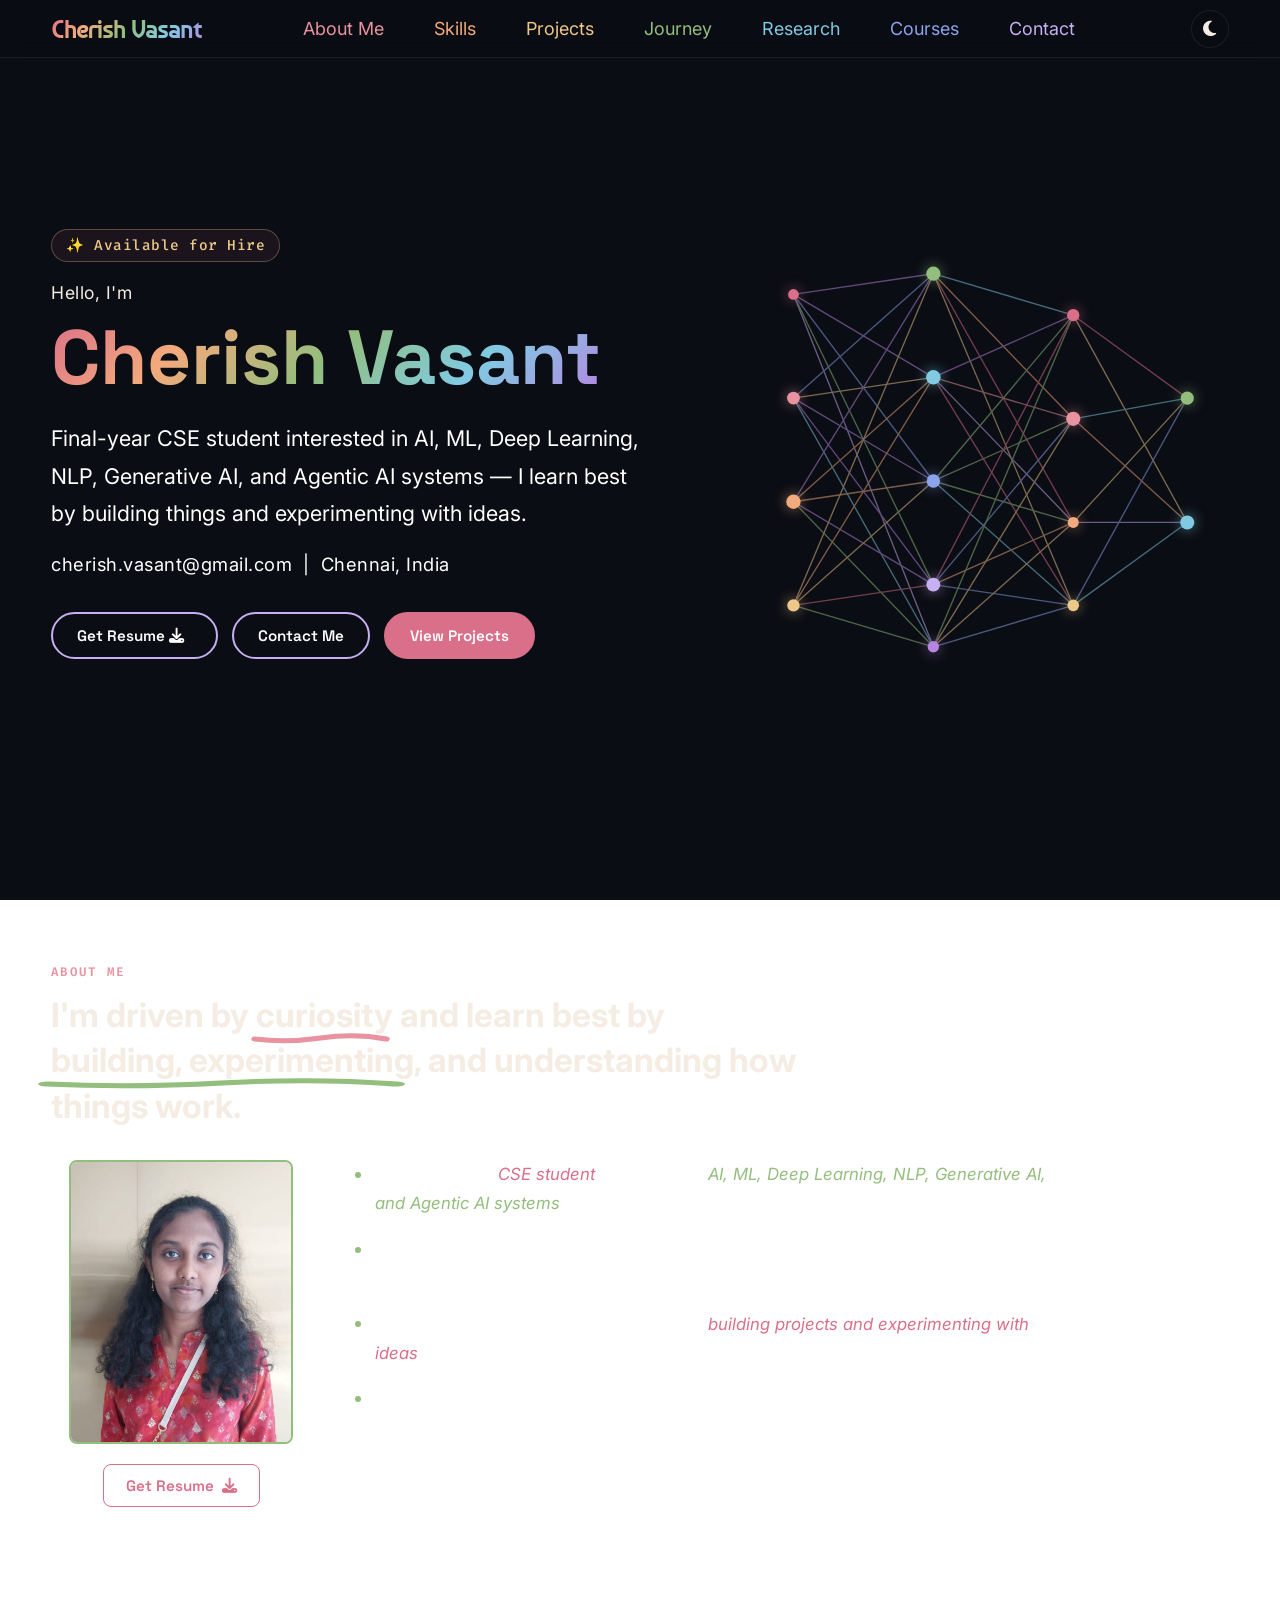
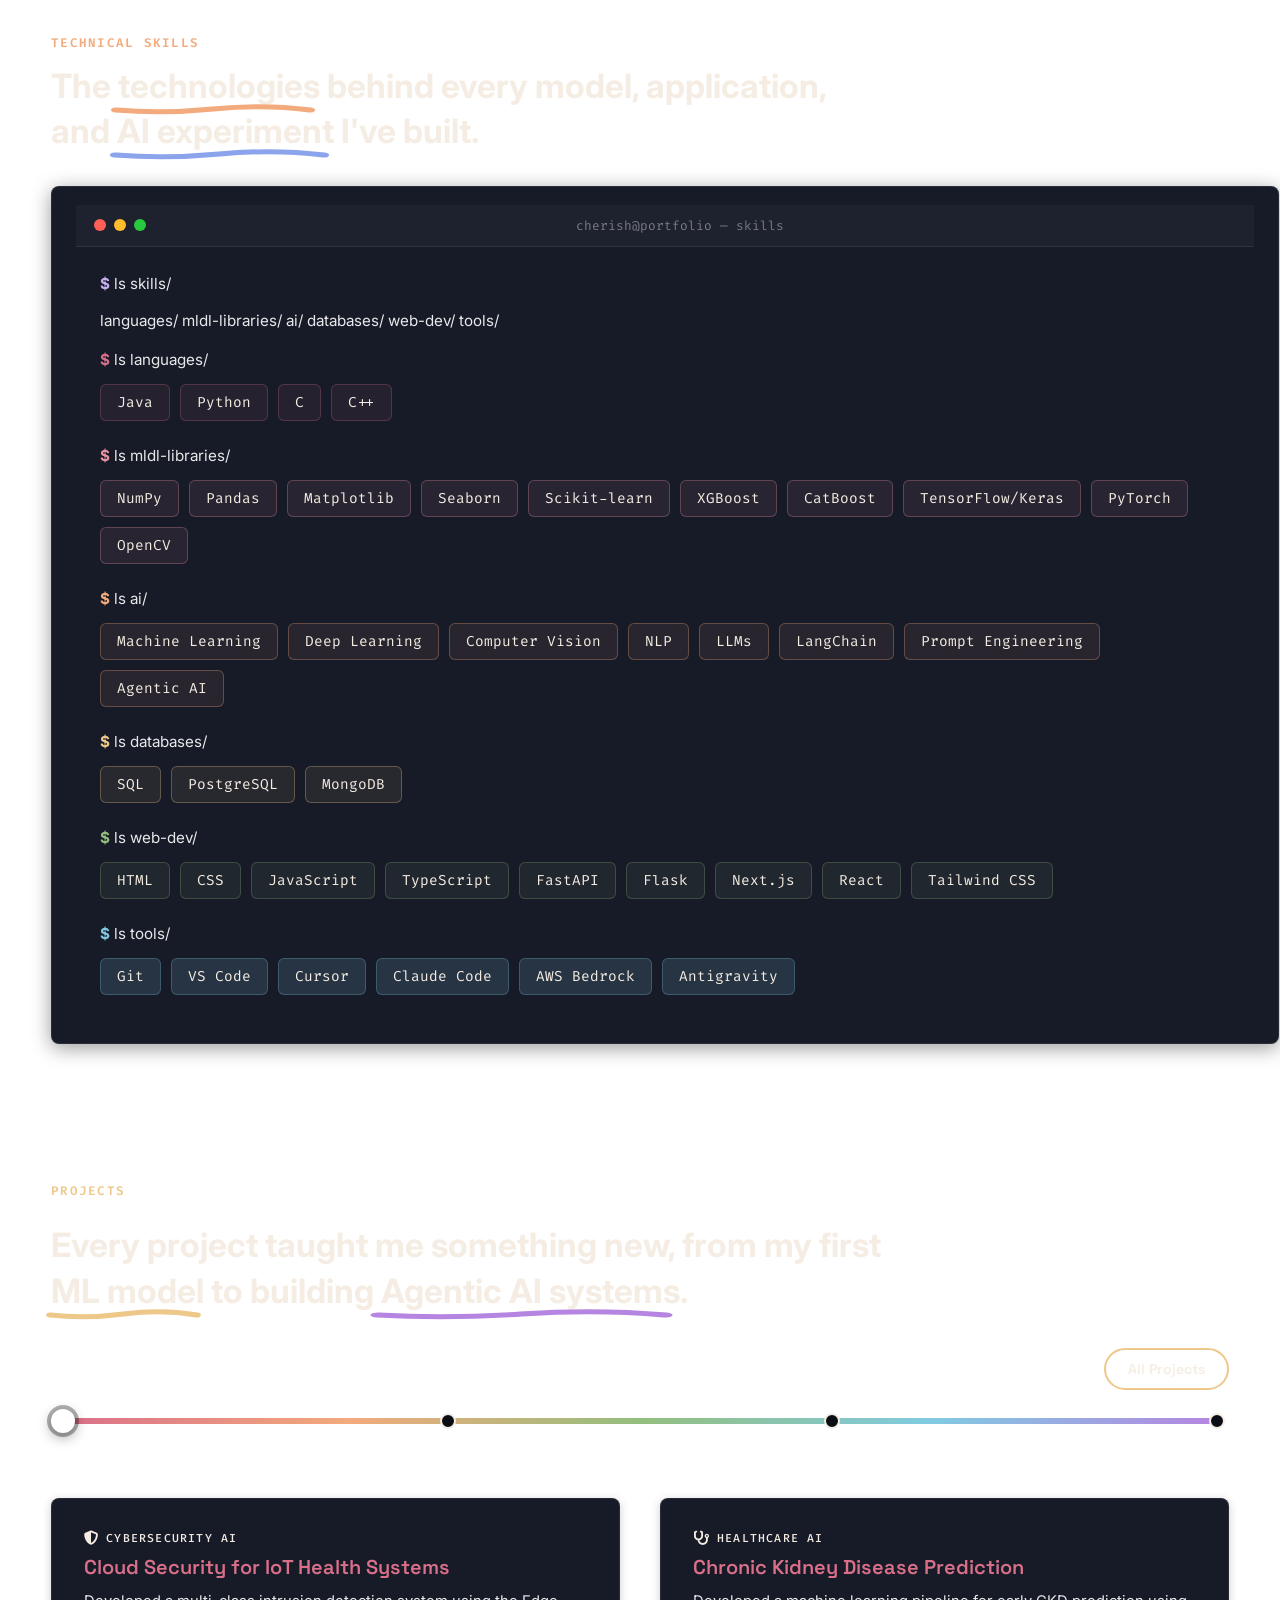
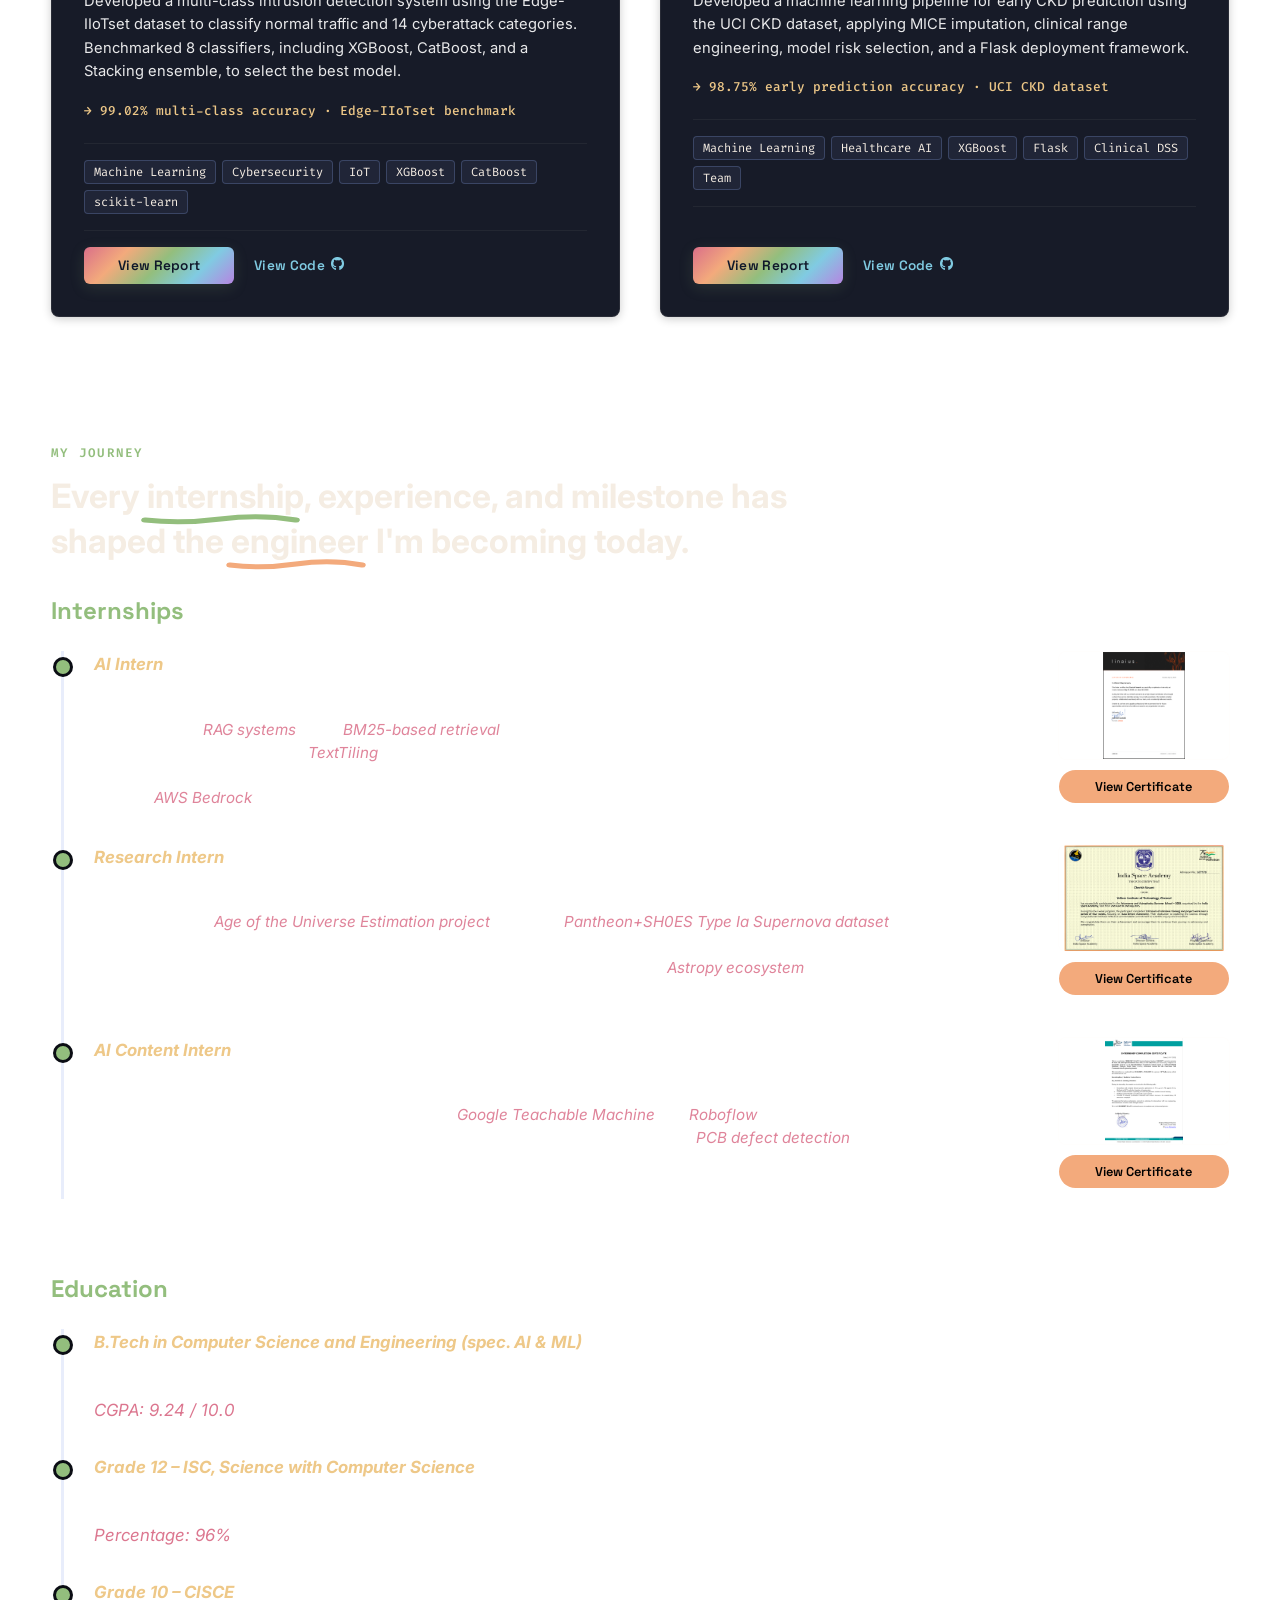
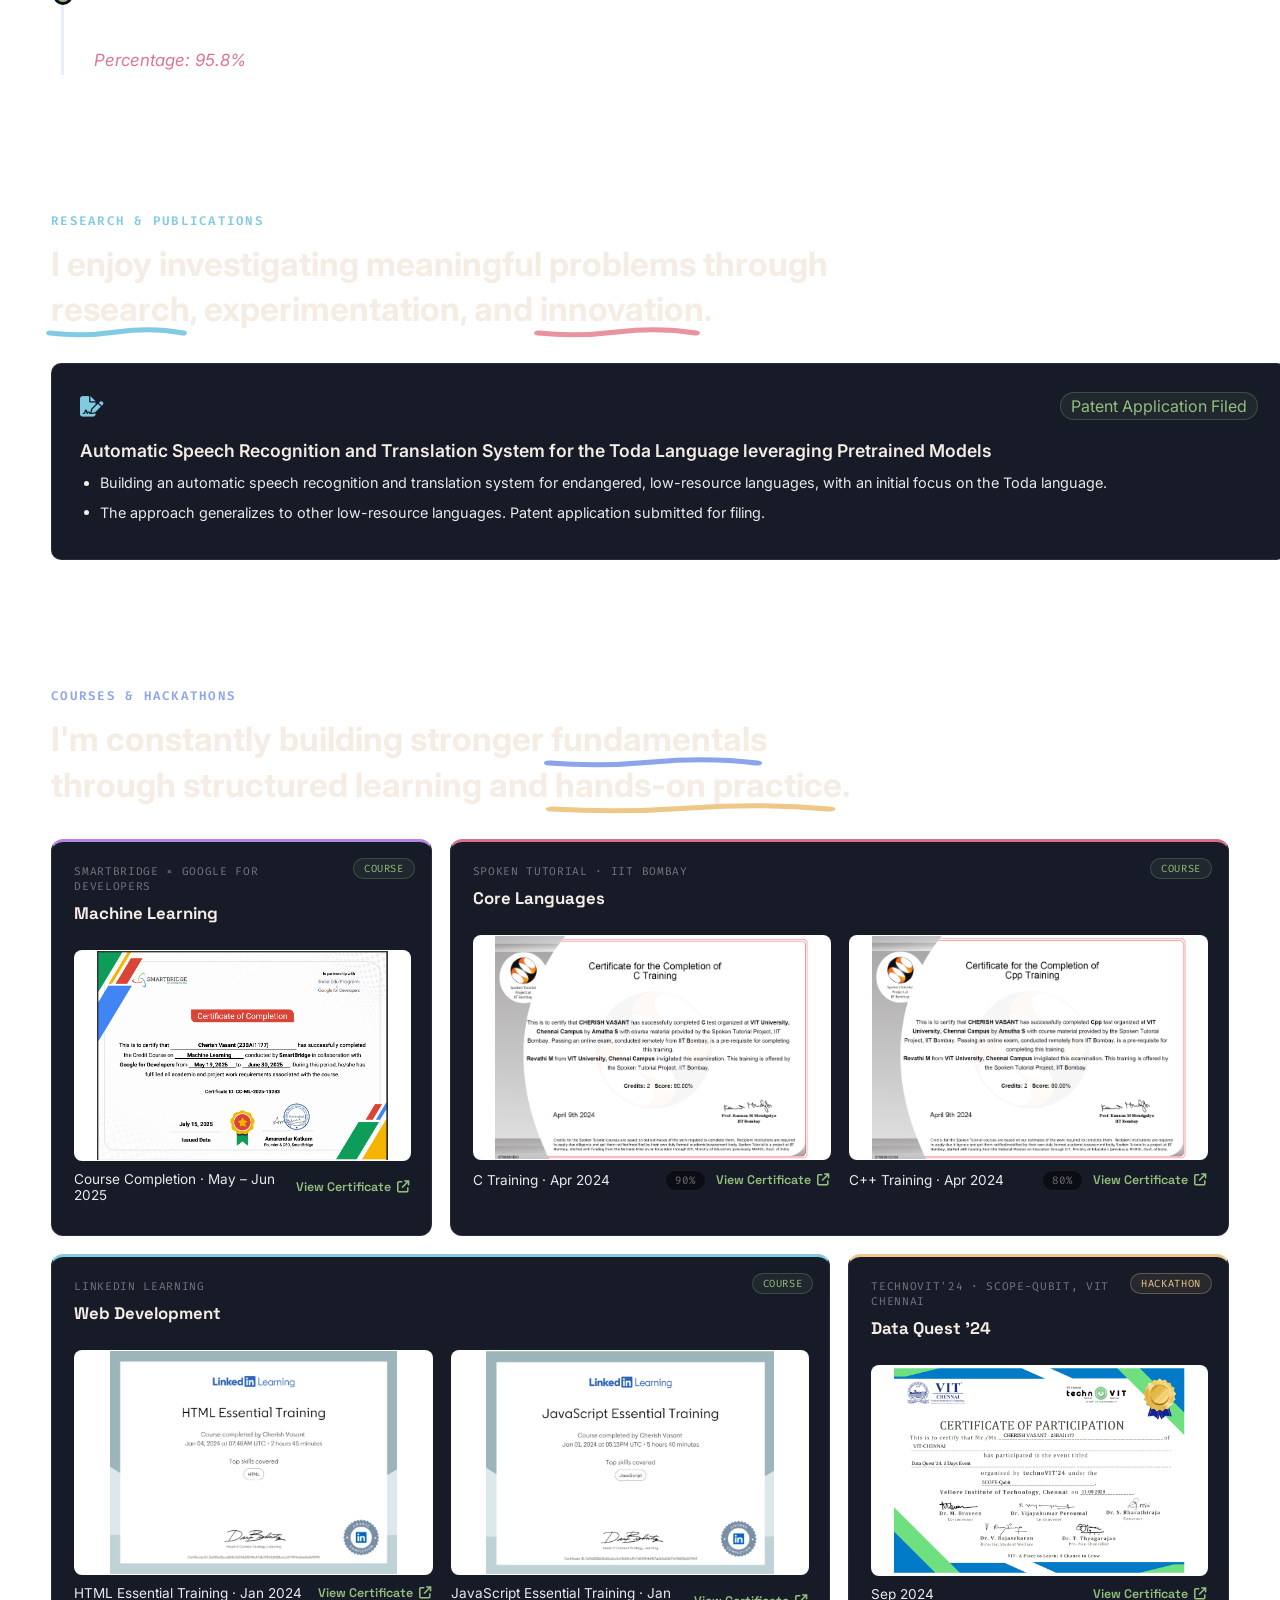
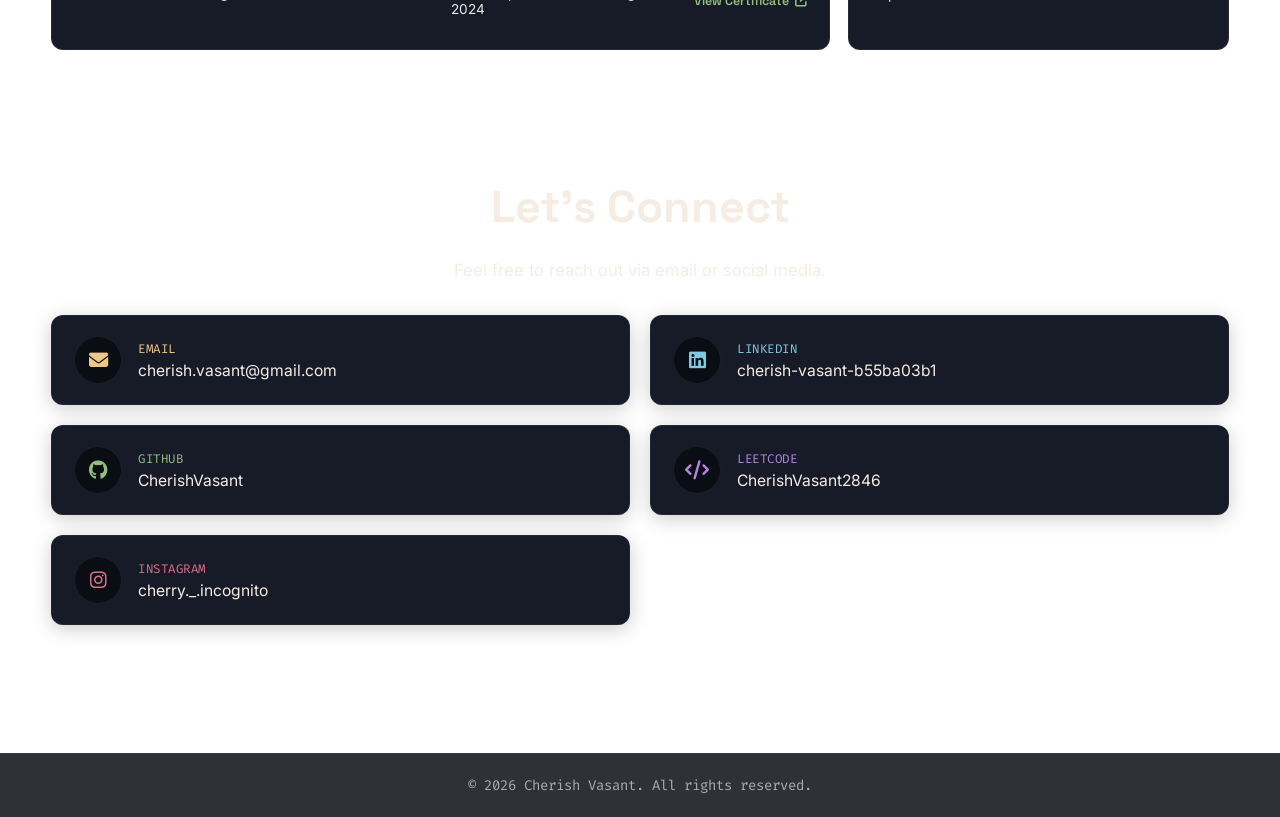
<file: index.html>
<!DOCTYPE html>
<html lang="en">

<head>
  <meta charset="UTF-8" />
  <meta name="viewport" content="width=device-width, initial-scale=1.0" />
  <link rel="icon" type="image/x-icon" href="images/PinkSky.png" />
  <title>Cherish Vasant | Portfolio</title>

  <!-- Open Graph / SEO Meta Tags -->
  <meta name="description"
    content="Portfolio of Cherish Vasant, a final-year CSE student interested in AI, ML, Deep Learning, NLP, Generative AI, and Agentic AI systems." />
  <meta property="og:title" content="Cherish Vasant | Portfolio" />
  <meta property="og:description"
    content="Explore my portfolio featuring flagship projects in Deep Learning, Time Series, Music AI, and healthcare data-driven systems." />

  <!--
    CACHE-BUSTING: bump the ?v= number every time you push changes to
    styles.css or script.js. GitHub Pages / browsers aggressively cache
    static assets, so without this you can push a fix and still see the
    old broken version for a while.
  -->
  <link rel="stylesheet" href="styles.css?v=33" />

  <link rel="preconnect" href="https://fonts.googleapis.com">
  <link rel="preconnect" href="https://fonts.gstatic.com" crossorigin>
  <link
    href="https://fonts.googleapis.com/css2?family=Baumans&family=Fira+Code:wght@400;500;700&family=Inter:wght@300;400;500;600;700&family=Space+Grotesk:wght@400;500;600;700&display=swap"
    rel="stylesheet">

  <link rel="stylesheet"
    href="https://fonts.googleapis.com/css2?family=Material+Symbols+Outlined:opsz,wght,FILL,GRAD@24,400,0,0&icon_names=icecream" />

  <!--
    Font Awesome: loaded ONCE via cdnjs. The previous kit.fontawesome.com
    script tag used a placeholder "YOUR_KIT_CODE" that was never replaced
    with a real kit ID. That endpoint returns 403 Forbidden for any
    invalid/placeholder kit code — that was your console 403. It has been
    removed; this single stylesheet is sufficient for every fa-* icon used
    on this page.
  -->
  <link rel="stylesheet" href="https://cdnjs.cloudflare.com/ajax/libs/font-awesome/6.4.2/css/all.min.css" />

  <script src="script.js?v=6" defer></script>
  <script src="sprinkles.js?v=2" defer></script>
</head>

<body>
  <canvas id="sprinkles" aria-hidden="true"></canvas>

  <header>
    <nav class="navbar">
      <h1 class="nav-head"><a href="#" style="text-decoration:none;color:inherit;"><span class="gradient-text">Cherish
            Vasant</span></a></h1>
      <ul class="menu">
        <li><a href="#about-me">About Me</a></li>
        <li><a href="#skills">Skills</a></li>
        <li><a href="#projects">Projects</a></li>
        <li><a href="#resume">Journey</a></li>
        <li><a href="#research">Research</a></li>
        <li><a href="#courses">Courses</a></li>
        <li><a href="#contact">Contact</a></li>
      </ul>
      <div style="display: flex; align-items: center; gap: 10px;">
        <button type="button" class="theme-toggle-btn" id="themeToggle" aria-label="Toggle Light and Dark Mode" title="Toggle Theme">
          <i class="fa-solid fa-moon" id="themeIcon"></i>
        </button>
        <button type="button" class="nav-toggle" id="navToggle" aria-label="Toggle navigation">
          <span></span>
          <span></span>
          <span></span>
        </button>
      </div>
    </nav>
  </header>

  <!-- ═══════════════ HERO ═══════════════ -->
  <div class="hero">
    <div class="cosmic-dust"></div>

    <div class="hero-grid">
      <div class="hero-content">
        <div class="hire-badge">✨ Available for Hire</div>
        <p class="hero-hi">Hello, I'm</p>
        <h1 class="name-line"><span class="accent">Cherish Vasant</span></h1>
        <p class="tagline">Final-year CSE student interested in AI, ML, Deep Learning, NLP, Generative AI, and Agentic AI systems — I learn best by building things and experimenting with ideas.</p>

        <p class="contact-info-header">
          cherish.vasant@gmail.com
          &nbsp;|&nbsp; Chennai, India
        </p>

        <div class="cta-group">
          <a class="cta cta-outline-lavender" href="documents/Resume.pdf" target="_blank">Get Resume <i class="fa-solid fa-download"></i></a>
          <a class="cta cta-outline-lavender" href="#contact">Contact Me</a>
          <a class="cta cta-filled-pink" href="#projects">View Projects</a>
        </div>
      </div>

      <div class="hero-visual" aria-hidden="true">
        <svg viewBox="0 0 460 400">
          <g id="heroEdges" stroke-width="1.3" fill="none" opacity=".5"></g>
          <g id="heroNodes"></g>
        </svg>
      </div>
    </div>
  </div>

  <div class="back-to-top" id="backToTop">
    <span class="material-symbols-outlined">icecream</span>
  </div>

  <div class="content">

    <!-- ═══════════════ ABOUT ME ═══════════════ -->
    <div class="component comp2 fade-in" id="about-me">
      <h1 class="section-head eyebrow">About Me</h1>
      <p class="section-headline">I'm driven by <span class="u" style="--u:var(--color-salmon)">curiosity<svg viewBox="0 0 100 12" preserveAspectRatio="none"><path d="M2,8 Q25,12 50,7 T98,8" stroke="var(--u)" stroke-width="5" fill="none" stroke-linecap="round"/></svg></span> and learn best by <span class="u" style="--u:var(--color-sage)">building, experimenting<svg viewBox="0 0 100 12" preserveAspectRatio="none"><path d="M2,8 Q25,12 50,7 T98,8" stroke="var(--u)" stroke-width="5" fill="none" stroke-linecap="round"/></svg></span>, and understanding how things work.</p>

      <div class="about-grid">
        <div class="about-media">
          <div class="image-container glow">
            <img src="images/profile_pic.jpg" alt="My Profile Picture" />
          </div>
          <a class="resume-download-btn" href="documents/Resume.pdf" target="_blank">
            Get Resume <i class="fa-solid fa-download"></i>
          </a>
        </div>

        <div class="about-me-content">
          <ul class="about-list">
            <li>I'm a final-year <span class="highlight-accent highlight-italic">CSE student</span>, interested in
              <span class="highlight-primary highlight-italic">AI, ML, Deep Learning, NLP, Generative AI, and Agentic AI systems</span>.</li>
            <li>I enjoy understanding how these models work and how they can be used to solve real-world problems.</li>
            <li>I love problem solving, and I learn best by <span class="highlight-accent highlight-italic">building projects and experimenting with ideas</span>.</li>
            <li>I'm always trying to go deeper, improve my skills, and turn what I learn into something practical.</li>
          </ul>
        </div>
      </div>
    </div>

    <!-- ═══════════════ TECHNICAL SKILLS ═══════════════ -->
    <div class="component comp fade-in" id="skills">
      <h1 class="section-head eyebrow">Technical Skills</h1>
      <p class="section-headline">The <span class="u" style="--u:var(--color-coral)">technologies<svg viewBox="0 0 100 12" preserveAspectRatio="none"><path d="M2,8 Q25,12 50,7 T98,8" stroke="var(--u)" stroke-width="5" fill="none" stroke-linecap="round"/></svg></span> behind every model, application, and <span class="u" style="--u:var(--color-periwinkle)">AI experiment<svg viewBox="0 0 100 12" preserveAspectRatio="none"><path d="M2,8 Q25,12 50,7 T98,8" stroke="var(--u)" stroke-width="5" fill="none" stroke-linecap="round"/></svg></span> I've built.</p>

      <div class="terminal-bio-container skills-terminal">
        <div class="terminal-header">
          <span class="terminal-dot red"></span>
          <span class="terminal-dot yellow"></span>
          <span class="terminal-dot green"></span>
          <span class="terminal-title">cherish@portfolio — skills</span>
        </div>

        <div class="terminal-body">
          <p class="prompt-line"><span class="prompt">$</span> ls skills/</p>
          <p class="terminal-text">languages/  mldl-libraries/  ai/  databases/  web-dev/  tools/</p>

          <div class="skills-category">
            <p class="prompt-line" style="margin-top: 14px;"><span class="prompt">$</span> ls languages/</p>
            <div class="skills-list">
              <span class="skill-tag">Java</span>
              <span class="skill-tag">Python</span>
              <span class="skill-tag">C</span>
              <span class="skill-tag">C++</span>
            </div>
          </div>

          <div class="skills-category">
            <p class="prompt-line"><span class="prompt">$</span> ls mldl-libraries/</p>
            <div class="skills-list">
              <span class="skill-tag">NumPy</span>
              <span class="skill-tag">Pandas</span>
              <span class="skill-tag">Matplotlib</span>
              <span class="skill-tag">Seaborn</span>
              <span class="skill-tag">Scikit-learn</span>
              <span class="skill-tag">XGBoost</span>
              <span class="skill-tag">CatBoost</span>
              <span class="skill-tag">TensorFlow/Keras</span>
              <span class="skill-tag">PyTorch</span>
              <span class="skill-tag">OpenCV</span>
            </div>
          </div>

          <div class="skills-category">
            <p class="prompt-line"><span class="prompt">$</span> ls ai/</p>
            <div class="skills-list">
              <span class="skill-tag">Machine Learning</span>
              <span class="skill-tag">Deep Learning</span>
              <span class="skill-tag">Computer Vision</span>
              <span class="skill-tag">NLP</span>
              <span class="skill-tag">LLMs</span>
              <span class="skill-tag">LangChain</span>
              <span class="skill-tag">Prompt Engineering</span>
              <span class="skill-tag">Agentic AI</span>
            </div>
          </div>

          <div class="skills-category">
            <p class="prompt-line"><span class="prompt">$</span> ls databases/</p>
            <div class="skills-list">
              <span class="skill-tag">SQL</span>
              <span class="skill-tag">PostgreSQL</span>
              <span class="skill-tag">MongoDB</span>
            </div>
          </div>

          <div class="skills-category">
            <p class="prompt-line"><span class="prompt">$</span> ls web-dev/</p>
            <div class="skills-list">
              <span class="skill-tag">HTML</span>
              <span class="skill-tag">CSS</span>
              <span class="skill-tag">JavaScript</span>
              <span class="skill-tag">TypeScript</span>
              <span class="skill-tag">FastAPI</span>
              <span class="skill-tag">Flask</span>
              <span class="skill-tag">Next.js</span>
              <span class="skill-tag">React</span>
              <span class="skill-tag">Tailwind CSS</span>
            </div>
          </div>

          <div class="skills-category">
            <p class="prompt-line"><span class="prompt">$</span> ls tools/</p>
            <div class="skills-list">
              <span class="skill-tag">Git</span>
              <span class="skill-tag">VS Code</span>
              <span class="skill-tag">Cursor</span>
              <span class="skill-tag">Claude Code</span>
              <span class="skill-tag">AWS Bedrock</span>
              <span class="skill-tag">Antigravity</span>
            </div>
          </div>
        </div>
      </div>
    </div>

    <!-- ═══════════════ PROJECTS ═══════════════ -->
    <div class="component comp fade-in" id="projects">
      <div class="projects-header-flex">
        <h1 class="section-head eyebrow">Projects</h1>
        <div class="secret-square-wrapper">
          <a href="secret-projects/secret-projects.html" class="secret-square-btn" aria-label="Secret Projects Easter Egg" title="Secret Projects">
            <div class="secret-square-inner">
              <div class="secret-square-front"></div>
              <div class="secret-square-back">
                <i class="fa-solid fa-user-secret"></i>
              </div>
            </div>
          </a>
        </div>
      </div>
      <p class="section-headline">Every project taught me something new, from my first <span class="u" style="--u:var(--color-gold)">ML model<svg viewBox="0 0 100 12" preserveAspectRatio="none"><path d="M2,8 Q25,12 50,7 T98,8" stroke="var(--u)" stroke-width="5" fill="none" stroke-linecap="round"/></svg></span> to building <span class="u" style="--u:var(--color-amethyst)">Agentic AI systems<svg viewBox="0 0 100 12" preserveAspectRatio="none"><path d="M2,8 Q25,12 50,7 T98,8" stroke="var(--u)" stroke-width="5" fill="none" stroke-linecap="round"/></svg></span>.</p>

      <div class="projects-toolbar">
        <p class="section-lead">Drag the marker, or click a stop, to move across the spectrum.</p>
        <button type="button" class="all-projects-btn" id="allProjectsBtn">All Projects</button>
      </div>

      <div class="spectrum-wrap" id="spectrumWrap">
        <div class="spectrum-track" id="specTrack">
          <button type="button" class="spectrum-tick active" data-cat="ml" style="left:0%;" aria-label="Machine Learning"></button>
          <button type="button" class="spectrum-tick" data-cat="dl" style="left:33.333%;" aria-label="Deep Learning"></button>
          <button type="button" class="spectrum-tick" data-cat="nlp" style="left:66.666%;" aria-label="NLP"></button>
          <button type="button" class="spectrum-tick" data-cat="genai" style="left:100%;" aria-label="Gen AI"></button>
          <div class="spectrum-marker" id="specMarker" style="left:0%;" tabindex="0" role="slider" aria-valuemin="0" aria-valuemax="3" aria-valuenow="0" aria-label="Discipline spectrum"></div>
        </div>
        <div class="spectrum-labels">
          <span>Machine Learning</span>
          <span>Deep Learning</span>
          <span>NLP</span>
          <span>Gen AI</span>
        </div>
      </div>

      <div class="projects-grid">
        <!-- Project 1: TrebleAI -->
        <div class="project-card" data-cat="genai">
          <div class="project-card-content">
            <div class="project-eyebrow">
              <i class="fa-solid fa-music"></i>
              <span>MUSIC AI</span>
            </div>
            <h2>TrebleAI | AI-Powered Music Platform</h2>
            <p>Designed and developed TrebleAI, an AI-powered self-learning music platform that enables users to independently learn and practice sheet music through intelligent automation, reducing reliance on instructors and tutorial videos.</p>
            <div class="project-stat">→ 89.6% diatonicity ratio · Audiveris OMR pipeline</div>
            <hr class="card-divider">
            <div class="tech-tags">
              <span class="tech-tag">LangChain</span>
              <span class="tech-tag">FastAPI</span>
              <span class="tech-tag">Next.js</span>
              <span class="tech-tag">TypeScript</span>
              <span class="tech-tag">music21</span>
              <span class="tech-tag">PostgreSQL</span>
            </div>
            <hr class="card-divider">
            <div class="project-ctas">
              <a class="project-cta" href="reports/TrebleAI_report.html">View Report</a>
              <a class="project-cta secondary" href="https://github.com/CherishVasant/Treble-AI" target="_blank">View Code <i class="fa-brands fa-github"></i></a>
            </div>
          </div>
        </div>

        <!-- Project 2: Cloud Security IoT -->
        <div class="project-card" data-cat="ml">
          <div class="project-card-content">
            <div class="project-eyebrow">
              <i class="fa-solid fa-shield-halved"></i>
              <span>CYBERSECURITY AI</span>
            </div>
            <h2>Cloud Security for IoT Health Systems</h2>
            <p>Developed a multi-class intrusion detection system using the Edge-IIoTset dataset to classify normal traffic and 14 cyberattack categories. Benchmarked 8 classifiers, including XGBoost, CatBoost, and a Stacking ensemble, to select the best model.</p>
            <div class="project-stat">→ 99.02% multi-class accuracy · Edge-IIoTset benchmark</div>
            <hr class="card-divider">
            <div class="tech-tags">
              <span class="tech-tag">Machine Learning</span>
              <span class="tech-tag">Cybersecurity</span>
              <span class="tech-tag">IoT</span>
              <span class="tech-tag">XGBoost</span>
              <span class="tech-tag">CatBoost</span>
              <span class="tech-tag">scikit-learn</span>
            </div>
            <hr class="card-divider">
            <div class="project-ctas">
              <a class="project-cta" href="reports/Cloud-Security-In-IoT_report.html">View Report</a>
              <a class="project-cta secondary" href="https://github.com/CherishVasant/Cloud-Security-In-IoT" target="_blank">View Code <i class="fa-brands fa-github"></i></a>
            </div>
          </div>
        </div>

        <!-- Project 3: ECG AF Detection -->
        <div class="project-card" data-cat="dl">
          <div class="project-card-content">
            <div class="project-eyebrow">
              <i class="fa-solid fa-heart-pulse"></i>
              <span>BIOMEDICAL AI</span>
            </div>
            <h2>Atrial Fibrillation ECG Detection</h2>
            <p>Developed a hierarchical deep learning pipeline using the PhysioNet/CinC 2017 Challenge dataset to classify signals into Normal, Atrial Fibrillation, Other Arrhythmias, and Noisy classes despite class imbalance.</p>
            <div class="project-stat">→ 85.98% accuracy · PhysioNet dataset</div>
            <hr class="card-divider">
            <div class="tech-tags">
              <span class="tech-tag">Deep Learning</span>
              <span class="tech-tag">PyTorch</span>
              <span class="tech-tag">EfficientNet</span>
              <span class="tech-tag">TCN</span>
              <span class="tech-tag">Time Series</span>
              <span class="tech-tag">Biomedical AI</span>
            </div>
            <hr class="card-divider">
            <div class="project-ctas">
              <a class="project-cta" href="reports/Atrial-Fibrillation-Detection_report.html">View Report</a>
              <a class="project-cta secondary" href="https://github.com/CherishVasant/Atrial-Fibrillation-Detection" target="_blank">View Code <i class="fa-brands fa-github"></i></a>
            </div>
          </div>
        </div>

        <!-- Project 4: CKD Prediction -->
        <div class="project-card" data-cat="ml">
          <div class="project-card-content">
            <div class="project-eyebrow">
              <i class="fa-solid fa-stethoscope"></i>
              <span>HEALTHCARE AI</span>
            </div>
            <h2>Chronic Kidney Disease Prediction</h2>
            <p>Developed a machine learning pipeline for early CKD prediction using the UCI CKD dataset, applying MICE imputation, clinical range engineering, model risk selection, and a Flask deployment framework.</p>
            <div class="project-stat">→ 98.75% early prediction accuracy · UCI CKD dataset</div>
            <hr class="card-divider">
            <div class="tech-tags">
              <span class="tech-tag">Machine Learning</span>
              <span class="tech-tag">Healthcare AI</span>
              <span class="tech-tag">XGBoost</span>
              <span class="tech-tag">Flask</span>
              <span class="tech-tag">Clinical DSS</span>
              <span class="tech-tag">Team</span>
            </div>
            <hr class="card-divider">
            <div class="project-ctas">
              <a class="project-cta" href="reports/CKD_Prediction_report.html">View Report</a>
              <a class="project-cta secondary" href="https://github.com/CherishVasant/Chronic-Kidney-Disease-Prediction" target="_blank">View Code <i class="fa-brands fa-github"></i></a>
            </div>
          </div>
        </div>

        <!-- Project 5: Age of the Universe Estimation -->
        <div class="project-card">
          <div class="project-card-content">
            <div class="project-eyebrow">
              <i class="fa-solid fa-meteor"></i>
              <span>ASTROPHYSICS</span>
            </div>
            <h2>Age of the Universe Estimation</h2>
            <p>Measured the Hubble constant and matter density parameter by fitting a flat &Lambda;CDM cosmological model to Type Ia supernova distance moduli from the Pantheon+SH0ES sample, then derived the age of the universe via numerical integration.</p>
            <div class="project-stat">→ H&#8320; = 72.97 km/s/Mpc · Age &asymp; 12.36 Gyr</div>
            <hr class="card-divider">
            <div class="tech-tags">
              <span class="tech-tag">Astropy</span>
              <span class="tech-tag">SciPy</span>
              <span class="tech-tag">NumPy</span>
              <span class="tech-tag">Cosmology</span>
              <span class="tech-tag">Python</span>
              <span class="tech-tag">Pantheon+SH0ES</span>
            </div>
            <hr class="card-divider">
            <div class="project-ctas">
              <a class="project-cta" href="reports/Age-Of-Universe-Estimation_report.html">View Report</a>
              <a class="project-cta secondary" href="https://github.com/CherishVasant/Age-Of-Universe-Estimation" target="_blank">View Code <i class="fa-brands fa-github"></i></a>
            </div>
          </div>
        </div>

        <!-- Project: Northbound AI -->
        <div class="project-card">
          <div class="project-card-content">
            <div class="project-eyebrow">
              <i class="fa-solid fa-compass"></i>
              <span>CAREER AI</span>
              <span class="status-pill">Under Development</span>
            </div>
            <h2>Northbound AI | Placement Preparation Tracker</h2>
            <p>A unified, high-performance web dashboard that centralizes coding preparation (DSA tracker), theoretical computer science notes, job application pipelines, and mock HR interview answers, supported by an interactive AI Copilot.</p>
            <div class="project-stat">→ 100% local-first offline state persistence</div>
            <hr class="card-divider">
            <div class="tech-tags">
              <span class="tech-tag">Next.js</span>
              <span class="tech-tag">Tailwind CSS v4</span>
              <span class="tech-tag">TypeScript</span>
              <span class="tech-tag">AI Copilot</span>
              <span class="tech-tag">shadcn/ui</span>
              <span class="tech-tag">FastAPI Sync</span>
            </div>
            <hr class="card-divider">
            <div class="project-ctas">
              <a class="project-cta" href="https://northbound-ai-seven.vercel.app/" target="_blank">Try It <i class="fa-solid fa-arrow-up-right-from-square"></i></a>
              <a class="project-cta secondary" href="https://github.com/CherishVasant/Northbound-AI" target="_blank">View Code <i class="fa-brands fa-github"></i></a>
            </div>
          </div>
        </div>

        <!-- Project 7: Toda Language ASR & Translation -->
        <div class="project-card" data-cat="nlp">
          <div class="project-card-content">
            <div class="project-eyebrow">
              <i class="fa-solid fa-language"></i>
              <span>NLP</span>
            </div>
            <h2>Toda Language ASR &amp; Translation</h2>
            <p>Automatic speech recognition and translation system for the endangered, low-resource Toda language, built on pretrained models — the approach generalizes to other low-resource languages. Patent application filed.</p>
            <div class="project-stat">→ Patent application filed</div>
            <hr class="card-divider">
            <div class="tech-tags">
              <span class="tech-tag">NLP</span>
              <span class="tech-tag">Speech Recognition</span>
              <span class="tech-tag">Low-Resource Languages</span>
            </div>
            <hr class="card-divider">
            <div class="project-ctas">
              <a class="project-cta secondary" href="#research">View Research <i class="fa-solid fa-arrow-right"></i></a>
            </div>
          </div>
        </div>
      </div>
    </div>

    <!-- ═══════════════ MY JOURNEY (Resume) ═══════════════ -->
    <div class="component comp2 fade-in" id="resume">
      <h1 class="section-head eyebrow">My Journey</h1>
      <p class="section-headline">Every <span class="u" style="--u:var(--color-sage)">internship<svg viewBox="0 0 100 12" preserveAspectRatio="none"><path d="M2,8 Q25,12 50,7 T98,8" stroke="var(--u)" stroke-width="5" fill="none" stroke-linecap="round"/></svg></span>, experience, and milestone has shaped the <span class="u" style="--u:var(--color-coral)">engineer<svg viewBox="0 0 100 12" preserveAspectRatio="none"><path d="M2,8 Q25,12 50,7 T98,8" stroke="var(--u)" stroke-width="5" fill="none" stroke-linecap="round"/></svg></span> I'm becoming today.</p>

      <div class="journey-stack">
        <!-- Internships -->
        <div class="work-experience-block">
          <h2>Internships</h2>
          <div class="timeline">
            <div class="timeline-item">
              <div class="timeline-dot"></div>
              <div class="timeline-content timeline-content-with-cert">
                <div class="timeline-body">
                  <div class="timeline-header">
                    <div class="timeline-title-group">
                      <p class="role">AI Intern</p>
                      <p class="institute">Linaius</p>
                    </div>
                    <div class="timeline-date-group">
                      <p class="year">May 2026 – June 2026</p>
                      <p class="location-tag">Remote</p>
                    </div>
                  </div>
                  <p class="cont" style="font-size: 0.95rem; opacity: 0.85; line-height: 1.5; margin-top: 8px;">
                    • Learned how <span class="highlight-accent highlight-italic">RAG systems</span> work, <span class="highlight-accent highlight-italic">BM25-based retrieval</span> and benchmark-driven evaluation practices, alongside NLP text-segmentation techniques like <span class="highlight-accent highlight-italic">TextTiling</span> for large-scale language pipelines.<br>
                    • Designed prompting strategies (task decomposition, two-stage extraction, neutral framing) and made programmatic LLM calls through <span class="highlight-accent highlight-italic">AWS Bedrock</span>, with cost tracking and performance optimizations like caching, streaming, and concurrency.
                  </p>
                </div>
                <div class="timeline-cert">
                  <img class="timeline-cert-thumb" src="images/CertificatePics/LinaiusLetter.png" alt="Linaius internship certificate" loading="lazy">
                  <a class="timeline-cert-btn" href="documents/Linaius_Letter_of_Experience.pdf" target="_blank">View Certificate</a>
                </div>
              </div>
            </div>
            <div class="timeline-item">
              <div class="timeline-dot"></div>
              <div class="timeline-content timeline-content-with-cert">
                <div class="timeline-body">
                  <div class="timeline-header">
                    <div class="timeline-title-group">
                      <p class="role">Research Intern</p>
                      <p class="institute">Indian Space Academy (ISA)</p>
                    </div>
                    <div class="timeline-date-group">
                      <p class="year">June 2025 – July 2025</p>
                      <p class="location-tag">Remote</p>
                    </div>
                  </div>
                  <p class="cont" style="font-size: 0.95rem; opacity: 0.85; line-height: 1.5; margin-top: 8px;">
                    • Developed the <span class="highlight-accent highlight-italic">Age of the Universe Estimation project</span> using the <span class="highlight-accent highlight-italic">Pantheon+SH0ES Type Ia Supernova dataset</span> to estimate the Hubble parameter and compute the age of the universe through cosmological data analysis and numerical methods.<br>
                    • Worked extensively with astronomical datasets, FITS files, data cubes, and the <span class="highlight-accent highlight-italic">Astropy ecosystem</span> for scientific data processing, visualization, and analysis in Python.
                  </p>
                </div>
                <div class="timeline-cert">
                  <img class="timeline-cert-thumb" src="images/CertificatePics/ISACertificate.png" alt="Indian Space Academy internship certificate" loading="lazy">
                  <a class="timeline-cert-btn" href="documents/ISAInternship.pdf" target="_blank">View Certificate</a>
                </div>
              </div>
            </div>
            <div class="timeline-item">
              <div class="timeline-dot"></div>
              <div class="timeline-content timeline-content-with-cert">
                <div class="timeline-body">
                  <div class="timeline-header">
                    <div class="timeline-title-group">
                      <p class="role">AI Content Intern</p>
                      <p class="institute">FlyBrand Digital Solutions</p>
                    </div>
                    <div class="timeline-date-group">
                      <p class="year">May 2025 – June 2025</p>
                      <p class="location-tag">Remote</p>
                    </div>
                  </div>
                  <p class="cont" style="font-size: 0.95rem; opacity: 0.85; line-height: 1.5; margin-top: 8px;">
                    • Explored AI model development workflows using <span class="highlight-accent highlight-italic">Google Teachable Machine</span> and <span class="highlight-accent highlight-italic">Roboflow</span> by creating image, audio, and computer vision models for posture recognition, voice-command classification, and <span class="highlight-accent highlight-italic">PCB defect detection</span>.<br>
                    • Produced technical training demonstrations documenting model creation, dataset preparation, training, evaluation, and deployment workflows for educational AI content.
                  </p>
                </div>
                <div class="timeline-cert">
                  <img class="timeline-cert-thumb" src="images/CertificatePics/FlybrandCompletionCertificate.png" alt="FlyBrand Digital Solutions internship certificate" loading="lazy">
                  <a class="timeline-cert-btn" href="documents/flybrandInternshipCertificate.pdf" target="_blank">View Certificate</a>
                </div>
              </div>
            </div>
          </div>
        </div>

        <!-- Education -->
        <div class="education-block">
          <h2>Education</h2>
          <div class="timeline">
            <div class="timeline-item">
              <div class="timeline-dot"></div>
              <div class="timeline-content">
                <div class="timeline-header">
                  <div class="timeline-title-group">
                    <p class="role">B.Tech in Computer Science and Engineering (spec. AI &amp; ML)</p>
                    <p class="institute">Vellore Institute of Technology</p>
                  </div>
                  <p class="year">Aug 2023 – May 2027</p>
                </div>
                <p class="cont" style="margin-top: 8px;"><span class="highlight-accent highlight-italic">CGPA: 9.24 / 10.0</span></p>
              </div>
            </div>
            <div class="timeline-item">
              <div class="timeline-dot"></div>
              <div class="timeline-content">
                <div class="timeline-header">
                  <div class="timeline-title-group">
                    <p class="role">Grade 12 – ISC, Science with Computer Science</p>
                    <p class="institute">Sishya OMR</p>
                  </div>
                  <p class="year">2021 – 2023</p>
                </div>
                <p class="cont" style="margin-top: 8px;"><span class="highlight-accent highlight-italic">Percentage: 96%</span></p>
              </div>
            </div>
            <div class="timeline-item">
              <div class="timeline-dot"></div>
              <div class="timeline-content">
                <div class="timeline-header">
                  <div class="timeline-title-group">
                    <p class="role">Grade 10 – CISCE</p>
                    <p class="institute">St. Patrick's High School</p>
                  </div>
                  <p class="year">2019 – 2021</p>
                </div>
                <p class="cont" style="margin-top: 8px;"><span class="highlight-accent highlight-italic">Percentage: 95.8%</span></p>
              </div>
            </div>
          </div>
        </div>
      </div>
    </div>

    <!-- ═══════════════ RESEARCH & PUBLICATIONS ═══════════════ -->
    <div class="component comp fade-in" id="research">
      <h1 class="section-head eyebrow">Research &amp; Publications</h1>
      <p class="section-headline">I enjoy investigating meaningful problems through <span class="u" style="--u:var(--color-sky)">research<svg viewBox="0 0 100 12" preserveAspectRatio="none"><path d="M2,8 Q25,12 50,7 T98,8" stroke="var(--u)" stroke-width="5" fill="none" stroke-linecap="round"/></svg></span>, experimentation, and <span class="u" style="--u:var(--color-salmon)">innovation<svg viewBox="0 0 100 12" preserveAspectRatio="none"><path d="M2,8 Q25,12 50,7 T98,8" stroke="var(--u)" stroke-width="5" fill="none" stroke-linecap="round"/></svg></span>.</p>

      <div class="research-card">
        <div class="research-card-header">
          <i class="fa-solid fa-file-signature research-card-icon"></i>
          <span class="status-pill">Patent Application Filed</span>
        </div>
        <p class="research-card-title">Automatic Speech Recognition and Translation System for the Toda Language leveraging Pretrained Models</p>
        <ul class="research-card-meta">
          <li>Building an automatic speech recognition and translation system for endangered, low-resource languages, with an initial focus on the Toda language.</li>
          <li>The approach generalizes to other low-resource languages. Patent application submitted for filing.</li>
        </ul>
      </div>
    </div>

    <!-- ═══════════════ COURSES & CERTIFICATIONS ═══════════════ -->
    <div class="component comp2 fade-in" id="courses">
      <h1 class="section-head eyebrow">Courses &amp; Hackathons</h1>
      <p class="section-headline">I'm constantly building stronger <span class="u" style="--u:var(--color-periwinkle)">fundamentals<svg viewBox="0 0 100 12" preserveAspectRatio="none"><path d="M2,8 Q25,12 50,7 T98,8" stroke="var(--u)" stroke-width="5" fill="none" stroke-linecap="round"/></svg></span> through structured learning and <span class="u" style="--u:var(--color-gold)">hands-on practice<svg viewBox="0 0 100 12" preserveAspectRatio="none"><path d="M2,8 Q25,12 50,7 T98,8" stroke="var(--u)" stroke-width="5" fill="none" stroke-linecap="round"/></svg></span>.</p>

      <div class="bento">
        <div class="bcard bcard-ml" style="--bc:var(--color-amethyst);">
          <span class="bcard-type">Course</span>
          <div class="blabel">SmartBridge × Google for Developers</div>
          <div class="bhead">Machine Learning</div>
          <div class="bitems">
            <a class="bitem" href="documents/Smartbridge/CompletionCertificateSmartBridge.pdf" target="_blank">
              <span class="bitem-thumb"><img src="images/CertificatePics/SmartbridgeCourseCompletion.png" alt="SmartBridge course completion certificate" loading="lazy"></span>
              <span class="bitem-row">
                <span class="bitem-text">Course Completion · May – Jun 2025</span>
                <span class="bitem-view">View Certificate <i class="fa-solid fa-arrow-up-right-from-square"></i></span>
              </span>
            </a>
          </div>
        </div>

        <div class="bcard bcard-languages" style="--bc:var(--color-rose);">
          <span class="bcard-type">Course</span>
          <div class="blabel">Spoken Tutorial · IIT Bombay</div>
          <div class="bhead">Core Languages</div>
          <div class="bitems bitems-row">
            <a class="bitem" href="documents/CHERISH-VASANT-C.pdf" target="_blank">
              <span class="bitem-thumb"><img src="images/CertificatePics/CSpoken.png" alt="C Training certificate" loading="lazy"></span>
              <span class="bitem-row">
                <span class="bitem-text">C Training · Apr 2024</span>
                <span class="badge2">90%</span>
                <span class="bitem-view">View Certificate <i class="fa-solid fa-arrow-up-right-from-square"></i></span>
              </span>
            </a>
            <a class="bitem" href="documents/CHERISH-VASANT-Cpp.pdf" target="_blank">
              <span class="bitem-thumb"><img src="images/CertificatePics/CppSpoken.png" alt="C++ Training certificate" loading="lazy"></span>
              <span class="bitem-row">
                <span class="bitem-text">C++ Training · Apr 2024</span>
                <span class="badge2">80%</span>
                <span class="bitem-view">View Certificate <i class="fa-solid fa-arrow-up-right-from-square"></i></span>
              </span>
            </a>
          </div>
        </div>

        <div class="bcard bcard-webdev" style="--bc:var(--color-sky);">
          <span class="bcard-type">Course</span>
          <div class="blabel">LinkedIn Learning</div>
          <div class="bhead">Web Development</div>
          <div class="bitems bitems-row">
            <a class="bitem" href="images/CertificatePics/HTMLLinkedIn.png" target="_blank">
              <span class="bitem-thumb"><img src="images/CertificatePics/HTMLLinkedIn.png" alt="HTML Essential Training certificate" loading="lazy"></span>
              <span class="bitem-row">
                <span class="bitem-text">HTML Essential Training · Jan 2024</span>
                <span class="bitem-view">View Certificate <i class="fa-solid fa-arrow-up-right-from-square"></i></span>
              </span>
            </a>
            <a class="bitem" href="images/CertificatePics/JSLinkedIn.png" target="_blank">
              <span class="bitem-thumb"><img src="images/CertificatePics/JSLinkedIn.png" alt="JavaScript Essential Training certificate" loading="lazy"></span>
              <span class="bitem-row">
                <span class="bitem-text">JavaScript Essential Training · Jan 2024</span>
                <span class="bitem-view">View Certificate <i class="fa-solid fa-arrow-up-right-from-square"></i></span>
              </span>
            </a>
          </div>
        </div>

        <div class="bcard bcard-hackathon" style="--bc:var(--color-gold);">
          <span class="bcard-type hackathon">Hackathon</span>
          <div class="blabel">technoVIT'24 · SCOPE-Qubit, VIT Chennai</div>
          <div class="bhead">Data Quest '24</div>
          <div class="bitems">
            <a class="bitem" href="documents/Certificate - Data Quest '24. 2 Days Event.pdf" target="_blank">
              <span class="bitem-thumb"><img src="images/CertificatePics/DataQuest24.png" alt="Data Quest '24 hackathon certificate" loading="lazy"></span>
              <span class="bitem-row">
                <span class="bitem-text">Sep 2024</span>
                <span class="bitem-view">View Certificate <i class="fa-solid fa-arrow-up-right-from-square"></i></span>
              </span>
            </a>
          </div>
        </div>
      </div>
    </div>

    <!-- ═══════════════ CONTACT ═══════════════ -->
    <div class="component comp fade-in" id="contact">
      <h1 class="section-head">Let's Connect</h1>
      <p class="connect-intro">Feel free to reach out via email or social media.</p>

      <div class="connect-links">
        <a class="connect-card" href="mailto:cherish.vasant@gmail.com" target="_blank" aria-label="Email">
          <span class="connect-icon"><i class="fa-solid fa-envelope"></i></span>
          <span class="connect-text">
            <span class="connect-label">Email</span>
            <span class="connect-value">cherish.vasant@gmail.com</span>
          </span>
        </a>

        <a class="connect-card" href="https://www.linkedin.com/in/cherish-vasant-b55ba03b1/" target="_blank"
          aria-label="LinkedIn">
          <span class="connect-icon"><i class="fa-brands fa-linkedin"></i></span>
          <span class="connect-text">
            <span class="connect-label">LinkedIn</span>
            <span class="connect-value">cherish-vasant-b55ba03b1</span>
          </span>
        </a>

        <a class="connect-card" href="https://github.com/CherishVasant" target="_blank" aria-label="GitHub">
          <span class="connect-icon"><i class="fa-brands fa-github"></i></span>
          <span class="connect-text">
            <span class="connect-label">GitHub</span>
            <span class="connect-value">CherishVasant</span>
          </span>
        </a>

        <a class="connect-card" href="https://leetcode.com/u/CherishVasant2846/" target="_blank" aria-label="LeetCode">
          <span class="connect-icon"><i class="fa-solid fa-code"></i></span>
          <span class="connect-text">
            <span class="connect-label">LeetCode</span>
            <span class="connect-value">CherishVasant2846</span>
          </span>
        </a>

        <a class="connect-card" href="https://www.instagram.com/cherry._.incognito/" target="_blank"
          aria-label="Instagram">
          <span class="connect-icon"><i class="fa-brands fa-instagram"></i></span>
          <span class="connect-text">
            <span class="connect-label">Instagram</span>
            <span class="connect-value">cherry._.incognito</span>
          </span>
        </a>
      </div>
    </div>

  </div>

  <footer class="">
    <p>&copy; 2026 Cherish Vasant. All rights reserved.</p>
  </footer>
</body>

</html>
</file>
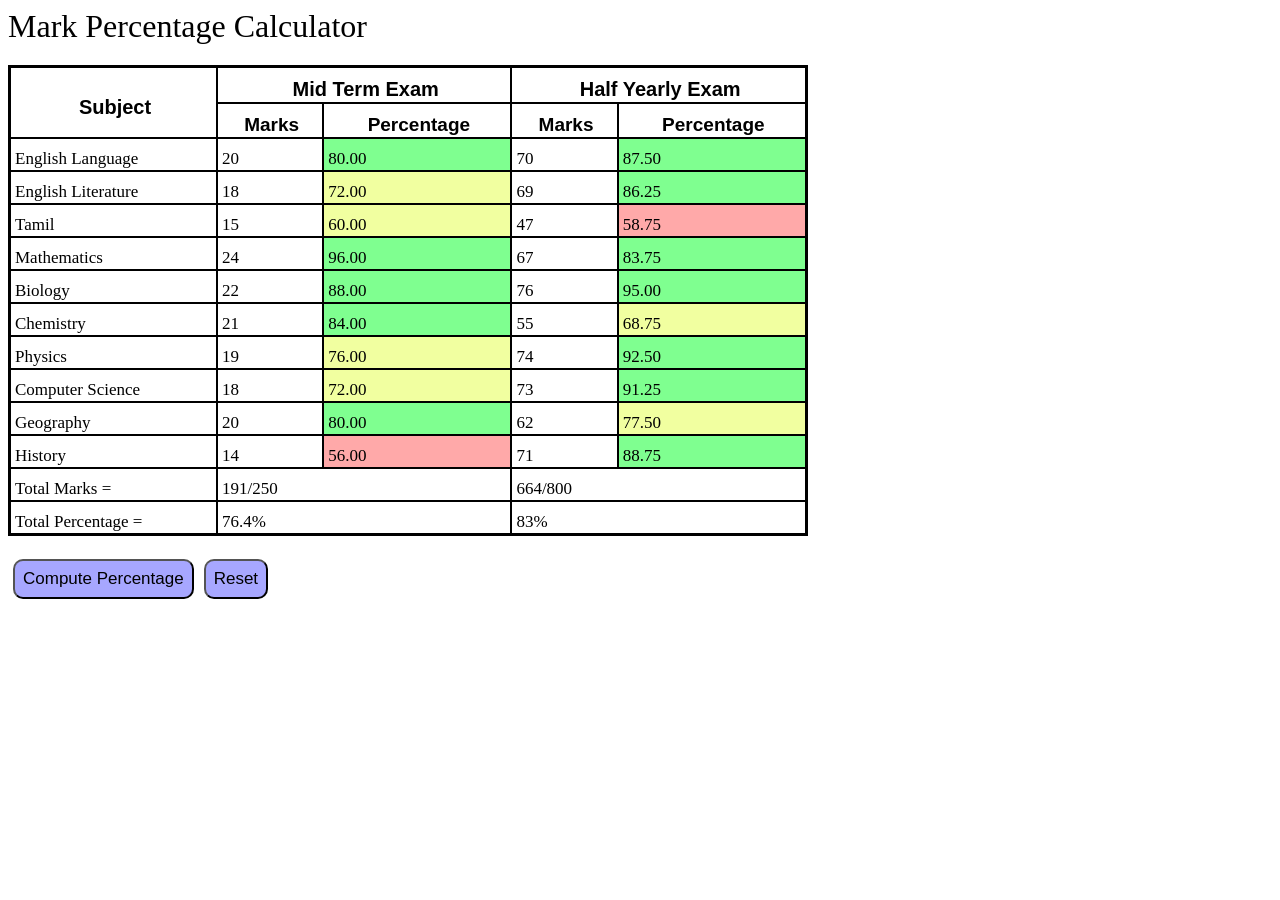
<file: secret-projects/MarkPercentCalculator/index.html>
<!DOCTYPE html>
<html lang="en">
  <head>
    <meta charset="UTF-8" />
    <meta name="viewport" content="width=device-width, initial-scale=1.0" />
    <title>Percentage Calculator</title>
    <link rel="stylesheet" href="style.css" />
    <script type="module" src="Marks.js"></script>
    <script type="module" src="script.js"></script>
  </head>
  <body>
    <header class="page-header">Mark Percentage Calculator</header>
    <main></main>
  </body>
</html>
</file>
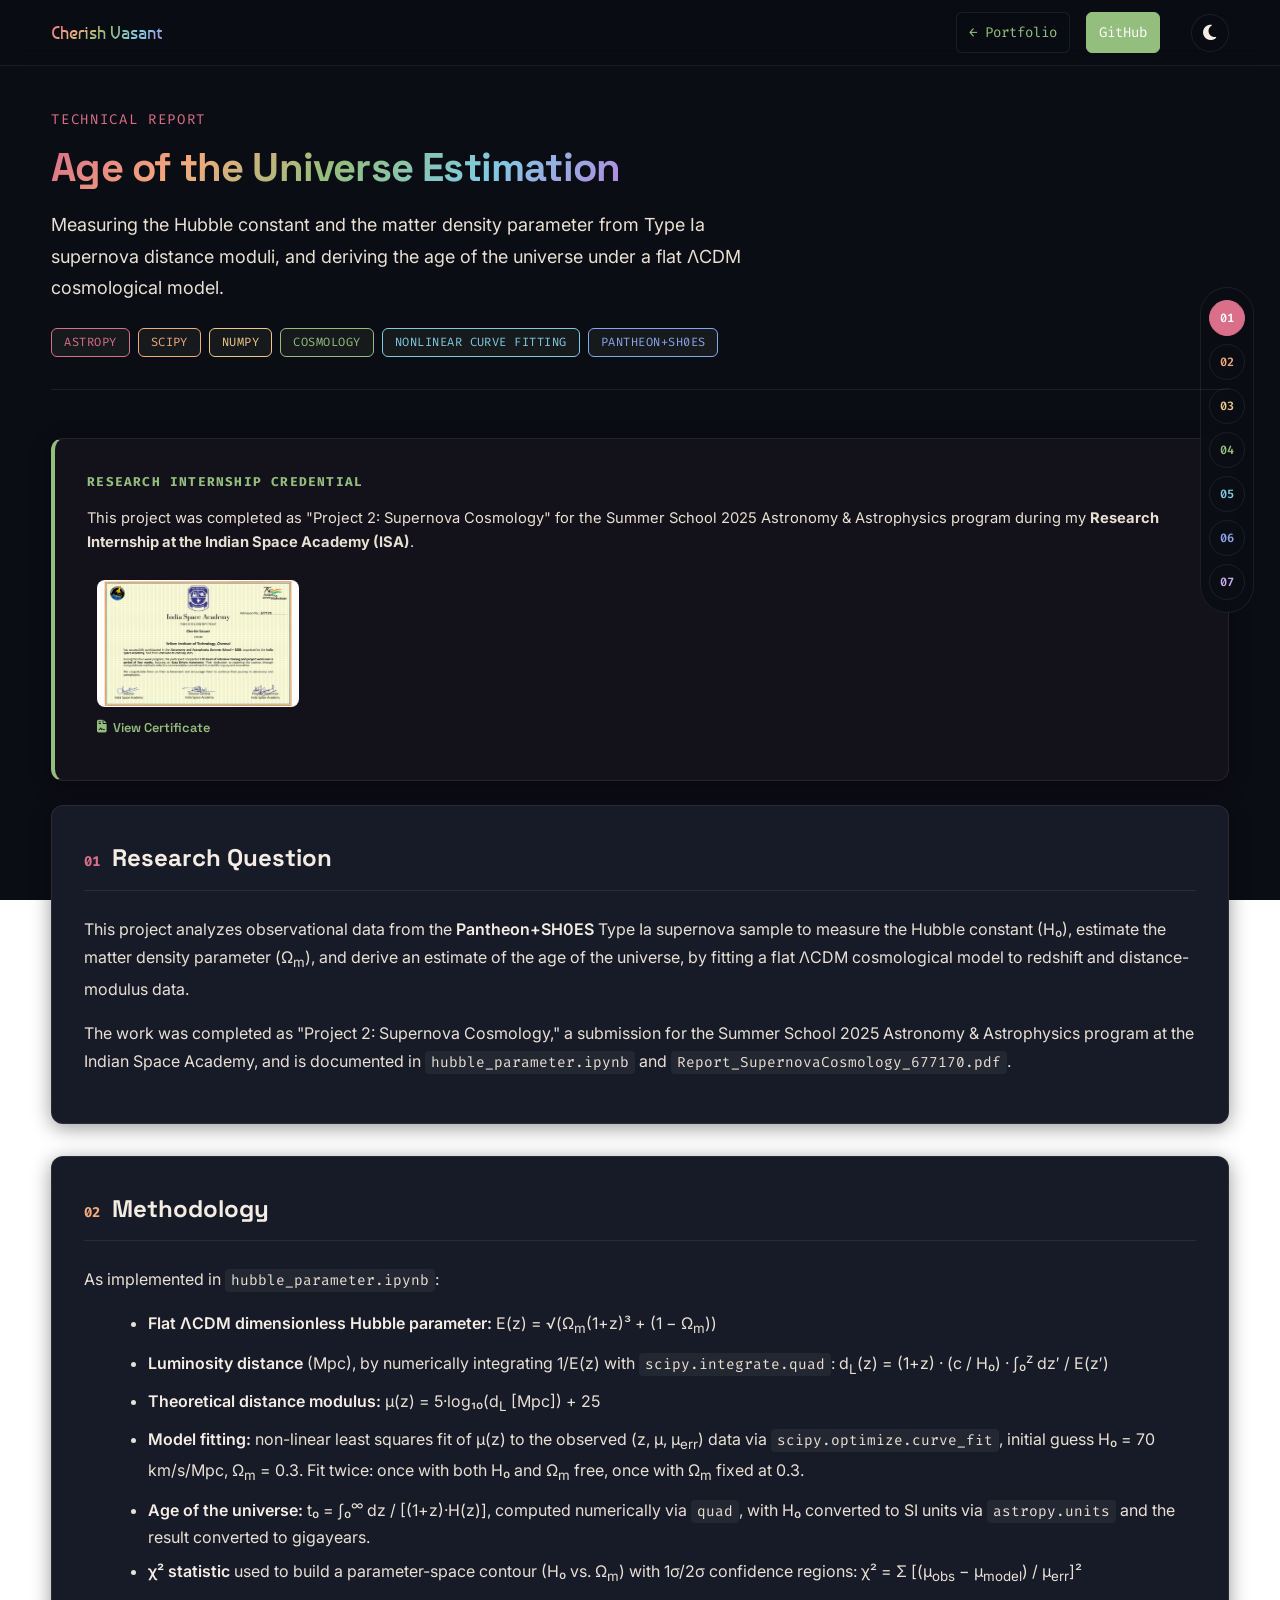
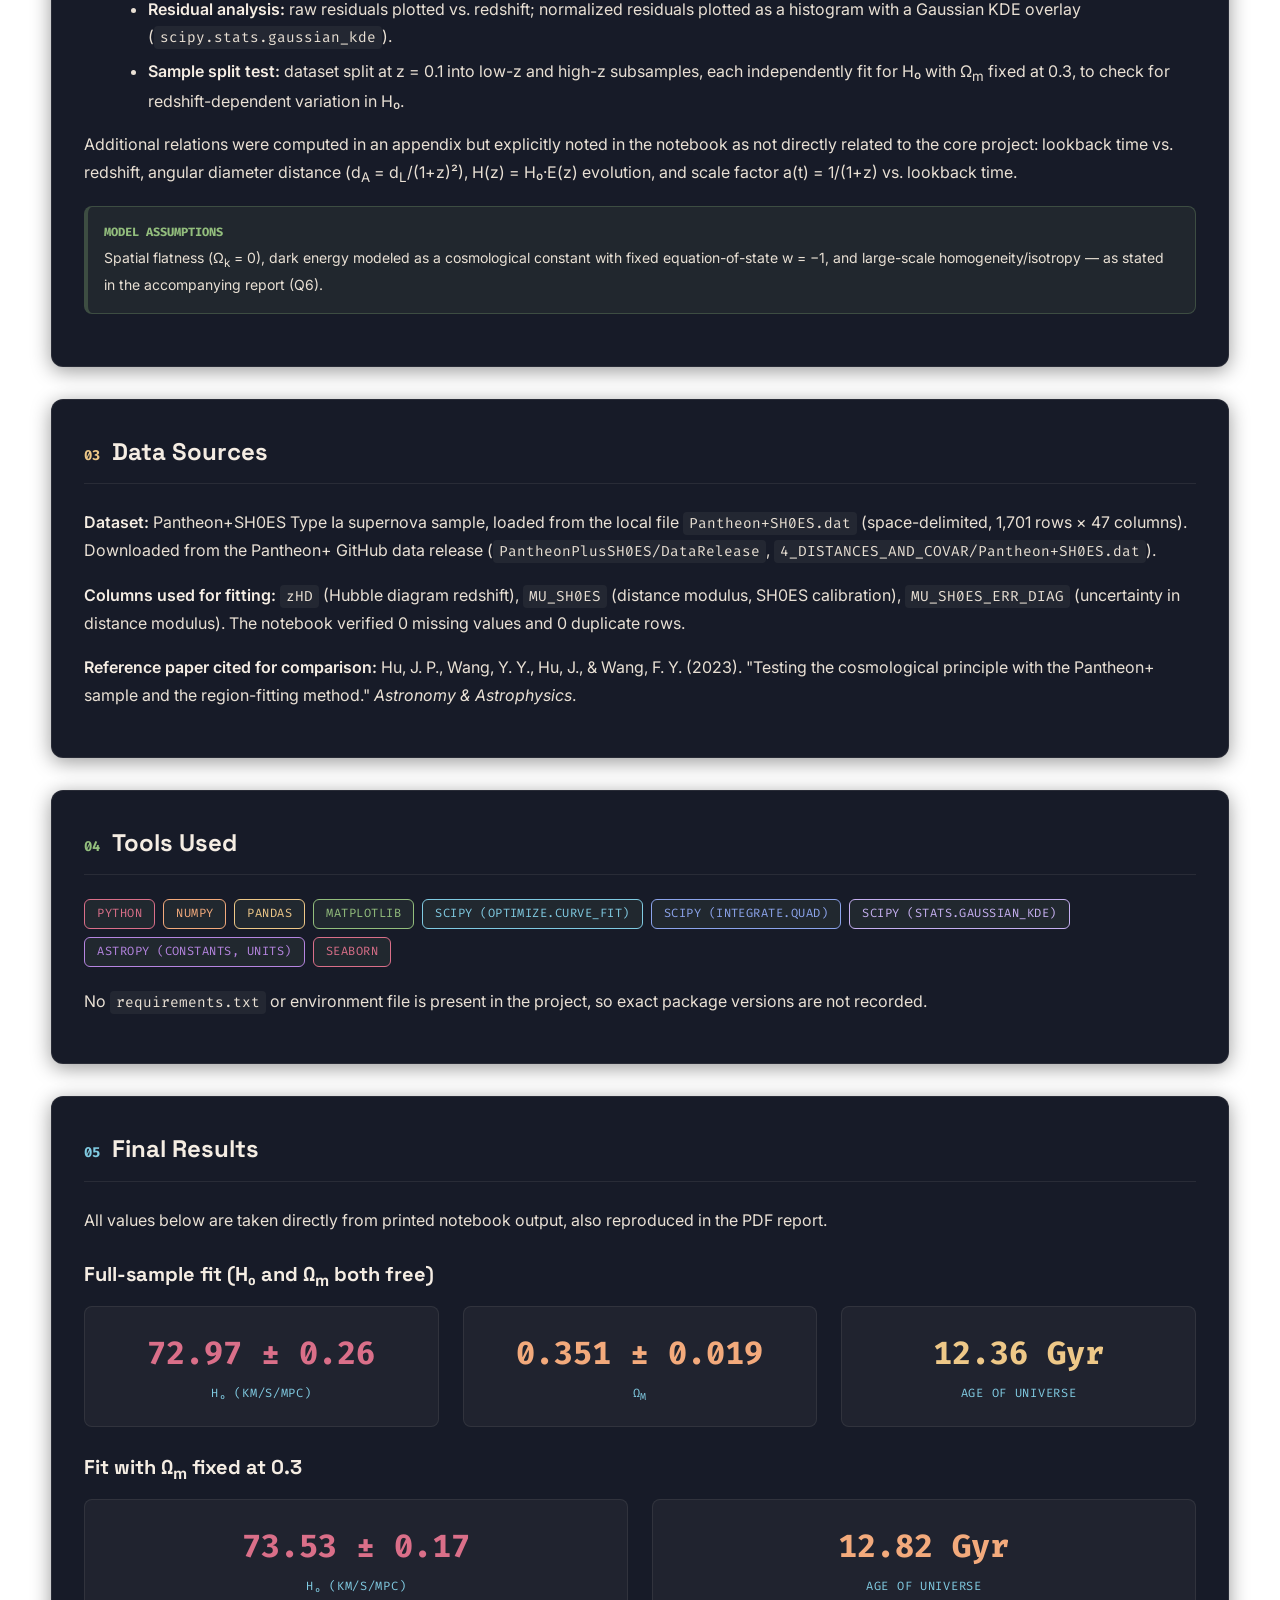
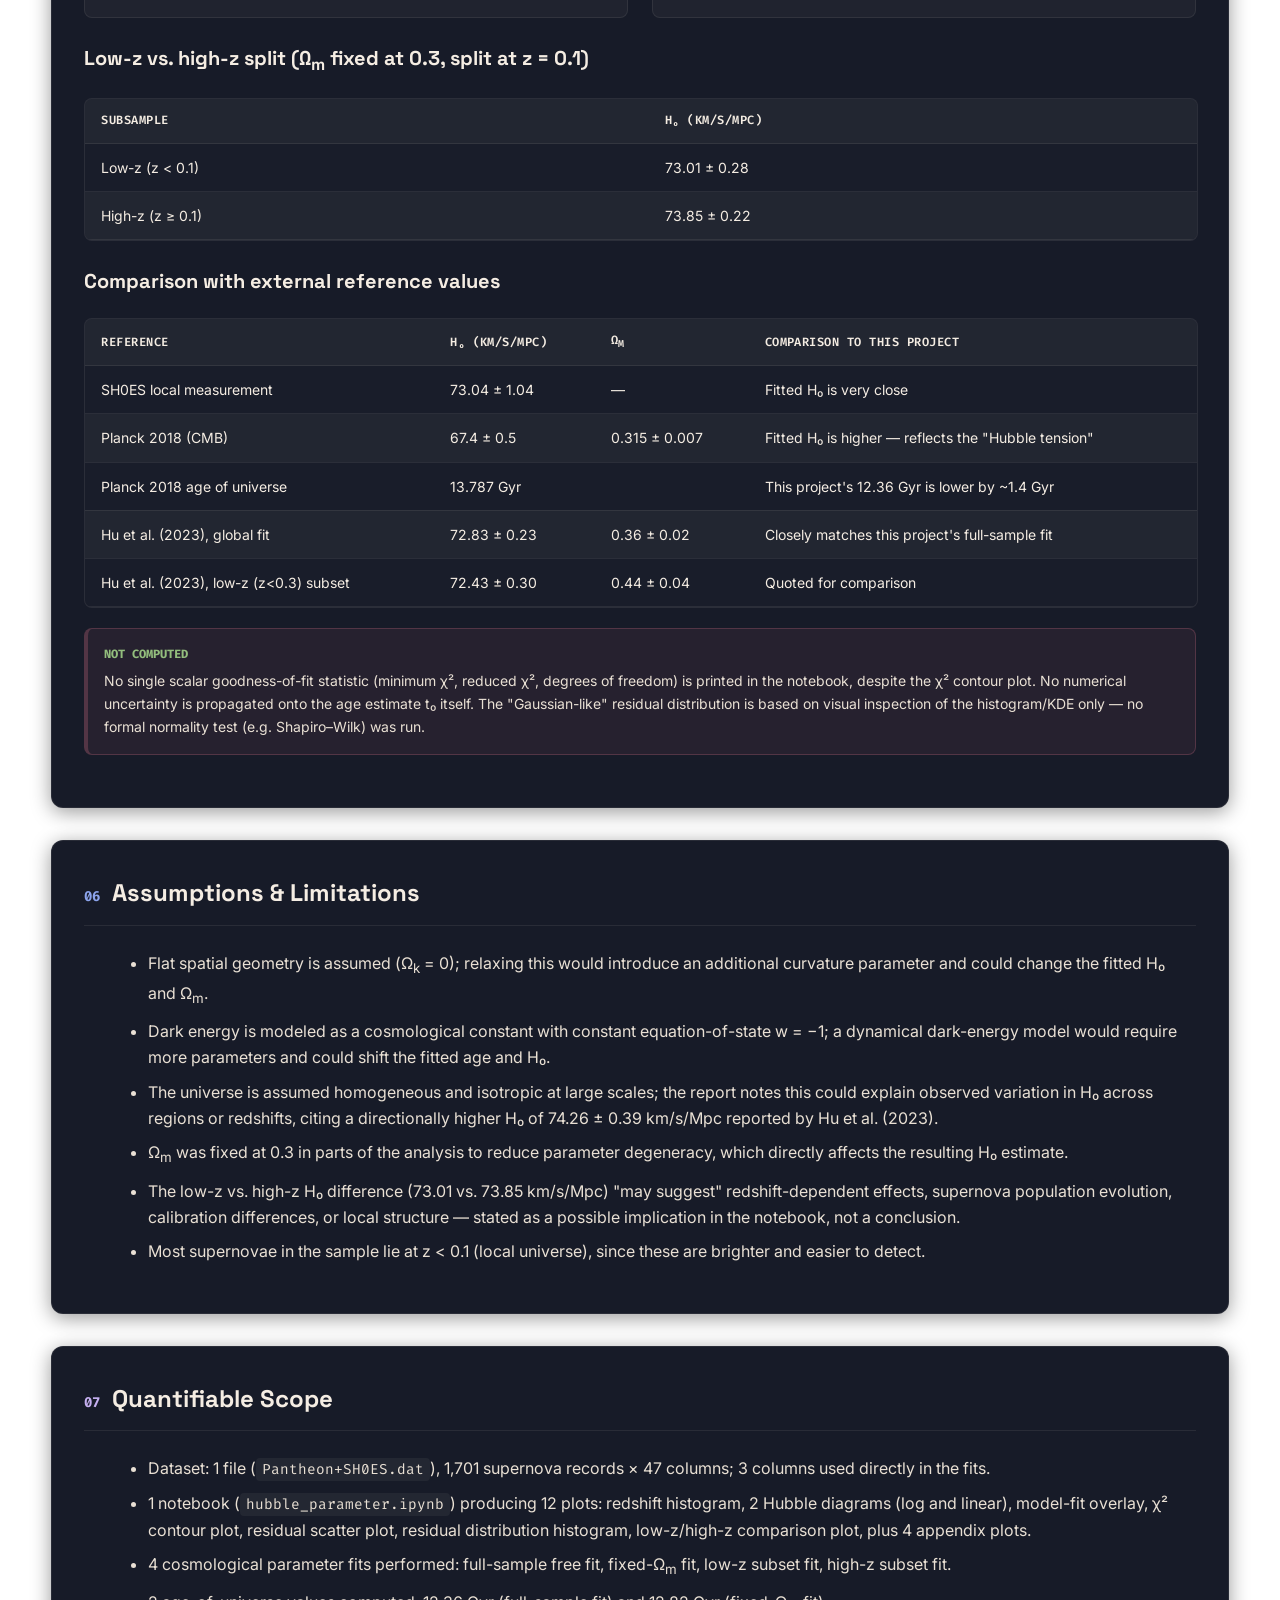
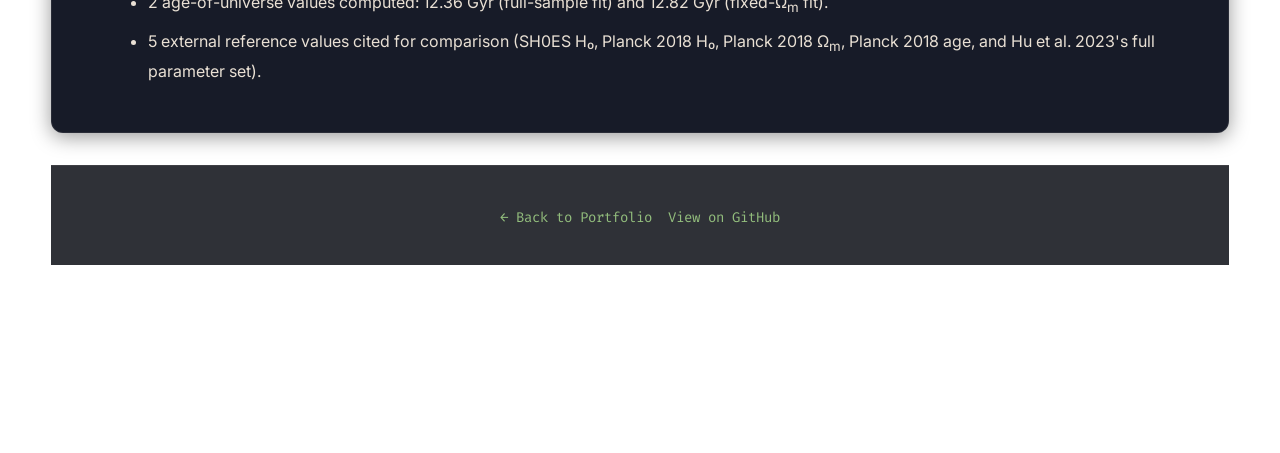
<file: reports/Age-Of-Universe-Estimation_report.html>
<!DOCTYPE html>
<html lang="en">
<head>
    <meta charset="UTF-8">
    <meta name="viewport" content="width=device-width, initial-scale=1.0">
    <title>Age of the Universe Estimation — Technical Report</title>
    <meta name="description" content="Technical report on measuring the Hubble constant and estimating the age of the universe from Type Ia supernova data using a flat ΛCDM cosmological model.">

    <link rel="stylesheet" href="../styles.css?v=31">
    <link rel="preconnect" href="https://fonts.googleapis.com">
    <link rel="preconnect" href="https://fonts.gstatic.com" crossorigin>
    <link href="https://fonts.googleapis.com/css2?family=Baumans&family=Fira+Code:wght@400;500;700&family=Inter:wght@300;400;500;600;700&family=Space+Grotesk:wght@400;500;600;700&display=swap" rel="stylesheet">
    <link rel="stylesheet" href="reports.css?v=11">
    <script src="report.js?v=9"></script>
    <script src="../sprinkles.js?v=2" defer></script>
    <link rel="stylesheet" href="https://fonts.googleapis.com/css2?family=Material+Symbols+Outlined:opsz,wght,FILL,GRAD@24,400,0,0&icon_names=arrow_upward" />
    <link rel="stylesheet" href="https://cdnjs.cloudflare.com/ajax/libs/font-awesome/6.4.2/css/all.min.css" />
</head>
<body class="report-page">
    <canvas id="sprinkles" aria-hidden="true"></canvas>
    <header>
        <nav class="navbar report-navbar">
            <a href="../index.html" class="nav-head"><span class="gradient-text">Cherish Vasant</span></a>
            <div class="report-nav-actions">
                <a href="../index.html" class="report-nav-link back-link">← Portfolio</a>
                <a href="https://github.com/CherishVasant/Age-Of-Universe-Estimation" class="report-nav-link github-link" target="_blank" rel="noopener">GitHub</a>
                <button type="button" class="theme-toggle-btn" id="themeToggle" aria-label="Toggle Light and Dark Mode" title="Toggle Theme">
                    <i class="fa-solid fa-moon" id="themeIcon"></i>
                </button>
            </div>
        </nav>
    </header>
    <div class="report-layout">
        <nav class="section-nav-desktop" id="sectionNavDesktop" aria-label="Section navigation"></nav>
        <main class="report-main">

            <header class="report-hero">
                <span class="report-eyebrow">Technical Report</span>
                <h1 class="report-title">Age of the Universe Estimation</h1>
                <p class="report-intro">Measuring the Hubble constant and the matter density parameter from Type Ia supernova distance moduli, and deriving the age of the universe under a flat &Lambda;CDM cosmological model.</p>
                <div class="report-tags">
                    <span class="tag">Astropy</span>
                    <span class="tag">SciPy</span>
                    <span class="tag">NumPy</span>
                    <span class="tag">Cosmology</span>
                    <span class="tag">Nonlinear Curve Fitting</span>
                    <span class="tag">Pantheon+SH0ES</span>
                </div>
            </header>

            <section class="report-section card"
                style="border-left: 4px solid var(--color-primary); background: rgba(217, 151, 164, 0.04); margin-bottom: 24px;">
                <h3 class="mono"
                    style="font-size: 0.8rem; letter-spacing: 1.2px; color: var(--color-primary); text-transform: uppercase; margin-top: 0; margin-bottom: 8px;">
                    Research Internship Credential</h3>
                <p style="font-size: 0.92rem; line-height: 1.6; margin-bottom: 16px;">
                    This project was completed as "Project 2: Supernova Cosmology" for the Summer School 2025 Astronomy &amp; Astrophysics program during my <strong>Research Internship at the Indian Space Academy (ISA)</strong>.
                </p>
                <div class="credential-row">
                    <a class="credential-item" href="../documents/ISAInternship.pdf" target="_blank">
                        <img class="credential-thumb" src="../images/CertificatePics/ISACertificate.png" alt="Indian Space Academy internship certificate" loading="lazy">
                        <span class="credential-label"><i class="fa-solid fa-file-contract"></i> View Certificate</span>
                    </a>
                </div>
            </section>

            <section class="report-section card" id="research-question">
                <h2 class="section-header">Research Question</h2>
                <p>
                    This project analyzes observational data from the <span class="bold-text">Pantheon+SH0ES</span> Type Ia supernova sample to measure the Hubble constant (H&#8320;), estimate the matter density parameter (&Omega;<sub>m</sub>), and derive an estimate of the age of the universe, by fitting a flat &Lambda;CDM cosmological model to redshift and distance-modulus data.
                </p>
                <p>
                    The work was completed as "Project 2: Supernova Cosmology," a submission for the Summer School 2025 Astronomy &amp; Astrophysics program at the Indian Space Academy, and is documented in <code>hubble_parameter.ipynb</code> and <code>Report_SupernovaCosmology_677170.pdf</code>.
                </p>
            </section>

            <section class="report-section card" id="methodology">
                <h2 class="section-header">Methodology</h2>
                <p>As implemented in <code>hubble_parameter.ipynb</code>:</p>
                <ul>
                    <li><span class="bold-text">Flat &Lambda;CDM dimensionless Hubble parameter:</span> E(z) = &radic;(&Omega;<sub>m</sub>(1+z)&sup3; + (1 &minus; &Omega;<sub>m</sub>))</li>
                    <li><span class="bold-text">Luminosity distance</span> (Mpc), by numerically integrating 1/E(z) with <code>scipy.integrate.quad</code>: d<sub>L</sub>(z) = (1+z) &middot; (c / H&#8320;) &middot; &int;&#8320;<sup>z</sup> dz&prime; / E(z&prime;)</li>
                    <li><span class="bold-text">Theoretical distance modulus:</span> &mu;(z) = 5&middot;log&#8321;&#8320;(d<sub>L</sub> [Mpc]) + 25</li>
                    <li><span class="bold-text">Model fitting:</span> non-linear least squares fit of &mu;(z) to the observed (z, &mu;, &mu;<sub>err</sub>) data via <code>scipy.optimize.curve_fit</code>, initial guess H&#8320; = 70 km/s/Mpc, &Omega;<sub>m</sub> = 0.3. Fit twice: once with both H&#8320; and &Omega;<sub>m</sub> free, once with &Omega;<sub>m</sub> fixed at 0.3.</li>
                    <li><span class="bold-text">Age of the universe:</span> t&#8320; = &int;&#8320;<sup>&infin;</sup> dz / [(1+z)&middot;H(z)], computed numerically via <code>quad</code>, with H&#8320; converted to SI units via <code>astropy.units</code> and the result converted to gigayears.</li>
                    <li><span class="bold-text">&chi;&sup2; statistic</span> used to build a parameter-space contour (H&#8320; vs. &Omega;<sub>m</sub>) with 1&sigma;/2&sigma; confidence regions: &chi;&sup2; = &Sigma; [(&mu;<sub>obs</sub> &minus; &mu;<sub>model</sub>) / &mu;<sub>err</sub>]&sup2;</li>
                    <li><span class="bold-text">Residual analysis:</span> raw residuals plotted vs. redshift; normalized residuals plotted as a histogram with a Gaussian KDE overlay (<code>scipy.stats.gaussian_kde</code>).</li>
                    <li><span class="bold-text">Sample split test:</span> dataset split at z = 0.1 into low-z and high-z subsamples, each independently fit for H&#8320; with &Omega;<sub>m</sub> fixed at 0.3, to check for redshift-dependent variation in H&#8320;.</li>
                </ul>
                <p>
                    Additional relations were computed in an appendix but explicitly noted in the notebook as not directly related to the core project: lookback time vs. redshift, angular diameter distance (d<sub>A</sub> = d<sub>L</sub>/(1+z)&sup2;), H(z) = H&#8320;&middot;E(z) evolution, and scale factor a(t) = 1/(1+z) vs. lookback time.
                </p>
                <div class="alert">
                    <div class="alert-title">Model assumptions</div>
                    <div class="alert-text">Spatial flatness (&Omega;<sub>k</sub> = 0), dark energy modeled as a cosmological constant with fixed equation-of-state w = &minus;1, and large-scale homogeneity/isotropy &mdash; as stated in the accompanying report (Q6).</div>
                </div>
            </section>

            <section class="report-section card" id="data-sources">
                <h2 class="section-header">Data Sources</h2>
                <p>
                    <span class="bold-text">Dataset:</span> Pantheon+SH0ES Type Ia supernova sample, loaded from the local file <code>Pantheon+SH0ES.dat</code> (space-delimited, 1,701 rows &times; 47 columns). Downloaded from the Pantheon+ GitHub data release (<code>PantheonPlusSH0ES/DataRelease</code>, <code>4_DISTANCES_AND_COVAR/Pantheon+SH0ES.dat</code>).
                </p>
                <p>
                    <span class="bold-text">Columns used for fitting:</span> <code>zHD</code> (Hubble diagram redshift), <code>MU_SH0ES</code> (distance modulus, SH0ES calibration), <code>MU_SH0ES_ERR_DIAG</code> (uncertainty in distance modulus). The notebook verified 0 missing values and 0 duplicate rows.
                </p>
                <p>
                    <span class="bold-text">Reference paper cited for comparison:</span> Hu, J. P., Wang, Y. Y., Hu, J., &amp; Wang, F. Y. (2023). "Testing the cosmological principle with the Pantheon+ sample and the region-fitting method." <em>Astronomy &amp; Astrophysics</em>.
                </p>
            </section>

            <section class="report-section card" id="tools-used">
                <h2 class="section-header">Tools Used</h2>
                <div class="report-tags">
                    <span class="tag">Python</span>
                    <span class="tag">NumPy</span>
                    <span class="tag">Pandas</span>
                    <span class="tag">Matplotlib</span>
                    <span class="tag">SciPy (optimize.curve_fit)</span>
                    <span class="tag">SciPy (integrate.quad)</span>
                    <span class="tag">SciPy (stats.gaussian_kde)</span>
                    <span class="tag">Astropy (constants, units)</span>
                    <span class="tag">Seaborn</span>
                </div>
                <p style="margin-top: var(--space-5);">
                    No <code>requirements.txt</code> or environment file is present in the project, so exact package versions are not recorded.
                </p>
            </section>

            <section class="report-section card" id="results">
                <h2 class="section-header">Final Results</h2>
                <p>All values below are taken directly from printed notebook output, also reproduced in the PDF report.</p>

                <h3>Full-sample fit (H&#8320; and &Omega;<sub>m</sub> both free)</h3>
                <div class="metrics-summary-grid" style="margin-bottom: var(--space-6);">
                    <div class="metric-card">
                        <div class="metric-val">72.97 &plusmn; 0.26</div>
                        <div class="metric-lbl">H&#8320; (km/s/Mpc)</div>
                    </div>
                    <div class="metric-card">
                        <div class="metric-val">0.351 &plusmn; 0.019</div>
                        <div class="metric-lbl">&Omega;<sub>m</sub></div>
                    </div>
                    <div class="metric-card">
                        <div class="metric-val">12.36 Gyr</div>
                        <div class="metric-lbl">Age of universe</div>
                    </div>
                </div>

                <h3>Fit with &Omega;<sub>m</sub> fixed at 0.3</h3>
                <div class="metrics-summary-grid" style="margin-bottom: var(--space-6);">
                    <div class="metric-card">
                        <div class="metric-val">73.53 &plusmn; 0.17</div>
                        <div class="metric-lbl">H&#8320; (km/s/Mpc)</div>
                    </div>
                    <div class="metric-card">
                        <div class="metric-val">12.82 Gyr</div>
                        <div class="metric-lbl">Age of universe</div>
                    </div>
                </div>

                <h3>Low-z vs. high-z split (&Omega;<sub>m</sub> fixed at 0.3, split at z = 0.1)</h3>
                <div class="table-container">
                    <table>
                        <thead>
                            <tr><th>Subsample</th><th>H&#8320; (km/s/Mpc)</th></tr>
                        </thead>
                        <tbody>
                            <tr><td>Low-z (z &lt; 0.1)</td><td>73.01 &plusmn; 0.28</td></tr>
                            <tr><td>High-z (z &ge; 0.1)</td><td>73.85 &plusmn; 0.22</td></tr>
                        </tbody>
                    </table>
                </div>

                <h3>Comparison with external reference values</h3>
                <div class="table-container">
                    <table>
                        <thead>
                            <tr><th>Reference</th><th>H&#8320; (km/s/Mpc)</th><th>&Omega;<sub>m</sub></th><th>Comparison to this project</th></tr>
                        </thead>
                        <tbody>
                            <tr><td>SH0ES local measurement</td><td>73.04 &plusmn; 1.04</td><td>&mdash;</td><td>Fitted H&#8320; is very close</td></tr>
                            <tr><td>Planck 2018 (CMB)</td><td>67.4 &plusmn; 0.5</td><td>0.315 &plusmn; 0.007</td><td>Fitted H&#8320; is higher &mdash; reflects the "Hubble tension"</td></tr>
                            <tr><td>Planck 2018 age of universe</td><td colspan="2">13.787 Gyr</td><td>This project's 12.36 Gyr is lower by ~1.4 Gyr</td></tr>
                            <tr><td>Hu et al. (2023), global fit</td><td>72.83 &plusmn; 0.23</td><td>0.36 &plusmn; 0.02</td><td>Closely matches this project's full-sample fit</td></tr>
                            <tr><td>Hu et al. (2023), low-z (z&lt;0.3) subset</td><td>72.43 &plusmn; 0.30</td><td>0.44 &plusmn; 0.04</td><td>Quoted for comparison</td></tr>
                        </tbody>
                    </table>
                </div>

                <div class="alert alert-tip">
                    <div class="alert-title">Not computed</div>
                    <div class="alert-text">
                        No single scalar goodness-of-fit statistic (minimum &chi;&sup2;, reduced &chi;&sup2;, degrees of freedom) is printed in the notebook, despite the &chi;&sup2; contour plot. No numerical uncertainty is propagated onto the age estimate t&#8320; itself. The "Gaussian-like" residual distribution is based on visual inspection of the histogram/KDE only &mdash; no formal normality test (e.g. Shapiro&ndash;Wilk) was run.
                    </div>
                </div>
            </section>

            <section class="report-section card" id="assumptions-limitations">
                <h2 class="section-header">Assumptions &amp; Limitations</h2>
                <ul>
                    <li>Flat spatial geometry is assumed (&Omega;<sub>k</sub> = 0); relaxing this would introduce an additional curvature parameter and could change the fitted H&#8320; and &Omega;<sub>m</sub>.</li>
                    <li>Dark energy is modeled as a cosmological constant with constant equation-of-state w = &minus;1; a dynamical dark-energy model would require more parameters and could shift the fitted age and H&#8320;.</li>
                    <li>The universe is assumed homogeneous and isotropic at large scales; the report notes this could explain observed variation in H&#8320; across regions or redshifts, citing a directionally higher H&#8320; of 74.26 &plusmn; 0.39 km/s/Mpc reported by Hu et al. (2023).</li>
                    <li>&Omega;<sub>m</sub> was fixed at 0.3 in parts of the analysis to reduce parameter degeneracy, which directly affects the resulting H&#8320; estimate.</li>
                    <li>The low-z vs. high-z H&#8320; difference (73.01 vs. 73.85 km/s/Mpc) "may suggest" redshift-dependent effects, supernova population evolution, calibration differences, or local structure &mdash; stated as a possible implication in the notebook, not a conclusion.</li>
                    <li>Most supernovae in the sample lie at z &lt; 0.1 (local universe), since these are brighter and easier to detect.</li>
                </ul>
            </section>

            <section class="report-section card" id="quantifiable-scope">
                <h2 class="section-header">Quantifiable Scope</h2>
                <ul>
                    <li>Dataset: 1 file (<code>Pantheon+SH0ES.dat</code>), 1,701 supernova records &times; 47 columns; 3 columns used directly in the fits.</li>
                    <li>1 notebook (<code>hubble_parameter.ipynb</code>) producing 12 plots: redshift histogram, 2 Hubble diagrams (log and linear), model-fit overlay, &chi;&sup2; contour plot, residual scatter plot, residual distribution histogram, low-z/high-z comparison plot, plus 4 appendix plots.</li>
                    <li>4 cosmological parameter fits performed: full-sample free fit, fixed-&Omega;<sub>m</sub> fit, low-z subset fit, high-z subset fit.</li>
                    <li>2 age-of-universe values computed: 12.36 Gyr (full-sample fit) and 12.82 Gyr (fixed-&Omega;<sub>m</sub> fit).</li>
                    <li>5 external reference values cited for comparison (SH0ES H&#8320;, Planck 2018 H&#8320;, Planck 2018 &Omega;<sub>m</sub>, Planck 2018 age, and Hu et al. 2023's full parameter set).</li>
                </ul>
            </section>

            <footer class="report-footer">
                <div class="footer-links">
                    <a href="../index.html" class="footer-link">← Back to Portfolio</a>
                    <a href="https://github.com/CherishVasant/Age-Of-Universe-Estimation" class="footer-link" target="_blank" rel="noopener">View on GitHub</a>
                </div>
            </footer>

        </main>
    </div>
    <nav class="section-nav-mobile" id="sectionNavMobile" aria-label="Section navigation mobile">
        <div class="section-nav-mobile-inner"></div>
    </nav>
    <div class="back-to-top" id="backToTop" aria-label="Back to top">
        <span class="material-symbols-outlined" style="font-size:24px;">arrow_upward</span>
    </div>
</body>
</html>
</file>
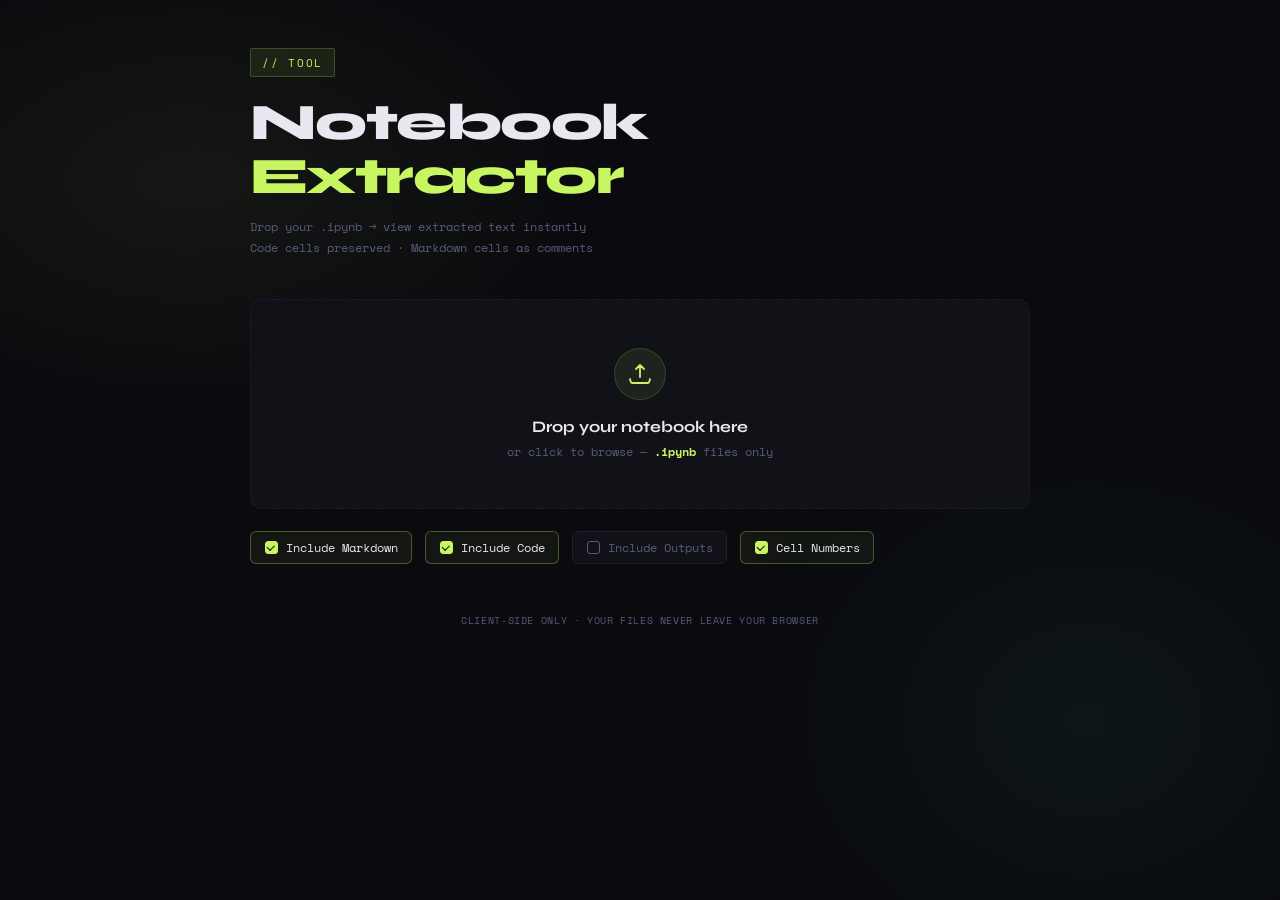
<file: secret-projects/ipynbNotebook_to_text.html>
<!DOCTYPE html>
<html lang="en">
<head>
<meta charset="UTF-8">
<meta name="viewport" content="width=device-width, initial-scale=1.0">
<title>Notebook Extractor</title>
<link href="https://fonts.googleapis.com/css2?family=Space+Mono:ital,wght@0,400;0,700;1,400&family=Syne:wght@400;700;800&display=swap" rel="stylesheet">
<style>
  :root {
    --bg: #0a0a0f;
    --surface: #111118;
    --border: #1e1e2e;
    --accent: #c8f562;
    --accent2: #4af0b4;
    --text: #e8e8f0;
    --muted: #5a5a7a;
    --error: #ff5f7a;
    --mono: 'Space Mono', monospace;
    --sans: 'Syne', sans-serif;
  }

  * { box-sizing: border-box; margin: 0; padding: 0; }

  body {
    background: var(--bg);
    color: var(--text);
    font-family: var(--sans);
    min-height: 100vh;
    display: flex;
    flex-direction: column;
    align-items: center;
    justify-content: flex-start;
    padding: 2rem;
    overflow-x: hidden;
  }

  body::before {
    content: '';
    position: fixed;
    inset: 0;
    background:
      radial-gradient(ellipse 60% 50% at 15% 20%, rgba(200, 245, 98, 0.06) 0%, transparent 60%),
      radial-gradient(ellipse 50% 60% at 85% 80%, rgba(74, 240, 180, 0.05) 0%, transparent 60%);
    pointer-events: none;
    z-index: 0;
  }

  .container {
    position: relative;
    z-index: 1;
    width: 100%;
    max-width: 780px;
    padding-bottom: 3rem;
  }

  header {
    margin-bottom: 2.5rem;
    padding-top: 1rem;
  }

  .tag {
    display: inline-block;
    font-family: var(--mono);
    font-size: 0.7rem;
    letter-spacing: 0.15em;
    color: var(--accent);
    background: rgba(200, 245, 98, 0.08);
    border: 1px solid rgba(200, 245, 98, 0.2);
    padding: 0.3rem 0.7rem;
    border-radius: 2px;
    margin-bottom: 1.2rem;
    text-transform: uppercase;
  }

  h1 {
    font-size: clamp(2rem, 6vw, 3.2rem);
    font-weight: 800;
    line-height: 1.05;
    letter-spacing: -0.03em;
    color: var(--text);
    margin-bottom: 0.8rem;
  }

  h1 span { color: var(--accent); }

  .subtitle {
    font-family: var(--mono);
    font-size: 0.78rem;
    color: var(--muted);
    line-height: 1.7;
  }

  .drop-zone {
    position: relative;
    border: 1.5px dashed var(--border);
    border-radius: 12px;
    padding: 3rem 2rem;
    text-align: center;
    cursor: pointer;
    transition: all 0.25s ease;
    background: var(--surface);
    overflow: hidden;
  }

  .drop-zone::before {
    content: '';
    position: absolute;
    inset: 0;
    background: radial-gradient(ellipse 70% 60% at 50% 50%, rgba(200, 245, 98, 0.04) 0%, transparent 70%);
    opacity: 0;
    transition: opacity 0.3s;
  }

  .drop-zone:hover, .drop-zone.drag-over {
    border-color: var(--accent);
    background: rgba(200, 245, 98, 0.03);
  }

  .drop-zone:hover::before, .drop-zone.drag-over::before { opacity: 1; }
  .drop-zone.drag-over { transform: scale(1.01); }

  .drop-icon {
    width: 52px; height: 52px;
    margin: 0 auto 1.1rem;
    display: flex; align-items: center; justify-content: center;
    border-radius: 50%;
    background: rgba(200, 245, 98, 0.08);
    border: 1px solid rgba(200, 245, 98, 0.15);
  }

  .drop-icon svg {
    width: 24px; height: 24px;
    stroke: var(--accent); fill: none;
    stroke-width: 1.8; stroke-linecap: round; stroke-linejoin: round;
  }

  .drop-title { font-size: 1rem; font-weight: 700; margin-bottom: 0.4rem; }
  .drop-sub { font-family: var(--mono); font-size: 0.74rem; color: var(--muted); }
  .drop-sub strong { color: var(--accent); }
  #file-input { display: none; }

  .options {
    margin-top: 1.4rem;
    display: flex; gap: 0.8rem; flex-wrap: wrap;
  }

  .option-pill {
    display: flex; align-items: center; gap: 0.5rem;
    cursor: pointer;
    font-family: var(--mono); font-size: 0.73rem; color: var(--muted);
    padding: 0.45rem 0.85rem;
    border-radius: 6px; border: 1px solid var(--border);
    background: var(--surface);
    transition: all 0.2s; user-select: none;
  }

  .option-pill input[type="checkbox"] { display: none; }

  .check {
    width: 13px; height: 13px;
    border-radius: 3px; border: 1.5px solid var(--muted);
    display: flex; align-items: center; justify-content: center;
    flex-shrink: 0; transition: all 0.2s;
  }

  .option-pill:has(input:checked) {
    border-color: rgba(200, 245, 98, 0.3);
    background: rgba(200, 245, 98, 0.05);
    color: var(--text);
  }

  .option-pill:has(input:checked) .check {
    background: var(--accent);
    border-color: var(--accent);
  }

  .option-pill:has(input:checked) .check::after {
    content: '';
    width: 6px; height: 4px;
    border-left: 1.5px solid #0a0a0f;
    border-bottom: 1.5px solid #0a0a0f;
    transform: rotate(-45deg) translateY(-1px);
    display: block;
  }

  .file-info {
    display: none;
    margin-top: 1.1rem; padding: 0.8rem 1rem;
    background: rgba(74, 240, 180, 0.05);
    border: 1px solid rgba(74, 240, 180, 0.15);
    border-radius: 8px;
    font-family: var(--mono); font-size: 0.73rem; color: var(--accent2);
    align-items: center; gap: 0.7rem;
  }

  .file-info.visible { display: flex; }
  .file-info .fname { flex: 1; white-space: nowrap; overflow: hidden; text-overflow: ellipsis; }
  .file-info .fsize { color: var(--muted); flex-shrink: 0; }

  .error-msg {
    display: none;
    margin-top: 1rem; padding: 0.75rem 1rem;
    background: rgba(255, 95, 122, 0.07);
    border: 1px solid rgba(255, 95, 122, 0.2);
    border-radius: 8px;
    font-family: var(--mono); font-size: 0.73rem; color: var(--error);
  }

  .error-msg.visible { display: block; }

  .btn-convert {
    margin-top: 1.4rem; width: 100%;
    padding: 0.95rem 1.5rem;
    background: var(--accent); color: var(--bg);
    font-family: var(--sans); font-size: 0.92rem; font-weight: 800;
    letter-spacing: 0.04em;
    border: none; border-radius: 8px;
    cursor: pointer; transition: all 0.2s;
    position: relative; overflow: hidden;
    display: none;
  }

  .btn-convert::before {
    content: '';
    position: absolute; top: 50%; left: 50%;
    width: 0; height: 0;
    background: rgba(0,0,0,0.12); border-radius: 50%;
    transform: translate(-50%, -50%);
    transition: width 0.4s, height 0.4s;
  }

  .btn-convert:hover::before { width: 400px; height: 400px; }
  .btn-convert:hover { transform: translateY(-1px); box-shadow: 0 8px 24px rgba(200,245,98,0.25); }
  .btn-convert:active { transform: translateY(0); }
  .btn-convert.visible { display: block; }

  /* Output section */
  .output-section {
    display: none;
    margin-top: 2rem;
    border: 1px solid var(--border);
    border-radius: 12px;
    overflow: hidden;
    animation: slideUp 0.35s ease;
  }

  .output-section.visible { display: block; }

  @keyframes slideUp {
    from { opacity: 0; transform: translateY(14px); }
    to   { opacity: 1; transform: translateY(0); }
  }

  .output-header {
    display: flex; align-items: center;
    justify-content: space-between;
    padding: 0.85rem 1.1rem;
    background: var(--surface);
    border-bottom: 1px solid var(--border);
    gap: 1rem; flex-wrap: wrap;
  }

  .output-meta {
    display: flex; align-items: center; gap: 0.5rem;
    font-family: var(--mono); font-size: 0.72rem; color: var(--muted);
    flex: 1; min-width: 0;
  }

  .dot {
    width: 7px; height: 7px; border-radius: 50%;
    background: var(--accent2); box-shadow: 0 0 8px var(--accent2);
    flex-shrink: 0;
  }

  .stats {
    display: flex; gap: 1rem;
    font-family: var(--mono); font-size: 0.7rem; color: var(--muted);
    flex-shrink: 0;
  }

  .stats span strong { color: var(--accent); }

  .btn-copy {
    display: flex; align-items: center; gap: 0.45rem;
    padding: 0.42rem 0.9rem;
    background: transparent;
    border: 1px solid var(--border); border-radius: 6px;
    color: var(--muted);
    font-family: var(--mono); font-size: 0.7rem;
    cursor: pointer; transition: all 0.2s;
    flex-shrink: 0; white-space: nowrap;
  }

  .btn-copy svg {
    width: 13px; height: 13px;
    stroke: currentColor; fill: none;
    stroke-width: 2; stroke-linecap: round; stroke-linejoin: round;
    flex-shrink: 0;
  }

  .btn-copy:hover {
    border-color: rgba(200, 245, 98, 0.4);
    color: var(--accent);
    background: rgba(200, 245, 98, 0.05);
  }

  .btn-copy.copied {
    border-color: rgba(74, 240, 180, 0.4);
    color: var(--accent2);
    background: rgba(74, 240, 180, 0.06);
  }

  .output-body {
    background: #0d0d14;
    padding: 1.5rem;
    max-height: 560px;
    overflow-y: auto;
    overflow-x: auto;
    font-family: var(--mono);
    font-size: 0.72rem;
    line-height: 1.9;
    white-space: pre;
  }

  .output-body::-webkit-scrollbar { width: 5px; height: 5px; }
  .output-body::-webkit-scrollbar-track { background: transparent; }
  .output-body::-webkit-scrollbar-thumb { background: var(--border); border-radius: 3px; }

  .reset-link {
    display: none;
    margin-top: 1rem; text-align: center;
    font-family: var(--mono); font-size: 0.7rem; color: var(--muted);
    cursor: pointer; transition: color 0.2s;
  }

  .reset-link:hover { color: var(--accent); }
  .reset-link.visible { display: block; }

  footer {
    margin-top: 3rem;
    font-family: var(--mono); font-size: 0.65rem;
    color: var(--muted); text-align: center; letter-spacing: 0.06em;
  }
</style>
</head>
<body>

<div class="container">
  <header>
    <div class="tag">// tool</div>
    <h1>Notebook<br><span>Extractor</span></h1>
    <p class="subtitle">
      Drop your .ipynb → view extracted text instantly<br>
      Code cells preserved · Markdown cells as comments
    </p>
  </header>

  <div class="drop-zone" id="dropZone">
    <input type="file" id="file-input" accept=".ipynb,application/json">
    <div class="drop-icon">
      <svg viewBox="0 0 24 24">
        <path d="M12 15V3m0 0L8 7m4-4l4 4"/>
        <path d="M2 17l.621 2.485A2 2 0 004.561 21h14.878a2 2 0 001.94-1.515L22 17"/>
      </svg>
    </div>
    <div class="drop-title">Drop your notebook here</div>
    <div class="drop-sub">or click to browse — <strong>.ipynb</strong> files only</div>
  </div>

  <div class="options">
    <label class="option-pill">
      <input type="checkbox" id="opt-markdown" checked>
      <span class="check"></span>
      <span>Include Markdown</span>
    </label>
    <label class="option-pill">
      <input type="checkbox" id="opt-code" checked>
      <span class="check"></span>
      <span>Include Code</span>
    </label>
    <label class="option-pill">
      <input type="checkbox" id="opt-outputs">
      <span class="check"></span>
      <span>Include Outputs</span>
    </label>
    <label class="option-pill">
      <input type="checkbox" id="opt-cell-nums" checked>
      <span class="check"></span>
      <span>Cell Numbers</span>
    </label>
  </div>

  <div class="file-info" id="fileInfo">
    <svg width="13" height="13" viewBox="0 0 24 24" fill="none" stroke="currentColor" stroke-width="2" stroke-linecap="round" stroke-linejoin="round">
      <path d="M14 2H6a2 2 0 0 0-2 2v16a2 2 0 0 0 2 2h12a2 2 0 0 0 2-2V8z"/>
      <polyline points="14 2 14 8 20 8"/>
    </svg>
    <span class="fname" id="fileName"></span>
    <span class="fsize" id="fileSize"></span>
  </div>

  <div class="error-msg" id="errorMsg"></div>

  <button class="btn-convert" id="btnConvert">Extract Text →</button>

  <div class="output-section" id="outputSection">
    <div class="output-header">
      <div class="output-meta">
        <span class="dot"></span>
        <span>extracted output</span>
      </div>
      <div class="stats" id="statsBar"></div>
      <button class="btn-copy" id="btnCopy">
        <svg id="copyIcon" viewBox="0 0 24 24">
          <rect x="9" y="9" width="13" height="13" rx="2" ry="2"/>
          <path d="M5 15H4a2 2 0 0 1-2-2V4a2 2 0 0 1 2-2h9a2 2 0 0 1 2 2v1"/>
        </svg>
        <span id="copyLabel">Copy</span>
      </button>
    </div>
    <div class="output-body" id="outputBody"></div>
  </div>

  <div class="reset-link" id="resetLink">↺ Convert another notebook</div>

  <footer>CLIENT-SIDE ONLY · YOUR FILES NEVER LEAVE YOUR BROWSER</footer>
</div>

<script>
  const dropZone      = document.getElementById('dropZone');
  const fileInput     = document.getElementById('file-input');
  const fileInfo      = document.getElementById('fileInfo');
  const fileName      = document.getElementById('fileName');
  const fileSize      = document.getElementById('fileSize');
  const btnConvert    = document.getElementById('btnConvert');
  const outputSection = document.getElementById('outputSection');
  const outputBody    = document.getElementById('outputBody');
  const statsBar      = document.getElementById('statsBar');
  const btnCopy       = document.getElementById('btnCopy');
  const copyLabel     = document.getElementById('copyLabel');
  const copyIcon      = document.getElementById('copyIcon');
  const resetLink     = document.getElementById('resetLink');
  const errorMsg      = document.getElementById('errorMsg');

  let currentFile = null;
  let outputText  = '';

  dropZone.addEventListener('dragover', e => { e.preventDefault(); dropZone.classList.add('drag-over'); });
  dropZone.addEventListener('dragleave', () => dropZone.classList.remove('drag-over'));
  dropZone.addEventListener('drop', e => {
    e.preventDefault(); dropZone.classList.remove('drag-over');
    const f = e.dataTransfer.files[0];
    if (f) handleFile(f);
  });
  dropZone.addEventListener('click', () => fileInput.click());
  fileInput.addEventListener('change', () => { if (fileInput.files[0]) handleFile(fileInput.files[0]); });

  function handleFile(file) {
    if (!file.name.endsWith('.ipynb')) { showError('Only .ipynb files are supported.'); return; }
    hideError();
    currentFile = file;
    fileName.textContent = file.name;
    fileSize.textContent = formatBytes(file.size);
    fileInfo.classList.add('visible');
    btnConvert.classList.add('visible');
    outputSection.classList.remove('visible');
    resetLink.classList.remove('visible');
    outputText = '';
  }

  btnConvert.addEventListener('click', () => {
    if (!currentFile) return;
    const reader = new FileReader();
    reader.onload = e => {
      try {
        const nb = JSON.parse(e.target.result);
        outputText = convertNotebook(nb, currentFile.name);
        renderOutput(outputText);
      } catch (err) {
        showError('Failed to parse notebook: ' + err.message);
      }
    };
    reader.readAsText(currentFile);
  });

  function convertNotebook(nb, fname) {
    const inclMarkdown = document.getElementById('opt-markdown').checked;
    const inclCode     = document.getElementById('opt-code').checked;
    const inclOutputs  = document.getElementById('opt-outputs').checked;
    const inclNums     = document.getElementById('opt-cell-nums').checked;

    const cells = nb.cells ||
      (nb.worksheets && nb.worksheets[0] && nb.worksheets[0].cells) || [];
    const kernelLang = nb.metadata?.kernelspec?.language
      || nb.metadata?.language_info?.name || 'python';

    const SEP  = '='.repeat(70);
    const dash = n => '─'.repeat(Math.max(0, n));
    const lines = [];

    lines.push(SEP);
    lines.push(`NOTEBOOK : ${fname}`);
    lines.push(`KERNEL   : ${kernelLang}`);
    lines.push(`CELLS    : ${cells.length}`);
    lines.push(`EXTRACTED: ${new Date().toLocaleString()}`);
    lines.push(SEP);
    lines.push('');

    let codeCount = 0, mdCount = 0;

    cells.forEach((cell, i) => {
      const type = cell.cell_type;
      const src  = Array.isArray(cell.source) ? cell.source.join('') : (cell.source || '');

      if (type === 'markdown' && inclMarkdown) {
        mdCount++;
        const label = inclNums ? `[MARKDOWN ${i + 1}]` : '[MARKDOWN]';
        lines.push(`# ${label} ${dash(58 - label.length)}`);
        src.split('\n').forEach(l => lines.push(`# ${l}`));
        lines.push('');
      }

      if (type === 'code' && inclCode) {
        codeCount++;
        const label = inclNums ? `[CODE ${i + 1}]` : '[CODE]';
        lines.push(`# ${label} ${dash(62 - label.length)}`);
        lines.push(src.trim() ? src : '# (empty cell)');

        if (inclOutputs && cell.outputs && cell.outputs.length > 0) {
          lines.push('');
          lines.push('# [OUTPUT] ' + dash(57));
          cell.outputs.forEach(out => {
            if (out.output_type === 'stream') {
              const t = Array.isArray(out.text) ? out.text.join('') : (out.text || '');
              t.split('\n').forEach(l => lines.push(`# | ${l}`));
            } else if (out.output_type === 'execute_result' || out.output_type === 'display_data') {
              const d = out.data?.['text/plain'];
              if (d) { const t = Array.isArray(d) ? d.join('') : d; t.split('\n').forEach(l => lines.push(`# | ${l}`)); }
            } else if (out.output_type === 'error') {
              lines.push(`# | ERROR: ${out.ename}: ${out.evalue}`);
            }
          });
        }
        lines.push('');
      }

      if (type === 'raw') {
        const label = inclNums ? `[RAW ${i + 1}]` : '[RAW]';
        lines.push(`# ${label} ${dash(64 - label.length)}`);
        src.split('\n').forEach(l => lines.push(`# ${l}`));
        lines.push('');
      }
    });

    lines.push(SEP);
    lines.push(`# END · Code: ${codeCount} cells · Markdown: ${mdCount} cells`);
    lines.push(SEP);

    convertNotebook._stats = { codeCount, mdCount, total: cells.length };
    return lines.join('\n');
  }

  function renderOutput(text) {
    const { codeCount, mdCount, total } = convertNotebook._stats;

    statsBar.innerHTML = `
      <span><strong>${total}</strong> cells</span>
      <span><strong>${codeCount}</strong> code</span>
      <span><strong>${mdCount}</strong> md</span>
    `;

    // Colorize lines
    const html = text.split('\n').map(line => {
      const esc = line.replace(/&/g,'&amp;').replace(/</g,'&lt;').replace(/>/g,'&gt;');
      if (/^={3,}/.test(line))               return `<span style="color:#1e2a3a">${esc}</span>`;
      if (/^# \[MARKDOWN/.test(line))        return `<span style="color:#3a8a68">${esc}</span>`;
      if (/^# \[CODE/.test(line))            return `<span style="color:#4a6aaa">${esc}</span>`;
      if (/^# \[OUTPUT/.test(line))          return `<span style="color:#7a5aaa">${esc}</span>`;
      if (/^# \| /.test(line))              return `<span style="color:#4a3a6a">${esc}</span>`;
      if (/^# (NOTEBOOK|KERNEL|CELLS|EXTRACTED|END)/.test(line)) return `<span style="color:#6a7a5a">${esc}</span>`;
      if (/^# /.test(line))                  return `<span style="color:#3d6654">${esc}</span>`;
      if (line.trim() === '')                return esc;
      return `<span style="color:#c8d0e0">${esc}</span>`;
    }).join('\n');

    outputBody.innerHTML = html;
    outputSection.classList.add('visible');
    resetLink.classList.add('visible');
    outputSection.scrollIntoView({ behavior: 'smooth', block: 'start' });
  }

  // Copy
  btnCopy.addEventListener('click', () => {
    if (!outputText) return;
    navigator.clipboard.writeText(outputText).then(() => {
      copyLabel.textContent = 'Copied!';
      copyIcon.innerHTML = `<polyline points="20 6 9 17 4 12"/>`;
      btnCopy.classList.add('copied');
      setTimeout(() => {
        copyLabel.textContent = 'Copy';
        copyIcon.innerHTML = `<rect x="9" y="9" width="13" height="13" rx="2" ry="2"/><path d="M5 15H4a2 2 0 0 1-2-2V4a2 2 0 0 1 2-2h9a2 2 0 0 1 2 2v1"/>`;
        btnCopy.classList.remove('copied');
      }, 2000);
    }).catch(() => {
      // Fallback for browsers without clipboard API
      const ta = document.createElement('textarea');
      ta.value = outputText;
      ta.style.position = 'fixed';
      ta.style.opacity = '0';
      document.body.appendChild(ta);
      ta.select();
      document.execCommand('copy');
      document.body.removeChild(ta);
      copyLabel.textContent = 'Copied!';
      btnCopy.classList.add('copied');
      setTimeout(() => { copyLabel.textContent = 'Copy'; btnCopy.classList.remove('copied'); }, 2000);
    });
  });

  resetLink.addEventListener('click', () => {
    currentFile = null; outputText = '';
    fileInfo.classList.remove('visible');
    btnConvert.classList.remove('visible');
    outputSection.classList.remove('visible');
    resetLink.classList.remove('visible');
    fileInput.value = '';
    hideError();
    window.scrollTo({ top: 0, behavior: 'smooth' });
  });

  function showError(msg) { errorMsg.textContent = msg; errorMsg.classList.add('visible'); }
  function hideError()    { errorMsg.classList.remove('visible'); }
  function formatBytes(b) {
    if (b < 1024) return b + ' B';
    if (b < 1048576) return (b / 1024).toFixed(1) + ' KB';
    return (b / 1048576).toFixed(1) + ' MB';
  }
</script>
</body>
</html>
</file>
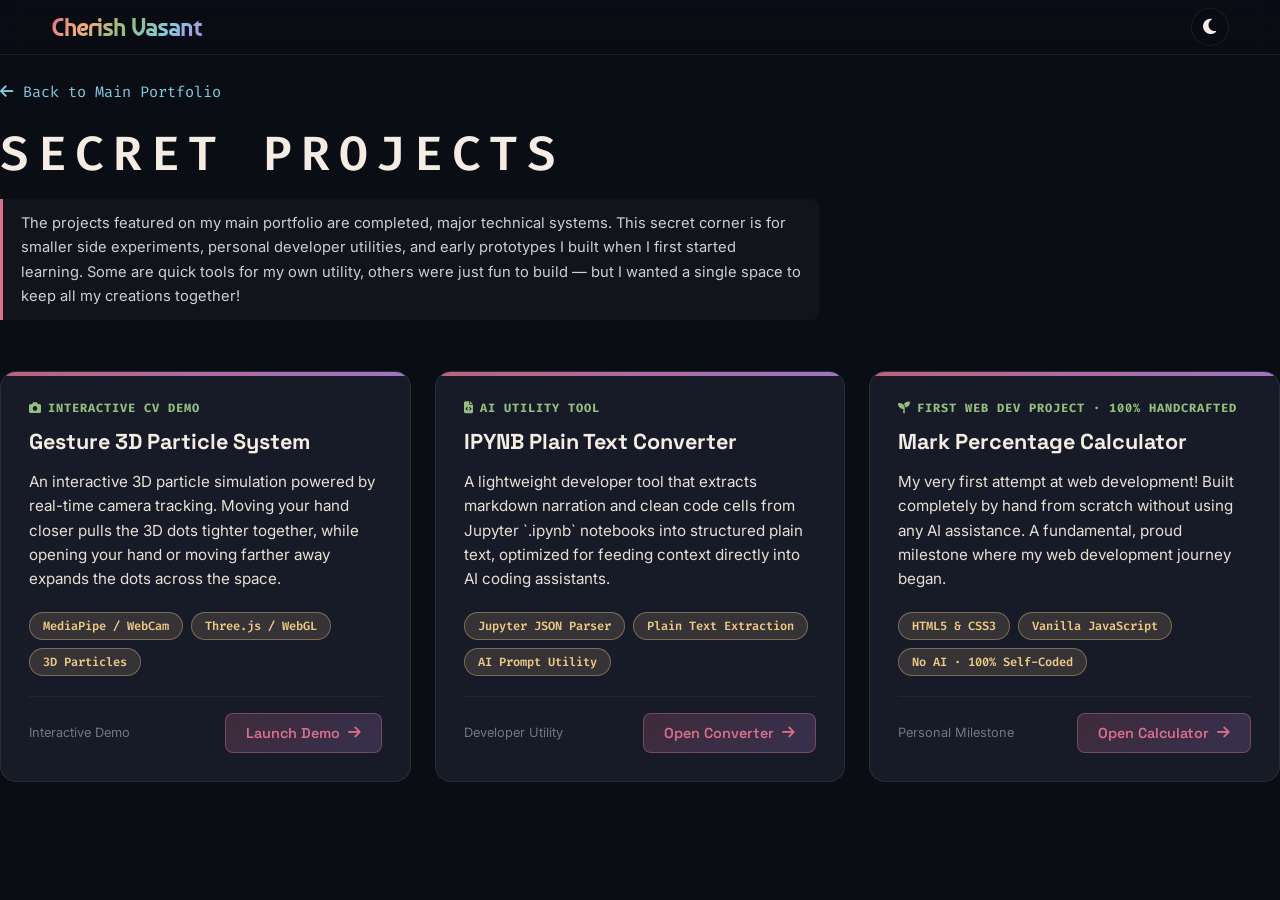
<file: secret-projects/secret-projects.html>
<!DOCTYPE html>
<html lang="en">

<head>
  <meta charset="UTF-8" />
  <meta name="viewport" content="width=device-width, initial-scale=1.0" />
  <link rel="icon" type="image/x-icon" href="../images/PinkSky.png" />
  <title>Cherish Vasant | Secret Projects</title>

  <!-- Open Graph / SEO Meta Tags -->
  <meta name="description"
    content="Secret Playground & Mini Experiments by Cherish Vasant — interactive prototypes, computer vision demos, and custom developer tools." />
  <meta property="og:title" content="Cherish Vasant | Secret Projects" />
  <meta property="og:description"
    content="A curated collection of side projects, experiments, and developer utilities." />

  <link rel="stylesheet" href="../styles.css?v=36" />

  <link rel="preconnect" href="https://fonts.googleapis.com">
  <link rel="preconnect" href="https://fonts.gstatic.com" crossorigin>
  <link
    href="https://fonts.googleapis.com/css2?family=Baumans&family=Fira+Code:wght@400;500;700&family=Inter:wght@300;400;500;600;700&family=Space+Grotesk:wght@400;500;600;700&display=swap"
    rel="stylesheet">

  <link rel="stylesheet"
    href="https://fonts.googleapis.com/css2?family=Material+Symbols+Outlined:opsz,wght,FILL,GRAD@24,400,0,0&icon_names=icecream" />

  <link rel="stylesheet" href="https://cdnjs.cloudflare.com/ajax/libs/font-awesome/6.4.2/css/all.min.css" />

  <script src="../script.js?v=6" defer></script>
  <script src="../sprinkles.js?v=2" defer></script>

  <style>
    .secret-hero {
      padding-top: calc(var(--navbar-height) + 30px);
      padding-bottom: 20px;
    }

    .secret-subtitle {
      font-size: 0.92rem;
      font-weight: 400;
      line-height: 1.65;
      color: var(--text-white-dim);
      margin-top: 14px;
      max-width: 780px;
      background: rgba(255, 255, 255, 0.03);
      border-left: 3px solid var(--color-rose);
      padding: 12px 18px;
      border-radius: 0 8px 8px 0;
    }

    .secret-grid {
      display: grid;
      grid-template-columns: repeat(auto-fit, minmax(320px, 1fr));
      gap: 24px;
      margin-top: 36px;
      margin-bottom: 60px;
    }

    .secret-card {
      background-color: var(--bg-card);
      border: 1px solid var(--border-color);
      border-radius: 16px;
      padding: 28px;
      display: flex;
      flex-direction: column;
      justify-content: space-between;
      transition: all 0.35s cubic-bezier(0.4, 0, 0.2, 1);
      position: relative;
      overflow: hidden;
    }

    .secret-card::before {
      content: '';
      position: absolute;
      top: 0;
      left: 0;
      right: 0;
      height: 4px;
      background: linear-gradient(90deg, var(--color-rose), var(--color-amethyst));
      opacity: 0.85;
      transition: opacity 0.3s ease;
    }

    .secret-card:hover {
      transform: translateY(-6px);
      box-shadow: 0 12px 30px var(--shadow-xl);
      border-color: var(--color-rose);
    }

    .secret-card-tag {
      font-family: var(--font-mono);
      font-size: 0.75rem;
      color: var(--color-sage, #93BE7D);
      text-transform: uppercase;
      letter-spacing: 1px;
      font-weight: 700;
      margin-bottom: 12px;
      display: flex;
      align-items: center;
      gap: 6px;
    }

    .secret-card h2 {
      font-family: var(--font-heading);
      font-size: 1.35rem;
      margin: 0 0 12px 0;
      color: var(--text-primary);
    }

    .secret-card p {
      color: var(--text-body);
      font-size: 0.95rem;
      line-height: 1.6;
      margin-bottom: 20px;
      flex-grow: 1;
    }

    .tech-pills {
      display: flex;
      flex-wrap: wrap;
      gap: 8px;
      margin-bottom: 20px;
    }

    .tech-pill {
      display: inline-flex;
      align-items: center;
      padding: 5px 13px;
      border-radius: 999px;
      font-family: var(--font-mono);
      font-size: 0.75rem;
      font-weight: 600;
      background: rgba(238, 200, 136, 0.14);
      border: 1px solid rgba(238, 200, 136, 0.38);
      color: var(--color-gold, #EEC888);
      transition: all 0.25s ease;
    }

    .tech-pill:hover {
      background: rgba(238, 200, 136, 0.24);
      border-color: var(--color-gold, #EEC888);
    }

    .secret-card-footer {
      display: flex;
      align-items: center;
      justify-content: space-between;
      padding-top: 16px;
      border-top: 1px solid var(--border-subtle);
    }

    .secret-card-btn {
      display: inline-flex;
      align-items: center;
      gap: 8px;
      padding: 10px 20px;
      border-radius: 8px;
      font-family: var(--font-heading);
      font-weight: 600;
      font-size: 0.9rem;
      text-decoration: none;
      background: linear-gradient(135deg, rgba(218, 111, 137, 0.2) 0%, rgba(182, 133, 225, 0.2) 100%);
      border: 1.5px solid rgba(218, 111, 137, 0.4);
      color: var(--color-rose);
      transition: all 0.3s ease;
    }

    .secret-card-btn:hover {
      background: var(--color-rose);
      color: var(--bg-dark);
      transform: translateX(4px);
      box-shadow: 0 4px 15px rgba(218, 111, 137, 0.4);
    }

    .back-btn {
      display: inline-flex;
      align-items: center;
      gap: 10px;
      text-decoration: none;
      color: var(--text-secondary);
      font-family: var(--font-mono);
      font-size: 0.95rem;
      margin-bottom: 20px;
      transition: color 0.3s ease, transform 0.3s ease;
    }

    .back-btn:hover {
      color: var(--color-rose);
      transform: translateX(-4px);
    }
  </style>
</head>

<body>
  <canvas id="sprinkles" aria-hidden="true"></canvas>

  <header>
    <nav class="navbar">
      <h1 class="nav-head"><a href="../index.html" style="text-decoration:none;color:inherit;"><span class="gradient-text">Cherish
            Vasant</span></a></h1>
      <div style="display: flex; align-items: center; gap: 10px;">
        <button type="button" class="theme-toggle-btn" id="themeToggle" aria-label="Toggle Light and Dark Mode" title="Toggle Theme">
          <i class="fa-solid fa-moon" id="themeIcon"></i>
        </button>
      </div>
    </nav>
  </header>

  <div class="content secret-hero">
    <a href="../index.html#projects" class="back-btn"><i class="fa-solid fa-arrow-left"></i> Back to Main Portfolio</a>

    <h1 class="section-head eyebrow" style="font-size: clamp(2rem, 4vw, 3rem); margin-bottom: 0;">Secret Projects</h1>

    <p class="secret-subtitle">
      The projects featured on my main portfolio are completed, major technical systems. This secret corner is for smaller side experiments, personal developer utilities, and early prototypes I built when I first started learning. Some are quick tools for my own utility, others were just fun to build — but I wanted a single space to keep all my creations together!
    </p>

    <div class="secret-grid">
      <!-- Project 1: Gesture-Controlled 3D Particle System -->
      <div class="secret-card">
        <div>
          <div class="secret-card-tag">
            <i class="fa-solid fa-camera"></i>
            <span>Interactive CV Demo</span>
          </div>
          <h2>Gesture 3D Particle System</h2>
          <p>
            An interactive 3D particle simulation powered by real-time camera tracking. Moving your hand closer pulls the 3D dots tighter together, while opening your hand or moving farther away expands the dots across the space.
          </p>
          <div class="tech-pills">
            <span class="tech-pill">MediaPipe / WebCam</span>
            <span class="tech-pill">Three.js / WebGL</span>
            <span class="tech-pill">3D Particles</span>
          </div>
        </div>
        <div class="secret-card-footer">
          <span style="font-size: 0.8rem; color: var(--text-white-muted);">Interactive Demo</span>
          <a href="3d-showroom.html" target="_blank" class="secret-card-btn">Launch Demo <i class="fa-solid fa-arrow-right"></i></a>
        </div>
      </div>

      <!-- Project 2: IPYNB Plain Text Converter -->
      <div class="secret-card">
        <div>
          <div class="secret-card-tag">
            <i class="fa-solid fa-file-code"></i>
            <span>AI Utility Tool</span>
          </div>
          <h2>IPYNB Plain Text Converter</h2>
          <p>
            A lightweight developer tool that extracts markdown narration and clean code cells from Jupyter `.ipynb` notebooks into structured plain text, optimized for feeding context directly into AI coding assistants.
          </p>
          <div class="tech-pills">
            <span class="tech-pill">Jupyter JSON Parser</span>
            <span class="tech-pill">Plain Text Extraction</span>
            <span class="tech-pill">AI Prompt Utility</span>
          </div>
        </div>
        <div class="secret-card-footer">
          <span style="font-size: 0.8rem; color: var(--text-white-muted);">Developer Utility</span>
          <a href="ipynbNotebook_to_text.html" target="_blank" class="secret-card-btn">Open Converter <i class="fa-solid fa-arrow-right"></i></a>
        </div>
      </div>

      <!-- Project 3: Mark Percentage Calculator (First Web Dev Project Milestone) -->
      <div class="secret-card">
        <div>
          <div class="secret-card-tag">
            <i class="fa-solid fa-seedling"></i>
            <span>First Web Dev Project · 100% Handcrafted</span>
          </div>
          <h2>Mark Percentage Calculator</h2>
          <p>
            My very first attempt at web development! Built completely by hand from scratch without using any AI assistance. A fundamental, proud milestone where my web development journey began.
          </p>
          <div class="tech-pills">
            <span class="tech-pill">HTML5 & CSS3</span>
            <span class="tech-pill">Vanilla JavaScript</span>
            <span class="tech-pill">No AI · 100% Self-Coded</span>
          </div>
        </div>
        <div class="secret-card-footer">
          <span style="font-size: 0.8rem; color: var(--text-white-muted);">Personal Milestone</span>
          <a href="MarkPercentCalculator/index.html" target="_blank" class="secret-card-btn">Open Calculator <i class="fa-solid fa-arrow-right"></i></a>
        </div>
      </div>
    </div>
  </div>
</body>

</html>
</file>
<file: styles.css>
/* ═══════════════════════════════════════════════════════════
   DESIGN TOKENS — single source of truth for ALL colors
   Palette: Warm Rainbow (9-color, no single primary — each
   token is used for a different part of the site in sequence)
   Change values here → updates the entire site
   ═══════════════════════════════════════════════════════════ */
:root {
    /* ── Rainbow Palette Tokens (Dark Mode Default) ── */
    --color-rose: #DA6F89;
    --color-salmon: #EA93A0;
    --color-coral: #F3AA7C;
    --color-gold: #EEC888;
    --color-sage: #93BE7D;
    --color-sky: #80CBE2;
    --color-periwinkle: #8CA4EC;
    --color-lavender: #C6B0F1;
    --color-amethyst: #B685E1;

    /* ── Legacy aliases (kept so existing rules still resolve) ── */
    --color-mint: var(--color-sage);
    --color-pink: var(--color-rose);

    /* ── Core Brand Mappings ──────────────────────────── */
    --color-primary: var(--color-sage);
    --color-primary-dark: #6B9950;
    --color-primary-dim: rgba(147, 190, 125, 0.15);
    --color-primary-faint: rgba(147, 190, 125, 0.08);
    --color-primary-border: rgba(147, 190, 125, 0.25);
    --color-primary-glow: rgba(147, 190, 125, 0.35);
    --color-primary-line: rgba(147, 190, 125, 0.20);

    --color-secondary: var(--color-sky);
    --color-secondary-dim: rgba(128, 203, 226, 0.15);
    --color-secondary-border: rgba(128, 203, 226, 0.25);

    --color-accent: var(--color-rose);
    --color-accent-dim: rgba(218, 111, 137, 0.15);
    --color-accent-faint: rgba(218, 111, 137, 0.08);
    --color-accent-border: rgba(218, 111, 137, 0.25);

    --color-accent-lavender: var(--color-periwinkle);
    --color-lavender-dim: rgba(140, 164, 236, 0.15);
    --color-lavender-faint: rgba(140, 164, 236, 0.08);
    --color-lavender-border: rgba(140, 164, 236, 0.25);
    --color-lavender-glow: rgba(140, 164, 236, 0.35);
    --color-lavender-line: rgba(140, 164, 236, 0.20);

    --color-salmon-faint: rgba(234, 147, 160, 0.08);
    --color-salmon-border: rgba(234, 147, 160, 0.30);
    --color-coral-faint: rgba(243, 170, 124, 0.08);
    --color-coral-border: rgba(243, 170, 124, 0.30);
    --color-gold-faint: rgba(238, 200, 136, 0.08);
    --color-gold-border: rgba(238, 200, 136, 0.30);
    --color-gold-dim: rgba(238, 200, 136, 0.15);
    --color-gold-glow: rgba(238, 200, 136, 0.40);
    --color-lavender-light-faint: rgba(198, 176, 241, 0.08);
    --color-lavender-light-border: rgba(198, 176, 241, 0.30);
    --color-amethyst-faint: rgba(182, 133, 225, 0.08);
    --color-amethyst-border: rgba(182, 133, 225, 0.30);

    /* ── Rainbow Gradient System ───────────────────────── */
    --gradient-aurora: linear-gradient(135deg, var(--color-rose) 0%, var(--color-coral) 25%, var(--color-sage) 50%, var(--color-sky) 75%, var(--color-amethyst) 100%);
    --gradient-aurora-text: var(--gradient-aurora);
    --gradient-aurora-btn: linear-gradient(135deg, rgba(218,111,137,0.15) 0%, rgba(243,170,124,0.15) 25%, rgba(147,190,125,0.15) 50%, rgba(128,203,226,0.15) 75%, rgba(182,133,225,0.15) 100%);

    /* ── Backgrounds (Night Sky Dark Default) ─────── */
    --bg-dark: #0B0D14;
    --bg-dark-alpha: rgba(11, 13, 20, 0.45);
    --bg-dark-alpha-heavy: rgba(11, 13, 20, 0.85);
    --bg-card: #171B28;
    --bg-card-hover: rgba(255, 255, 255, 0.05);
    --bg-mobile-menu: rgba(11, 13, 20, 0.98);
    --bg-mobile-menu-blur: rgba(11, 13, 20, 0.85);
    --bg-social-icon: rgba(11, 13, 20, 0.60);

    /* ── Borders ──────────────────────────────────────── */
    --border-color: rgba(255,241,224,0.08);
    --border-subtle: rgba(255,241,224,0.05);
    --border-faint: rgba(255,241,224,0.04);
    --border-hover: rgba(255,241,224,0.25);

    /* ── Text ─────────────────────────────────────────── */
    --text-primary: #F5EDE3;
    --text-secondary: var(--color-sky);
    --text-white: #ffffff;
    --text-white-dim: rgba(255,255,255,0.80);
    --text-white-muted: rgba(255,255,255,0.40);
    --text-white-soft: rgba(255,255,255,0.90);
    --text-body: #E9E0D4;

    /* ── Shadows ─────────────────────────────────────── */
    --shadow-sm: rgba(0, 0, 0, 0.20);
    --shadow-md: rgba(0, 0, 0, 0.30);
    --shadow-lg: rgba(0, 0, 0, 0.40);
    --shadow-xl: rgba(0, 0, 0, 0.50);
    --shadow-2xl: rgba(0, 0, 0, 0.60);

    /* ── Overlay dims ────────────────────────────────── */
    --overlay-light: rgba(255, 255, 255, 0.01);
    --overlay-subtle: rgba(0, 0, 0, 0.15);
    --overlay-medium: rgba(0, 0, 0, 0.25);
    --bg-mobile-menu-near: rgba(20, 18, 31, 0.95);

    /* ── Intensity scale ─────────────────────────────── */
    --intensity-high: rgba(147, 190, 125, 0.85);
    --intensity-medium: rgba(147, 190, 125, 0.55);
    --intensity-low: rgba(147, 190, 125, 0.25);

    /* ── Report / data UI (semantic) ─────────────────── */
    --color-success: #34d399;
    --color-success-bg: rgba(16, 185, 129, 0.12);
    --color-success-border: rgba(16, 185, 129, 0.35);
    --color-success-badge-bg: rgba(16, 185, 129, 0.15);
    --color-success-badge-border: rgba(16, 185, 129, 0.30);

    --color-error: #f87171;
    --color-error-bg: rgba(239, 68, 68, 0.10);
    --color-error-border: rgba(239, 68, 68, 0.30);
    --color-error-badge-bg: rgba(239, 68, 68, 0.15);
    --color-error-badge-border: rgba(239, 68, 68, 0.30);

    --color-accent-chat-bg: rgba(249, 168, 212, 0.08);
    --color-primary-chat-bg: rgba(110, 231, 183, 0.08);
    --color-primary-chat-border: rgba(110, 231, 183, 0.25);

    --react-thought-bg: rgba(140, 164, 236, 0.20);
    --react-thought-text: #7B94E0;
    --react-thought-border: rgba(140, 164, 236, 0.30);
    --react-action-bg: rgba(238, 200, 136, 0.20);
    --react-action-text: #C99A3E;
    --react-action-border: rgba(238, 200, 136, 0.30);
    --react-observation-bg: rgba(147, 190, 125, 0.20);
    --react-observation-text: #7FA968;
    --react-observation-border: rgba(147, 190, 125, 0.30);

    --color-json-text: #34d399;

    --terminal-dot-red: #ff5f56;
    --terminal-dot-yellow: #ffbd2e;
    --terminal-dot-green: #27c93f;

    --transition: all 0.3s ease;

    /* ── Typography ─────────────────────────────────── */
    --font-heading: 'Space Grotesk', 'Baumans', sans-serif;
    --font-body: 'Inter', sans-serif;
    --font-mono: 'Fira Code', monospace;
    --text-xs: 0.75rem;
    --text-sm: 0.875rem;
    --text-base: 1rem;
    --text-lg: 1.125rem;
    --text-xl: 1.25rem;
    --text-2xl: 1.5rem;
    --text-3xl: 2rem;
    --text-4xl: 2.5rem;
    --text-5xl: 3.5rem;
    --leading-tight: 1.25;
    --leading-normal: 1.65;
    --leading-relaxed: 1.75;

    /* ── Spacing ─────────────────────────────────────── */
    --space-1: 0.25rem;
    --space-2: 0.5rem;
    --space-3: 0.75rem;
    --space-4: 1rem;
    --space-5: 1.25rem;
    --space-6: 1.5rem;
    --space-8: 2rem;
    --space-10: 2.5rem;
    --space-12: 3rem;
    --space-16: 4rem;

    /* ── Layout ──────────────────────────────────────── */
    --container-max: 1320px;
    --navbar-height: 52px;
    --section-pad-x: clamp(1.25rem, 4vw, 5rem);
    --section-pad-y: clamp(2rem, 5vw, 4rem);
}

/* ── Light Theme Overrides (Warm Paper Rainbow) ── */
[data-theme="light"] {
    /* Exact user-provided rainbow palette tokens (same as dark theme default) */
    --color-rose: #DA6F89;
    --color-salmon: #EA93A0;
    --color-coral: #F3AA7C;
    --color-gold: #C98E1C;
    --color-sage: #93BE7D;
    --color-sky: #80CBE2;
    --color-periwinkle: #8CA4EC;
    --color-lavender: #C6B0F1;
    --color-amethyst: #B685E1;

    --color-mint: var(--color-sage);
    --color-pink: var(--color-rose);

    --color-primary: var(--color-sage);
    --color-primary-dark: #6B9950;
    --color-primary-dim: rgba(147, 190, 125, 0.15);
    --color-primary-faint: rgba(147, 190, 125, 0.08);
    --color-primary-border: rgba(147, 190, 125, 0.35);
    --color-primary-glow: rgba(147, 190, 125, 0.35);
    --color-primary-line: rgba(147, 190, 125, 0.25);

    --color-secondary: var(--color-sky);
    --color-secondary-dim: rgba(128, 203, 226, 0.15);
    --color-secondary-border: rgba(128, 203, 226, 0.30);

    --color-accent: var(--color-rose);
    --color-accent-dim: rgba(218, 111, 137, 0.15);
    --color-accent-faint: rgba(218, 111, 137, 0.08);
    --color-accent-border: rgba(218, 111, 137, 0.30);

    --color-accent-lavender: var(--color-periwinkle);
    --color-lavender-dim: rgba(140, 164, 236, 0.15);
    --color-lavender-faint: rgba(140, 164, 236, 0.08);
    --color-lavender-border: rgba(140, 164, 236, 0.35);
    --color-lavender-glow: rgba(140, 164, 236, 0.35);
    --color-lavender-line: rgba(140, 164, 236, 0.25);

    --color-salmon-faint: rgba(234, 147, 160, 0.08);
    --color-salmon-border: rgba(234, 147, 160, 0.30);
    --color-coral-faint: rgba(243, 170, 124, 0.08);
    --color-coral-border: rgba(243, 170, 124, 0.30);
    --color-gold-faint: rgba(201, 142, 28, 0.08);
    --color-gold-border: rgba(201, 142, 28, 0.30);
    --color-gold-dim: rgba(201, 142, 28, 0.15);
    --color-gold-glow: rgba(201, 142, 28, 0.40);
    --color-lavender-light-faint: rgba(198, 176, 241, 0.08);
    --color-lavender-light-border: rgba(198, 176, 241, 0.30);
    --color-amethyst-faint: rgba(182, 133, 225, 0.08);
    --color-amethyst-border: rgba(182, 133, 225, 0.30);

    --gradient-aurora: linear-gradient(135deg, var(--color-rose) 0%, var(--color-coral) 25%, var(--color-sage) 50%, var(--color-sky) 75%, var(--color-amethyst) 100%);
    --gradient-aurora-text: var(--gradient-aurora);
    --gradient-aurora-btn: linear-gradient(135deg, rgba(218,111,137,0.15) 0%, rgba(243,170,124,0.15) 25%, rgba(147,190,125,0.15) 50%, rgba(128,203,226,0.15) 75%, rgba(182,133,225,0.15) 100%);

    /* Soft paper / cream background */
    --bg-dark: #EFE6D8;
    --bg-dark-alpha: rgba(239, 230, 216, 0.85);
    --bg-dark-alpha-heavy: rgba(239, 230, 216, 0.95);
    --bg-card: #F3E9D7;
    --bg-card-hover: rgba(58, 46, 34, 0.03);
    --bg-mobile-menu: rgba(239, 230, 216, 0.98);
    --bg-mobile-menu-blur: rgba(239, 230, 216, 0.90);
    --bg-social-icon: rgba(243, 233, 215, 0.90);

    --border-color: rgba(58, 46, 34, 0.12);
    --border-subtle: rgba(58, 46, 34, 0.08);
    --border-faint: rgba(58, 46, 34, 0.04);
    --border-hover: rgba(58, 46, 34, 0.30);

    --shadow-sm: rgba(58, 46, 34, 0.06);
    --shadow-md: rgba(58, 46, 34, 0.10);
    --shadow-lg: rgba(58, 46, 34, 0.14);
    --shadow-xl: rgba(58, 46, 34, 0.18);
    --shadow-2xl: rgba(58, 46, 34, 0.22);

    --text-primary: #3A2E22;
    --text-secondary: var(--color-sky);
    --text-white: #3A2E22;
    --text-white: #3A2E22;
    --text-white-dim: rgba(58, 46, 34, 0.85);
    --text-white-muted: rgba(58, 46, 34, 0.55);
    --text-white-soft: #55442F;
    --text-body: #55442F;

    /* React-trace badge text — darker than the dark-theme shades above so
       small badge text stays readable against the light cream background
       instead of washing out. */
    --react-thought-text: #4C63B6;
    --react-action-text: #8F6A1F;
    --react-observation-text: #4F6E3E;
}



/* ═══════════════════════════════════════════════════════════
   BASE
═══════════════════════════════════════════════════════════ */
html {
    scroll-padding-top: calc(var(--navbar-height) + 16px);
    scroll-behavior: smooth;
}

/*
  REMOVED the local @font-face for "Baumans" that previously pointed at
  fonts/Baumans-Regular.ttf.

  Two real bugs there:
   1) format("ttf") is not a valid CSS format token — it should be
      format("truetype") — so most browsers silently ignored the rule.
   2) It depended on a fonts/ folder actually existing in the deployed
      repo with matching case. If that file wasn't committed (or the
      case didn't match, e.g. Baumans-regular.ttf vs Baumans-Regular.ttf),
      it 404s on GitHub Pages' case-sensitive Linux server even though it
      may have resolved fine locally on Windows/Mac.

  Baumans is already loaded reliably via the Google Fonts <link> in
  index.html, which --font-heading already references as a fallback, so
  this local @font-face was redundant risk with no upside. If you want
  to self-host it later, re-add it correctly as:

  @font-face {
    font-family: "Baumans";
    src: url("fonts/Baumans-Regular.ttf") format("truetype");
    font-display: swap;
  }
*/

::-webkit-scrollbar {
    width: 8px;
    height: 8px;
    background-color: var(--bg-dark);
}

::-webkit-scrollbar-track {
    background: var(--bg-dark);
}

::-webkit-scrollbar-thumb {
    background: var(--border-color);
    border-radius: 4px;
}

::-webkit-scrollbar-thumb:hover {
    background: var(--color-primary);
}

header {
    position: relative;
    z-index: 100;
}

h1,
h2,
h3,
h4 {
    font-family: var(--font-heading);
}

h1.cherish,
.nav-head,
.section-head {
    font-family: 'Baumans', var(--font-heading);
}

body,
p,
button,
input,
textarea {
    font-family: var(--font-body);
}

body {
    background-color: transparent;
    color: var(--text-white);
    font-size: 1rem;
    margin: 0;
    padding: 0;
    width: 100%;
    overflow-x: hidden;
}


/* ═══════════════════════════════════════════════════════════
   NAVBAR
═══════════════════════════════════════════════════════════ */
.navbar {
    display: flex;
    justify-content: space-between;
    align-items: center;
    background-color: var(--bg-dark-alpha);
    backdrop-filter: blur(10px);
    -webkit-backdrop-filter: blur(10px);
    border-bottom: 1px solid var(--border-color);
    color: var(--text-primary);
    width: 100%;
    position: fixed;
    top: 0;
    left: 0;
    z-index: 100;
    opacity: 1;
    pointer-events: all;
    transition: all 0.4s ease;
    padding: var(--space-2) var(--section-pad-x);
    box-sizing: border-box;
    min-height: var(--navbar-height);
}

.navbar.scrolled {
    background-color: var(--bg-mobile-menu-blur);
    border-bottom: 1px solid var(--color-primary-dim);
    box-shadow: 0 4px 20px var(--shadow-xl);
}

.nav-toggle {
    display: none;
    flex-direction: column;
    justify-content: space-between;
    width: 26px;
    height: 18px;
    background: transparent;
    border: none;
    cursor: pointer;
    padding: 0;
    z-index: 102;
    margin-right: 20px;
}

.nav-toggle span {
    width: 100%;
    height: 2px;
    background-color: var(--text-white);
    border-radius: 2px;
    transition: all 0.3s cubic-bezier(0.4, 0, 0.2, 1);
}

.nav-toggle.active span:nth-child(1) {
    transform: translateY(8px) rotate(45deg);
}

.nav-toggle.active span:nth-child(2) {
    opacity: 0;
}

.nav-toggle.active span:nth-child(3) {
    transform: translateY(-8px) rotate(-45deg);
}

.nav-head {
    margin: 0;
    padding: 0;
    font-size: clamp(1.15rem, 2.5vw, 1.5rem);
    color: var(--color-primary);
}

ul.menu {
    list-style: none;
    display: flex;
    justify-content: flex-end;
    margin: 0;
    padding: 0;
}

ul.menu li {
    position: relative;
    margin: 0 15px;
}

ul.menu li a {
    display: block;
    padding: 10px;
    text-decoration: none;
    color: var(--text-secondary);
    font-size: 1.125rem;
    transition: color 0.3s ease, text-shadow 0.3s ease;
}

ul.menu li a:hover {
    color: var(--color-accent);
    text-shadow: 0 0 10px var(--color-accent-dim);
}

a.selected {
    border-bottom: 2px solid currentColor;
}

.gradient-text {
    background: var(--gradient-aurora-text);
    -webkit-background-clip: text;
    background-clip: text;
    -webkit-text-fill-color: transparent;
    color: var(--color-mint);
    display: inline-block;
}

.theme-toggle-btn {
    background: var(--bg-social-icon);
    border: 1px solid var(--border-color);
    color: var(--text-primary);
    width: 38px;
    height: 38px;
    border-radius: 50%;
    display: flex;
    align-items: center;
    justify-content: center;
    cursor: pointer;
    font-size: 1.1rem;
    transition: all 0.3s ease;
    margin-left: 15px;
}

.theme-toggle-btn:hover {
    border-color: var(--color-sky);
    color: var(--color-sky);
    transform: rotate(15deg) scale(1.05);
    box-shadow: 0 0 12px var(--color-secondary-dim);
}


/* ═══════════════════════════════════════════════════════════
   HERO — left-aligned, minimal, one thesis + two CTAs
═══════════════════════════════════════════════════════════ */
.hero {
    position: relative;
    background-color: transparent;
    width: 100%;
    min-height: 100vh;
    min-height: 100dvh;
    display: flex;
    align-items: center;
    overflow: hidden;
    padding: calc(var(--navbar-height) + var(--space-8)) var(--section-pad-x) var(--space-16);
    box-sizing: border-box;
}

.cosmic-dust {
    position: absolute;
    inset: 0;
    background: none;
    pointer-events: none;
}

.hero-grid {
    position: relative;
    z-index: 5;
    display: grid;
    grid-template-columns: 1.15fr 0.85fr;
    gap: clamp(24px, 5vw, 56px);
    align-items: center;
    width: 100%;
    max-width: 1380px;
}

.hero-content {
    display: flex;
    flex-direction: column;
    align-items: flex-start;
    text-align: left;
    max-width: 640px;
    width: 100%;
}

.hero-visual {
    display: flex;
    align-items: center;
    justify-content: center;
}

.hero-visual svg {
    width: 100%;
    max-width: 580px;
    height: auto;
}

.hero-visual #heroNodes circle {
    transition: r 0.3s ease;
}

.hero-hi {
    font-family: var(--font-mono);
    font-size: clamp(0.95rem, 2vw, 1.1rem);
    color: var(--text-primary);
    letter-spacing: 0.5px;
    margin: 0 0 var(--space-2);
}

.hire-badge {
    display: inline-flex;
    align-items: center;
    gap: 6px;
    background-color: var(--color-accent-faint);
    border: 1px solid var(--color-accent-border);
    color: var(--color-lavender);
    padding: 6px 14px;
    border-radius: 999px;
    font-size: clamp(0.8rem, 2vw, 0.9rem);
    font-family: var(--font-mono);
    font-weight: 500;
    margin-bottom: var(--space-4);
    letter-spacing: 0.5px;
    animation: pulse-glow 2.5s infinite ease-in-out;
}

@keyframes pulse-glow {
    0%,
    100% {
        box-shadow: 0 0 5px var(--color-gold-dim);
        border-color: var(--color-gold-border);
    }

    50% {
        box-shadow: 0 0 15px var(--color-gold-glow);
        border-color: var(--color-gold);
    }
}

.greeting {
    font-size: clamp(1rem, 2vw, 1.15rem);
    margin: 0 0 var(--space-3);
    letter-spacing: 1.5px;
    text-transform: uppercase;
    font-family: var(--font-mono);
    color: var(--color-sky);
}

.name-line {
    font-family: var(--font-heading);
    font-size: clamp(2.8rem, 6.5vw, 4.8rem);
    font-weight: 700;
    line-height: 1.1;
    margin: 0 0 var(--space-5);
    color: var(--text-primary);
    white-space: nowrap;
}

.name-line .accent {
    position: relative;
    z-index: 2;
    background: var(--gradient-aurora-text);
    -webkit-background-clip: text;
    background-clip: text;
    -webkit-text-fill-color: transparent;
    color: var(--color-pink);
    display: inline-block;
}

.tagline {
    font-size: clamp(1.15rem, 2.5vw, 1.35rem);
    line-height: var(--leading-relaxed);
    color: var(--text-white);
    max-width: 600px;
    margin: 0 0 var(--space-4);
}

.contact-info-header {
    font-family: var(--font-mono);
    font-size: clamp(1rem, 2.2vw, 1.15rem);
    color: var(--text-white) !important;
    margin: 0 0 var(--space-8);
    letter-spacing: 0.5px;
}

.contact-info-header a {
    color: var(--text-white) !important;
    text-decoration: none;
}

.cta-group {
    display: flex;
    flex-wrap: wrap;
    gap: 14px;
    margin-bottom: var(--space-8);
}

.cta {
    display: inline-block;
    text-decoration: none;
    text-align: center;
    padding: 12px 24px;
    border-radius: 30px;
    font-size: 0.95rem;
    font-weight: 600;
    font-family: var(--font-heading);
    transition: var(--transition);
}

.cta-outline-lavender {
    background-color: transparent;
    color: var(--text-white);
    border: 2px solid var(--color-lavender);
}

.cta-outline-lavender:hover {
    background-color: var(--color-lavender-faint);
    border-color: var(--color-lavender);
    transform: translateY(-2px);
    box-shadow: 0 4px 15px var(--color-lavender-dim);
}

.cta-filled-pink {
    background-color: var(--color-rose);
    color: var(--text-white);
    border: 2px solid var(--color-rose);
}

.cta-filled-pink:hover {
    opacity: 0.92;
    transform: translateY(-2px);
    box-shadow: 0 4px 15px var(--color-accent-dim);
}

.cta i {
    margin-right: 8px;
}

.social-buttons {
    display: flex;
    gap: 16px;
    align-items: center;
}

.social-buttons a {
    text-decoration: none;
    font-size: 20px;
    width: 42px;
    height: 42px;
    display: flex;
    align-items: center;
    justify-content: center;
    border-radius: 50%;
    color: var(--text-secondary);
    background: var(--bg-social-icon);
    backdrop-filter: blur(4px);
    border: 1px solid var(--border-color);
    transition: all 0.3s ease-in-out;
}

.social-buttons a:hover {
    transform: scale(1.1);
    color: var(--color-accent);
    border-color: var(--color-accent);
}


/* ═══════════════════════════════════════════════════════════
   ABOUT ME
═══════════════════════════════════════════════════════════ */
.about-grid {
    display: grid;
    grid-template-columns: 260px 1fr;
    gap: var(--space-10);
    align-items: start;
    margin-top: var(--space-6);
}

.about-media {
    display: flex;
    flex-direction: column;
    align-items: center;
    gap: var(--space-5);
}

.image-container {
    width: 220px;
    height: 280px;
    border: 2px solid var(--color-sky);
    border-radius: 8px;
    overflow: hidden;
    box-shadow: 0 4px 15px var(--shadow-lg);
}

.image-container img {
    width: 100%;
    height: 100%;
    object-fit: cover;
}

.resume-download-btn {
    display: inline-flex;
    align-items: center;
    gap: 8px;
    text-decoration: none;
    padding: 11px 22px;
    border-radius: 8px;
    font-family: var(--font-heading);
    font-weight: 600;
    font-size: 0.95rem;
    background: transparent;
    border: 1.5px solid var(--color-accent);
    color: var(--color-accent);
    transition: var(--transition);
    white-space: nowrap;
}

.resume-download-btn:hover {
    background: var(--color-accent);
    color: var(--bg-dark);
    transform: translateY(-2px);
}

/* ═══════════════════════════════════════════════════════════
   COURSES — bento grid, arranged for a bit of visual play: the
   Machine Learning card (3 items) anchors the left column and
   spans all 3 rows; Core Languages and Web Development sit beside
   it as wide horizontal cards (their items placed side by side);
   Data Quest closes out the bottom row. Each row is itself a link
   showing the real certificate-image thumbnail (from
   images/CertificatePics/) that opens the full certificate — the
   PDF where one exists, otherwise the image itself — in a new tab.
═══════════════════════════════════════════════════════════ */
.bento {
    display: grid;
    grid-template-columns: repeat(3, 1fr);
    gap: 18px;
    margin-top: 12px;
}

/* Row 1: Machine Learning (single certificate) beside Core Languages.
   Row 2: Web Development beside Data Quest — mirrored so each row
   pairs one narrow single-item card with one wide two-item card. */
.bcard.bcard-ml {
    grid-column: 1;
    grid-row: 1;
}

.bcard.bcard-languages {
    grid-column: 2 / span 2;
    grid-row: 1;
}

.bcard.bcard-webdev {
    grid-column: 1 / span 2;
    grid-row: 2;
}

.bcard.bcard-hackathon {
    grid-column: 3;
    grid-row: 2;
}

@media (max-width: 900px) {
    .bento {
        grid-template-columns: 1fr;
    }

    .bcard.bcard-ml,
    .bcard.bcard-languages,
    .bcard.bcard-webdev,
    .bcard.bcard-hackathon {
        grid-column: 1;
        grid-row: auto;
    }
}

.bcard {
    position: relative;
    background-color: var(--bg-card);
    border: 1px solid var(--border-color);
    border-top: 3px solid var(--bc, var(--color-primary));
    border-radius: 12px;
    padding: 22px;
    display: flex;
    flex-direction: column;
}

.bcard-type {
    position: absolute;
    top: 16px;
    right: 16px;
    font-family: var(--font-mono);
    font-size: 0.65rem;
    letter-spacing: 0.06em;
    text-transform: uppercase;
    padding: 3px 10px;
    border-radius: 999px;
    background: var(--color-primary-faint);
    border: 1px solid var(--color-primary-border);
    color: var(--color-primary);
}

.bcard-type.hackathon {
    background: var(--color-gold-faint);
    border-color: var(--color-gold-border);
    color: var(--color-gold);
}

.blabel {
    font-family: var(--font-mono);
    font-size: 0.7rem;
    letter-spacing: 0.06em;
    text-transform: uppercase;
    color: var(--text-white-muted);
    padding-right: 70px;
}

.bhead {
    font-family: var(--font-heading);
    font-weight: 700;
    font-size: 1.05rem;
    color: var(--text-primary);
    margin-top: 8px;
}

.bitems {
    margin-top: 16px;
    display: flex;
    flex-direction: column;
    gap: 20px;
}

.bitems.bitems-row {
    flex-direction: row;
    align-items: stretch;
}

.bitems.bitems-row .bitem {
    flex: 1 1 0;
}

@media (max-width: 900px) {
    .bitems.bitems-row {
        flex-direction: column;
    }
}

.bitem {
    display: flex;
    flex-direction: column;
    gap: 10px;
    padding: 10px;
    margin: 0 -10px;
    text-decoration: none;
    border-radius: 12px;
    transition: background-color 0.2s ease, transform 0.2s ease;
}

.bitem:hover {
    background-color: var(--bg-card-hover);
    transform: translateY(-2px);
}

.bitem-thumb {
    width: 100%;
    aspect-ratio: 16 / 10;
    border-radius: 8px;
    background: #ffffff;
    border: 1px solid var(--border-color);
    display: flex;
    align-items: center;
    justify-content: center;
    overflow: hidden;
    flex-shrink: 0;
}

.bitem-thumb img {
    width: 100%;
    height: 100%;
    object-fit: contain;
    display: block;
}

.bitem-row {
    display: flex;
    align-items: center;
    gap: 10px;
}

.bitem-text {
    flex-grow: 1;
    font-size: 0.85rem;
    color: var(--text-white-soft);
}

.badge2 {
    font-family: var(--font-mono);
    font-size: 0.68rem;
    padding: 2px 9px;
    border-radius: 10px;
    background: var(--bg-dark);
    color: var(--text-white-muted);
    border: 1px solid var(--border-color);
    flex-shrink: 0;
}

.bitem-view {
    color: var(--color-primary);
    font-family: var(--font-heading);
    font-weight: 600;
    font-size: 0.78rem;
    white-space: nowrap;
    flex-shrink: 0;
    display: inline-flex;
    align-items: center;
    gap: 6px;
}


.research-card {
    background-color: var(--bg-card);
    border: 1px solid var(--border-color);
    border-radius: 10px;
    padding: clamp(18px, 4vw, 28px);
    width: 100%;
}

.research-card-header {
    display: flex;
    align-items: center;
    gap: 12px;
    margin-bottom: 12px;
}

.research-card-icon {
    color: var(--color-primary);
    font-size: 1.3rem;
}

.research-card-title {
    color: var(--text-primary);
    font-weight: 600;
    font-size: clamp(0.95rem, 2.5vw, 1.1rem);
    line-height: 1.5;
    margin-bottom: 8px;
}

.research-card-meta {
    list-style: none;
    margin: 0;
    padding: 0;
    color: var(--text-white-soft);
    font-size: 0.9rem;
    line-height: 1.5;
}

.research-card-meta li {
    position: relative;
    padding-left: var(--space-5);
    margin-bottom: var(--space-2);
}

.research-card-meta li::before {
    content: "";
    position: absolute;
    left: 4px;
    top: 0.6em;
    width: 5px;
    height: 5px;
    border-radius: 50%;
    background: var(--text-primary);
}

.about-me-content {
    max-width: 720px;
}

.about-quote {
    font-style: italic;
    font-size: 1.25rem;
    margin: 0 0 var(--space-6);
    font-family: var(--font-heading);
    color: var(--color-accent);
    border-left: 3px solid var(--color-primary);
    padding-left: 16px;
    font-weight: 500;
}

.about-text {
    font-family: var(--font-body);
    font-size: 1.05rem;
    line-height: var(--leading-relaxed);
    color: var(--text-white-soft);
    margin: 0 0 var(--space-5);
}

.about-text .accent {
    color: var(--color-accent);
    font-weight: 600;
}

.about-list {
    list-style: none;
    margin: 0;
    padding: 0;
    font-family: var(--font-body);
    font-size: 1.05rem;
    line-height: var(--leading-relaxed);
    color: var(--text-white-soft);
}

.about-list li {
    position: relative;
    padding-left: var(--space-6);
    margin-bottom: var(--space-4);
}

.about-list li::before {
    content: "";
    position: absolute;
    left: 4px;
    top: 0.7em;
    width: 6px;
    height: 6px;
    border-radius: 50%;
    background: var(--color-primary);
}

.highlight-primary {
    color: var(--color-primary) !important;
}

.highlight-accent {
    color: var(--color-accent) !important;
}

.highlight-italic {
    font-style: italic !important;
}

.role {
    font-size: 1.12rem;
    font-weight: 700;
    font-style: italic;
    color: var(--color-gold);
    margin: 0 0 4px 0;
    font-family: var(--font-heading);
}





/* ═══════════════════════════════════════════════════════════
   UTILITIES & LAYOUT
═══════════════════════════════════════════════════════════ */
hr {
    margin: 0;
    border: 1px solid var(--border-color);
}

#sprinkles {
    position: fixed;
    top: 0;
    left: 0;
    width: 100vw;
    height: 100vh;
    z-index: -1;
    pointer-events: none;
    background-color: var(--bg-dark);
}

.fade-in {
    opacity: 1;
    transform: none;
}

.back-to-top {
    z-index: 20;
    position: fixed;
    bottom: 30px;
    right: 30px;
    width: 50px;
    height: 50px;
    background: var(--color-lavender);
    border-radius: 50%;
    display: flex;
    align-items: center;
    justify-content: center;
    cursor: pointer;
    opacity: 0;
    visibility: hidden;
    transition: all 0.3s ease;
    box-shadow: 0px 4px 10px var(--shadow-md);
}

.material-symbols-outlined {
    font-size: 30px;
    color: #14121F;
    transition: all 0.3s ease;
}

.back-to-top.show {
    opacity: 1;
    visibility: visible;
    transform: scale(1);
}

.back-to-top:hover {
    background: var(--color-accent);
}

.back-to-top:hover .material-symbols-outlined {
    transform: translateY(-5px);
}

.content {
    position: relative;
    display: grid;
    width: 100%;
    max-width: var(--container-max);
    margin: 0 auto;
    box-sizing: border-box;
}

.component {
    z-index: 15;
    padding: var(--section-pad-y) var(--section-pad-x);
    border-color: var(--text-white);
    box-sizing: border-box;
    width: 100%;
}

.comp,
.comp2 {
    background-color: transparent;
}

.glow {
    box-shadow: none;
}

h1.section-head {
    display: block;
    font-size: clamp(1.85rem, 4vw, 2.8rem);
    color: var(--text-primary);
    margin: 0;
    margin-bottom: 0.5em;
    font-weight: bold;
    font-family: var(--font-heading);
    text-shadow: none;
    border-bottom: 2px solid var(--color-primary-line);
    padding-bottom: 10px;
}

/* ═══════════════════════════════════════════════════════════
   SECTION HEADLINES — small colored eyebrow label + a big
   statement with 1-2 key phrases underlined in a hand-drawn
   squiggle. Applied to About Me, Skills, Projects, Journey,
   Research, Courses only (added via the extra .eyebrow class on
   their h1.section-head) — Contact keeps its original plain
   section-head treatment untouched.
═══════════════════════════════════════════════════════════ */
h1.section-head.eyebrow {
    font-size: 0.78rem;
    font-family: var(--font-mono);
    letter-spacing: 0.18em;
    text-transform: uppercase;
    font-weight: 600;
    border-bottom: none;
    padding-bottom: 0;
    margin-bottom: var(--space-3);
}

.section-headline {
    font-family: var(--font-heading);
    font-weight: 700;
    font-size: clamp(1.4rem, 3.2vw, 2.1rem);
    line-height: 1.35;
    max-width: 840px;
    color: var(--text-primary);
    margin: 0 0 var(--space-8);
}

.u {
    position: relative;
    white-space: nowrap;
}

.u svg {
    position: absolute;
    left: -3%;
    bottom: -8px;
    width: 106%;
    height: 12px;
    overflow: visible;
}

p,
.project-card p,
.timeline-content p,
.connect-intro {
    font-family: var(--font-body) !important;
    font-size: 1.05rem;
    line-height: 1.65;
    color: var(--text-primary);
}

img,
svg,
video,
canvas:not(#sprinkles) {
    max-width: 100%;
    height: auto;
}

table {
    max-width: 100%;
}


/* ═══════════════════════════════════════════════════════════
   PROJECTS GRID
═══════════════════════════════════════════════════════════ */
/* ═══════════════════════════════════════════════════════════
   PROJECTS SPECTRUM — rainbow track with 4 category stops;
   dragging/clicking the marker filters the grid below to that
   discipline. "All Projects" toggles back to the full grid.
═══════════════════════════════════════════════════════════ */
.projects-toolbar {
    display: flex;
    flex-wrap: wrap;
    align-items: center;
    justify-content: space-between;
    gap: var(--space-4);
    margin-bottom: var(--space-6);
}

.section-lead {
    color: var(--text-white-soft);
    font-size: 0.92rem;
    margin: 0;
    max-width: 46ch;
}

.all-projects-btn {
    font-family: var(--font-heading);
    font-weight: 600;
    font-size: 0.88rem;
    padding: 10px 22px;
    border-radius: 999px;
    border: 2px solid var(--color-gold);
    background: transparent;
    color: var(--text-primary);
    cursor: pointer;
    transition: var(--transition);
    white-space: nowrap;
}

.all-projects-btn:hover {
    background: var(--color-gold-faint);
    transform: translateY(-2px);
}

.all-projects-btn.active {
    background: var(--color-gold);
    border-color: var(--color-gold);
    color: #241811;
}

.spectrum-wrap {
    margin-bottom: var(--space-10);
}

.spectrum-track {
    position: relative;
    height: 6px;
    border-radius: 6px;
    background: var(--gradient-aurora);
    margin: 0 12px;
}

.spectrum-tick {
    position: absolute;
    top: 50%;
    transform: translate(-50%, -50%);
    width: 16px;
    height: 16px;
    border-radius: 50%;
    background: var(--bg-dark);
    border: 2px solid var(--text-primary);
    padding: 0;
    cursor: pointer;
    z-index: 3;
    transition: transform 0.2s ease;
}

.spectrum-tick:hover {
    transform: translate(-50%, -50%) scale(1.15);
}

.spectrum-tick.active {
    background: var(--text-primary);
}

.spectrum-marker {
    position: absolute;
    top: 50%;
    width: 24px;
    height: 24px;
    border-radius: 50%;
    background: #ffffff;
    box-shadow: 0 0 0 4px var(--shadow-md), 0 4px 14px var(--shadow-lg);
    transform: translate(-50%, -50%);
    transition: left 0.35s cubic-bezier(0.4, 0, 0.2, 1);
    cursor: grab;
    z-index: 4;
}

.spectrum-marker:active {
    cursor: grabbing;
}

.spectrum-labels {
    display: flex;
    justify-content: space-between;
    margin-top: 18px;
    font-family: var(--font-mono);
    font-size: 0.75rem;
    letter-spacing: 0.5px;
    color: var(--text-white-soft);
}

.projects-grid {
    display: grid;
    grid-template-columns: repeat(2, 1fr);
    gap: clamp(20px, 4.5vw, 40px);
    margin-top: 30px;
    width: 100%;
    box-sizing: border-box;
}

.project-card {
    background-color: var(--bg-card);
    border: 1px solid var(--border-color);
    border-radius: 8px;
    overflow: hidden;
    display: flex;
    flex-direction: column;
    box-shadow: 0 2px 10px var(--shadow-sm);
    transition: transform 0.3s ease, border-color 0.3s ease, box-shadow 0.3s ease;
}

.project-card:hover {
    transform: translateY(-4px);
    border-color: var(--color-primary-border);
    box-shadow: 0 12px 30px var(--shadow-xl);
}

.project-card img {
    width: 100%;
    height: 190px;
    object-fit: cover;
    border-bottom: 1px solid var(--border-color);
}

.project-card-content {
    padding: clamp(20px, 4.5vw, 32px);
    display: flex;
    flex-direction: column;
    flex-grow: 1;
}

.project-eyebrow {
    display: flex;
    align-items: center;
    gap: 8px;
    margin-bottom: 8px;
    color: var(--text-primary);
}

.project-eyebrow i {
    font-size: clamp(0.8rem, 1.8vw, 0.9rem);
}

.status-pill {
    margin-left: auto;
    background-color: var(--color-accent-faint);
    border: 1px solid var(--color-accent-border);
    color: var(--color-accent);
    padding: 3px 10px;
    border-radius: 999px;
    white-space: nowrap;
}

.project-eyebrow span {
    font-family: var(--font-mono);
    font-size: clamp(0.65rem, 1.5vw, 0.72rem);
    letter-spacing: 1.2px;
    text-transform: uppercase;
    font-weight: 500;
}

.project-card-content h2 {
    margin-top: 0;
    margin-bottom: 10px;
    font-size: clamp(1.1rem, 2.5vw, 1.25rem);
    line-height: 1.3;
    color: var(--color-rose);
    font-weight: 600;
    font-family: var(--font-heading);
}

.project-card-content p {
    color: var(--text-white-soft) !important;
    font-size: clamp(0.85rem, 1.8vw, 0.92rem);
    line-height: 1.6;
    margin: 0 0 10px 0;
}

.project-stat {
    font-family: var(--font-mono);
    font-size: clamp(0.75rem, 1.6vw, 0.8rem);
    font-weight: 500;
    color: var(--color-gold);
    margin: 8px 0;
}

.card-divider {
    border: none;
    border-top: 1px solid var(--border-subtle);
    margin: 16px 0;
    width: 100%;
}

.tech-tags {
    display: flex;
    flex-wrap: wrap;
    gap: 6px;
    margin: 0;
}

.tech-tag {
    background: var(--color-lavender-faint);
    color: var(--text-primary);
    border: 1px solid var(--color-lavender-border);
    padding: 3px 9px;
    border-radius: 4px;
    font-size: clamp(0.7rem, 1.5vw, 0.75rem);
    font-family: var(--font-mono);
    transition: border-color 0.2s ease, background-color 0.2s ease;
}

.tech-tag:hover {
    border-color: var(--color-primary-border);
    background-color: var(--color-primary-dim);
}

.project-ctas {
    display: flex;
    justify-content: flex-start;
    align-items: center;
    gap: 20px;
    margin-top: auto;
}

.project-cta {
    flex: 0 0 auto;
    width: clamp(120px, 30vw, 150px);
    padding: 10px 0;
    text-align: center;
    border-radius: 6px;
    font-size: clamp(0.78rem, 1.8vw, 0.85rem);
    font-weight: 600;
    letter-spacing: 0.3px;
    text-decoration: none;
    font-family: var(--font-heading);
    background: var(--gradient-aurora);
    color: #0F172A;
    transition: transform 0.2s ease, box-shadow 0.2s ease, opacity 0.2s ease;
    border: none;
    box-shadow: 0 4px 15px var(--color-primary-dim);
}

.project-cta:hover {
    opacity: 0.92;
    transform: translateY(-2px);
    box-shadow: 0 6px 20px var(--color-primary-glow);
}

.project-cta.secondary {
    background: transparent;
    border: none;
    box-shadow: none;
    padding: 0;
    color: var(--text-secondary);
    text-decoration: none;
    text-align: left;
    font-size: clamp(0.78rem, 1.8vw, 0.85rem);
    font-weight: 600;
    width: auto;
    flex: 0 0 auto;
    transition: color 0.2s ease;
    display: inline-flex;
    align-items: center;
    gap: 6px;
}

.project-cta.secondary:hover {
    background: transparent;
    border: none;
    box-shadow: none;
    color: var(--text-primary);
    text-decoration: underline;
}


/* ═══════════════════════════════════════════════════════════
   SKILLS — terminal style
═══════════════════════════════════════════════════════════ */
.terminal-bio-container {
    background-color: var(--bg-card);
    border: 1px solid rgba(255, 255, 255, 0.08);
    border-radius: 8px;
    overflow: hidden;
    box-shadow: 0 4px 20px rgba(0, 0, 0, 0.40);
    width: 100%;
}

.terminal-header {
    background-color: rgba(255, 255, 255, 0.03);
    padding: 12px 18px;
    display: flex;
    align-items: center;
    gap: 8px;
    border-bottom: 1px solid var(--border-color);
}

.terminal-dot {
    width: 12px;
    height: 12px;
    border-radius: 50%;
}

.terminal-dot.red {
    background-color: var(--terminal-dot-red);
}

.terminal-dot.yellow {
    background-color: var(--terminal-dot-yellow);
}

.terminal-dot.green {
    background-color: var(--terminal-dot-green);
}

.terminal-title {
    margin: 0 auto;
    font-family: var(--font-mono);
    font-size: 0.8rem;
    color: var(--text-white-muted);
    transform: translateX(-15px);
}

.terminal-body {
    padding: 24px;
}

.prompt-line {
    font-family: var(--font-mono);
    font-size: 0.95rem;
    color: var(--text-white-soft);
    margin: 0 0 12px 0;
}

.prompt {
    color: var(--color-lavender);
    font-weight: bold;
}

.terminal-text {
    color: var(--text-white-soft);
    font-family: var(--font-mono);
    font-size: 0.95rem;
    margin: 4px 0 12px 0;
}

.skills-terminal {
    padding: 18px 24px 24px;
}

.skills-category {
    margin-bottom: 22px;
}

.skills-category:last-child {
    margin-bottom: 0;
}

.skills-list {
    display: flex;
    flex-wrap: wrap;
    gap: 10px;
}

.skills-list .skill-tag {
    background-color: var(--color-lavender-faint);
    border: 1px solid var(--color-lavender-border);
    color: var(--text-primary);
    padding: 8px 16px;
    border-radius: 6px;
    font-size: 0.9rem;
    font-family: var(--font-mono);
    transition: all 0.2s ease;
}

.skills-list .skill-tag:hover {
    border-color: var(--color-lavender);
    background-color: var(--color-lavender-dim);
    transform: translateY(-2px);
}


/* ═══════════════════════════════════════════════════════════
   RESUME / JOURNEY — stacked (work experience, then education)
═══════════════════════════════════════════════════════════ */
.journey-stack {
    display: flex;
    flex-direction: column;
    gap: var(--space-16);
    margin-top: 30px;
}

.work-experience-block h2,
.education-block h2 {
    margin-top: 0;
    color: var(--color-lavender);
    margin-bottom: 25px;
    font-family: var(--font-heading);
    font-size: 1.5rem;
}

.timeline {
    position: relative;
    padding-left: 30px;
    margin-left: 10px;
    border-left: 3px solid var(--color-lavender-line);
}

.timeline-item {
    position: relative;
    margin-bottom: 30px;
}

.timeline-item:last-child {
    margin-bottom: 10px;
}

.timeline-dot {
    position: absolute;
    left: -41px;
    top: 6px;
    width: 14px;
    height: 14px;
    background: var(--color-lavender);
    border-radius: 50%;
    border: 3px solid var(--bg-dark);
}

.timeline-content {
    padding: 0;
}

/* Internship entries with a certificate: text on the left, certificate
   image + "View Certificate" button in its own column on the right —
   the text column narrows to make room, which is what pulls the
   date/location group in from the far edge. */
.timeline-content-with-cert {
    display: grid;
    grid-template-columns: 1fr auto;
    gap: 28px;
    align-items: start;
}

.timeline-body {
    min-width: 0;
}

.timeline-cert {
    display: flex;
    flex-direction: column;
    align-items: center;
    gap: 10px;
    width: 170px;
    flex-shrink: 0;
}

.timeline-cert-thumb {
    width: 100%;
    aspect-ratio: 16 / 10;
    object-fit: contain;
    background: #ffffff;
    border: 1px solid var(--border-color);
    border-radius: 8px;
}

.timeline-cert-btn {
    display: inline-block;
    width: 100%;
    text-align: center;
    padding: 8px 0;
    border-radius: 999px;
    background: var(--color-coral);
    color: #000000;
    font-family: var(--font-heading);
    font-weight: 600;
    font-size: 0.8rem;
    text-decoration: none;
    transition: var(--transition);
}

.timeline-cert-btn:hover {
    opacity: 0.85;
    transform: translateY(-2px);
}

@media (max-width: 768px) {
    .timeline-content-with-cert {
        grid-template-columns: 1fr;
    }

    .timeline-cert {
        width: 200px;
        margin: 0 auto;
    }
}

.timeline-header {
    display: flex;
    justify-content: space-between;
    align-items: flex-start;
    width: 100%;
    gap: 16px;
    margin-bottom: 8px;
}

.timeline-title-group {
    display: flex;
    flex-direction: column;
}

.year {
    font-weight: normal;
    font-style: italic;
    color: #94a3b8;
    font-size: 0.95rem;
    margin: 0;
    font-family: var(--font-mono);
    white-space: nowrap;
    text-align: right;
}

.timeline-date-group {
    display: flex;
    flex-direction: column;
    align-items: flex-end;
    gap: 2px;
}

.location-tag {
    font-size: 0.72rem;
    font-family: var(--font-mono);
    color: var(--text-white-muted);
    margin: 0;
    text-align: right;
    white-space: nowrap;
}

.institute {
    font-size: 1.15rem;
    font-weight: bold;
    color: var(--text-white);
    margin: 0;
    font-family: var(--font-heading);
}

.cont {
    font-size: 1.02rem;
    opacity: 0.95;
    margin: 4px 0;
    color: var(--text-white-soft) !important;
}

.timeline-content p {
    color: var(--text-white-soft) !important;
}

.timeline-content p.location-tag {
    color: var(--text-white-muted) !important;
}

.timeline-content p.role {
    color: var(--color-gold) !important;
}


/* ═══════════════════════════════════════════════════════════
   CONTACT — single row of link cards, no form
═══════════════════════════════════════════════════════════ */
.connect-links {
    display: grid;
    grid-template-columns: repeat(2, 1fr);
    gap: 20px;
    margin-top: 30px;
}

@media (max-width: 768px) {
    .connect-links {
        grid-template-columns: 1fr;
    }
}

.connect-card {
    display: flex;
    align-items: center;
    gap: 16px;
    text-decoration: none;
    background: var(--bg-card);
    border: 1px solid var(--border-subtle);
    border-radius: 12px;
    padding: 20px 22px;
    box-shadow: 0 4px 20px var(--shadow-sm);
    transition: transform 0.25s ease, border-color 0.25s ease, box-shadow 0.25s ease;
}

.connect-card:hover {
    transform: translateY(-4px);
    border-color: var(--border-hover);
    box-shadow: 0 12px 30px var(--shadow-2xl);
}

.connect-icon {
    flex-shrink: 0;
    width: 46px;
    height: 46px;
    border-radius: 50%;
    display: flex;
    align-items: center;
    justify-content: center;
    font-size: 1.2rem;
    color: var(--color-accent);
    background: var(--bg-dark);
    border: 1px solid var(--border-color);
    transition: all 0.25s ease;
}

.connect-card:hover .connect-icon {
    border-color: var(--border-hover);
}

.connect-text {
    display: flex;
    flex-direction: column;
    gap: 4px;
    min-width: 0;
}

.connect-label {
    font-family: var(--font-mono);
    font-size: 0.78rem;
    letter-spacing: 0.5px;
    text-transform: uppercase;
    color: var(--color-lavender);
}

.connect-value {
    font-family: var(--font-body);
    font-size: clamp(0.85rem, 1.8vw, 0.98rem);
    color: var(--text-primary);
    white-space: normal;
    word-break: break-all;
}


/* ═══════════════════════════════════════════════════════════
   ACCESSIBILITY
═══════════════════════════════════════════════════════════ */
a:focus-visible,
button:focus-visible,
input:focus-visible,
textarea:focus-visible {
    outline: 2px solid var(--color-accent) !important;
    outline-offset: 3px !important;
}


/* ═══════════════════════════════════════════════════════════
   FOOTER
═══════════════════════════════════════════════════════════ */
footer {
    background-color: var(--bg-dark-alpha-heavy);
    border-top: 1px solid var(--border-subtle);
    padding: var(--space-5) 0;
    margin-top: var(--space-16);
    display: flex;
    justify-content: center;
    align-items: center;
}

footer p {
    font-family: var(--font-mono) !important;
    font-size: var(--text-sm) !important;
    margin: 0;
    opacity: 0.6;
    color: var(--text-white);
}


/* ═══════════════════════════════════════════════════════════
   RESPONSIVE — BREAKPOINTS
═══════════════════════════════════════════════════════════ */
@media (max-width: 992px) {
    .hero-grid {
        grid-template-columns: 1fr;
    }

    .hero-visual svg {
        max-width: 320px;
    }

    .name-line {
        font-size: 3rem;
    }

    .tagline {
        font-size: 1.05rem;
    }

    h1.section-head {
        font-size: 2.25rem;
    }

    .about-grid {
        grid-template-columns: 1fr;
        text-align: center;
    }

    .about-media {
        flex-direction: row;
        justify-content: center;
        position: static;
    }

    .about-me-content {
        text-align: left;
        margin: 0 auto;
    }

    .projects-grid {
        grid-template-columns: 1fr;
        gap: var(--space-6);
    }

    .journey-stack {
        gap: var(--space-10);
    }

    .skills-categories {
        grid-template-columns: repeat(auto-fit, minmax(240px, 1fr));
    }
}

@media (max-width: 768px) {
    .name-line {
        font-size: 2.3rem;
        white-space: normal;
    }

    .contact-info-header {
        font-size: 0.8rem !important;
        line-height: 1.6;
        word-break: break-word;
    }

    .hero {
        min-height: auto;
        padding-top: calc(var(--navbar-height) + var(--space-10));
        padding-bottom: var(--space-12);
    }

    .cta-group {
        flex-direction: row;
        flex-wrap: wrap;
        gap: 10px;
        align-items: center;
        width: 100%;
    }

    .cta {
        width: auto;
        font-size: 0.88rem;
        padding: 9px 18px;
    }

    .navbar {
        padding: var(--space-3) var(--section-pad-x);
    }

    .nav-toggle {
        display: flex;
    }

    ul.menu {
        display: flex;
        flex-direction: column;
        justify-content: flex-start;
        position: fixed;
        top: 0;
        right: -100%;
        width: min(75%, 320px);
        height: 100vh;
        background-color: var(--bg-mobile-menu);
        backdrop-filter: blur(20px);
        -webkit-backdrop-filter: blur(20px);
        box-shadow: -10px 0 30px var(--shadow-xl);
        padding-top: 80px;
        transition: right 0.4s cubic-bezier(0.4, 0, 0.2, 1);
        z-index: 101;
    }

    ul.menu.active {
        right: 0;
    }

    ul.menu li {
        margin: var(--space-4) var(--space-8);
    }

    ul.menu li a {
        font-size: var(--text-xl);
        padding: var(--space-2) 0;
    }

    .connect-links {
        grid-template-columns: 1fr;
        gap: var(--space-4);
    }

    .about-media {
        flex-direction: column;
    }

    .projects-grid {
        grid-template-columns: 1fr;
    }

    .project-ctas {
        flex-direction: row;
        align-items: center;
        gap: 20px;
    }

    .skills-categories {
        grid-template-columns: 1fr;
    }
}

@media (max-width: 576px) {
    .name-line {
        font-size: 2rem;
        letter-spacing: 0.5px;
    }

    h1.section-head {
        font-size: 1.85rem;
    }

    .image-container {
        width: 170px;
        height: 170px;
    }
}

@media (max-width: 768px) {
    .component {
        padding: var(--section-pad-y) var(--section-pad-x);
    }
}


/* ═══════════════════════════════════════════════════════════
   RAINBOW DISTRIBUTION — each section has its own curated
   3-color palette (a primary + 2 harmonious supporting hues,
   not necessarily rainbow-adjacent) rather than one flat cycle.
   Anchored on the rose + sage pairing used in the About Me
   highlight spans. Placed last so it wins same-specificity ties.
═══════════════════════════════════════════════════════════ */

/* Nav links — match the exact 7-section rainbow order */
ul.menu li:nth-child(1) a { color: var(--color-salmon); }
ul.menu li:nth-child(2) a { color: var(--color-coral); }
ul.menu li:nth-child(3) a { color: var(--color-gold); }
ul.menu li:nth-child(4) a { color: var(--color-sage); }
ul.menu li:nth-child(5) a { color: var(--color-sky); }
ul.menu li:nth-child(6) a { color: var(--color-periwinkle); }
ul.menu li:nth-child(7) a { color: var(--color-lavender); }
ul.menu li a:hover { opacity: 0.75; text-shadow: none; }

/* Section headings — match exact 7-section rainbow order */
#about-me h1.section-head { color: var(--color-salmon); }
#skills h1.section-head { color: var(--color-coral); }
#projects h1.section-head { color: var(--color-gold); }
#resume h1.section-head { color: var(--color-sage); }
#research h1.section-head { color: var(--color-sky); }
#courses h1.section-head { color: var(--color-periwinkle); }

/* Contact deliberately does NOT follow the other sections' rainbow
   title + underline treatment (or the eyebrow/headline component) —
   centered, plain high-contrast text, no border-bottom. */
#contact {
    text-align: center;
}

#contact h1.section-head {
    color: var(--text-primary);
    border-bottom: none;
    padding-bottom: 0;
}

/* The heading/intro above should center, but the card labels/values
   inside each connect-card should stay left-aligned regardless. */
#contact .connect-links {
    text-align: left;
}

/* Hero badge & image container accents */
.hire-badge { color: var(--color-gold) !important; border-color: var(--color-gold-border) !important; }
.image-container { border-color: var(--color-sage) !important; }

/* Journey — Sage Green section theme */
.work-experience-block h2,
.education-block h2 { color: var(--color-sage); }
.timeline-dot { background: var(--color-sage) !important; }

/* Research — Sky Blue section theme */
.research-card-icon { color: var(--color-sky); }

/* Projects — Under Development status pill in Green */
.status-pill,
.project-card .status-pill {
    background-color: var(--color-primary-faint) !important;
    border: 1px solid var(--color-primary-border) !important;
    color: var(--color-sage) !important;
}

/* Skills — Category-wise Rainbow Walk (Pink -> Red-Salmon -> Orange -> Yellow -> Green -> Blue) */
.skills-category:nth-of-type(1) .prompt { color: var(--color-rose); }
.skills-category:nth-of-type(1) .skill-tag { background-color: var(--color-accent-faint); border-color: var(--color-accent-border); }
.skills-category:nth-of-type(1) .skill-tag:hover { border-color: var(--color-rose); background-color: var(--color-accent-dim); }

.skills-category:nth-of-type(2) .prompt { color: var(--color-salmon); }
.skills-category:nth-of-type(2) .skill-tag { background-color: var(--color-salmon-faint); border-color: var(--color-salmon-border); }
.skills-category:nth-of-type(2) .skill-tag:hover { border-color: var(--color-salmon); background-color: var(--color-salmon-border); }

.skills-category:nth-of-type(3) .prompt { color: var(--color-coral); }
.skills-category:nth-of-type(3) .skill-tag { background-color: var(--color-coral-faint); border-color: var(--color-coral-border); }
.skills-category:nth-of-type(3) .skill-tag:hover { border-color: var(--color-coral); background-color: var(--color-coral-border); }

.skills-category:nth-of-type(4) .prompt { color: var(--color-gold); }
.skills-category:nth-of-type(4) .skill-tag { background-color: var(--color-gold-faint); border-color: var(--color-gold-border); }
.skills-category:nth-of-type(4) .skill-tag:hover { border-color: var(--color-gold); background-color: var(--color-gold-border); }

.skills-category:nth-of-type(5) .prompt { color: var(--color-sage); }
.skills-category:nth-of-type(5) .skill-tag { background-color: var(--color-primary-faint); border-color: var(--color-primary-border); }
.skills-category:nth-of-type(5) .skill-tag:hover { border-color: var(--color-sage); background-color: var(--color-primary-dim); }

.skills-category:nth-of-type(6) .prompt { color: var(--color-sky); }
.skills-category:nth-of-type(6) .skill-tag { background-color: var(--color-secondary-dim); border-color: var(--color-secondary-border); }
.skills-category:nth-of-type(6) .skill-tag:hover { border-color: var(--color-sky); background-color: var(--color-secondary-dim); }

/* Contact — Brand-inspired card colors (GitHub in Sage Green) */
.connect-links .connect-card:nth-child(1) .connect-icon,
.connect-links .connect-card:nth-child(1) .connect-label { color: var(--color-gold); }
.connect-links .connect-card:nth-child(2) .connect-icon,
.connect-links .connect-card:nth-child(2) .connect-label { color: var(--color-sky); }
.connect-links .connect-card:nth-child(3) .connect-icon,
.connect-links .connect-card:nth-child(3) .connect-label { color: var(--color-sage); }
.connect-links .connect-card:nth-child(4) .connect-icon,
.connect-links .connect-card:nth-child(4) .connect-label { color: var(--color-amethyst); }
.connect-links .connect-card:nth-child(5) .connect-icon,
.connect-links .connect-card:nth-child(5) .connect-label { color: var(--color-rose); }

.connect-links .connect-card:nth-child(1):hover { border-color: var(--color-gold-border) !important; }
.connect-links .connect-card:nth-child(1):hover .connect-icon { border-color: var(--color-gold) !important; }
.connect-links .connect-card:nth-child(2):hover { border-color: var(--color-secondary-border) !important; }
.connect-links .connect-card:nth-child(2):hover .connect-icon { border-color: var(--color-sky) !important; }
.connect-links .connect-card:nth-child(3):hover { border-color: var(--color-primary-border) !important; }
.connect-links .connect-card:nth-child(3):hover .connect-icon { border-color: var(--color-sage) !important; }
.connect-links .connect-card:nth-child(4):hover { border-color: var(--color-amethyst-border) !important; }
.connect-links .connect-card:nth-child(4):hover .connect-icon { border-color: var(--color-amethyst) !important; }
.connect-links .connect-card:nth-child(5):hover { border-color: var(--color-accent-border) !important; }
.connect-links .connect-card:nth-child(5):hover .connect-icon { border-color: var(--color-rose) !important; }

/* Back-to-top — periwinkle to rose */
.back-to-top { background: var(--color-periwinkle) !important; }
.back-to-top:hover { background: var(--color-rose) !important; }

/* ═══════════════════════════════════════════════════════════
   SECRET PROJECTS EASTER EGG SQUARE BUTTON
═══════════════════════════════════════════════════════════ */
.projects-header-flex {
    display: flex;
    justify-content: space-between;
    align-items: center;
    width: 100%;
}

.secret-square-wrapper {
    position: relative;
    width: 50px;
    height: 50px;
    perspective: 600px;
    margin-left: auto;
}

.secret-square-btn {
    display: block;
    width: 50px;
    height: 50px;
    text-decoration: none;
    cursor: pointer;
    outline: none;
}

.secret-square-inner {
    position: relative;
    width: 100%;
    height: 100%;
    transform-style: preserve-3d;
    transition: transform 0.6s cubic-bezier(0.4, 0, 0.2, 1);
    border-radius: 8px;
}

/* Hover flips towards the left (rotateY -180deg) */
.secret-square-btn:hover .secret-square-inner,
.secret-square-btn:focus-visible .secret-square-inner {
    transform: rotateY(-180deg);
}

.secret-square-front,
.secret-square-back {
    position: absolute;
    inset: 0;
    width: 100%;
    height: 100%;
    backface-visibility: hidden;
    -webkit-backface-visibility: hidden;
    border-radius: 8px;
    display: flex;
    align-items: center;
    justify-content: center;
}

/* Front face: completely invisible / seamless blend with background */
.secret-square-front {
    background-color: transparent;
    border: 1px solid transparent;
}

/* Back face: dark pink / vibrant rose secret button */
.secret-square-back {
    background: linear-gradient(135deg, #E91E63 0%, #D81B60 100%);
    color: #ffffff;
    transform: rotateY(-180deg);
    box-shadow: 0 0 14px rgba(233, 30, 99, 0.5), 0 3px 10px rgba(0, 0, 0, 0.3);
    font-size: 20px;
    border: 1px solid rgba(255, 255, 255, 0.2);
}

.secret-square-back i {
    transition: transform 0.3s ease;
}

.secret-square-btn:hover .secret-square-back i {
    transform: scale(1.15);
}
</file>
<file: secret-projects/MarkPercentCalculator/style.css>
.page-header {
    font-size: 2rem;
    font-family: cursive;
    margin-bottom: 20px;
}


table, th, td {
    border: 2px solid black;
    border-collapse: collapse;
    padding-left: 4px;
    padding-top: 10px;
}


table.mark-table {
    width: 800px;
    height: 410px;
    border-collapse: collapse;
    border: 3px solid black;
    padding-left: 4px;
    padding-top: 3px;
}


th.table-header {
    font-family: sans-serif;
    font-size: 20px;
    width: 200px;
}


.table-text {
    font-size: 17px;
    font-family: cursive;
}


.sub-header {
    font-family: sans-serif;
    font-size: 19px;
    width: 100px;
}


.good {
    background-color: rgb(127, 255, 144);
}


.moderate {
    background-color: rgb(241, 255, 160);
}


.bad {
    background-color: rgb(255, 169, 169);
}


button {
    background-color: rgb(167, 167, 255);
    font-size: 17px;
    margin: 5px;
    padding: 8px;
    border-radius: 10px;
    cursor: pointer;
}
button:hover
{
    background-color: rgb(122, 122, 186);
}


.percent-selected {
    background-color: rgb(127, 217, 255);
}


.percentage-display {
    font-size: 17px;
    font-family: cursive;
}
</file>
<file: reports/reports.css>
/* ============================================================
   Unified Report Design System — shared across all report pages
   ============================================================ */

/* Legacy aliases — keeps migrated report markup on-brand */
.report-page {
    --accent-mint: var(--color-mint);
    --accent-sky: var(--color-sky);
    --accent-lavender: var(--color-lavender);
    --accent-pink: var(--color-pink);
    --accent-purple: var(--color-lavender);
    --bg-tertiary: var(--bg-card);
    --text-muted: var(--text-secondary);
    --monospace-font: var(--font-mono);
    --success: var(--color-success);
    --color-json-text: var(--color-mint);
    --react-observation-bg: rgba(110, 231, 183, 0.15);
    --react-observation-text: var(--color-mint);
    --react-observation-border: rgba(110, 231, 183, 0.30);

    /* Rainbow rotation — spreads the full site palette across repeating
       report UI (section numbers, nav dots, tags, metrics, timeline)
       instead of leaning on sage green for everything */
    --rainbow-1: var(--color-rose);
    --rainbow-2: var(--color-coral);
    --rainbow-3: var(--color-gold);
    --rainbow-4: var(--color-sage);
    --rainbow-5: var(--color-sky);
    --rainbow-6: var(--color-periwinkle);
    --rainbow-7: var(--color-lavender);
    --rainbow-8: var(--color-amethyst);
}

.section-number.accent-1 { color: var(--rainbow-1); }
.section-number.accent-2 { color: var(--rainbow-2); }
.section-number.accent-3 { color: var(--rainbow-3); }
.section-number.accent-4 { color: var(--rainbow-4); }
.section-number.accent-5 { color: var(--rainbow-5); }
.section-number.accent-6 { color: var(--rainbow-6); }
.section-number.accent-7 { color: var(--rainbow-7); }
.section-number.accent-8 { color: var(--rainbow-8); }

/* Section-nav circles get their accent color from a single inline
   custom property (--nav-item-accent, set per-button in report.js)
   rather than 8 separate .accent-N cascade rules — this removes any
   chance of a specificity fight ever recoloring the wrong circle. */
.section-nav-item {
    color: var(--nav-item-accent, var(--text-secondary));
}

.section-nav-item:hover {
    border-color: var(--nav-item-accent, var(--color-primary-glow));
    color: var(--nav-item-accent, var(--color-primary));
}

.section-nav-item.active {
    background: var(--nav-item-accent, var(--color-primary));
    border-color: var(--nav-item-accent, var(--color-primary));
    color: var(--text-white);
}

.section-nav-item.active:hover {
    background: var(--nav-item-accent, var(--color-primary));
    color: var(--text-white);
}

/* Rainbow rotation for repeating content blocks: tags, metric numbers,
   timeline steps, and matrix stat badges */
.report-tags .tag:nth-child(8n+1), .tech-stack .tag:nth-child(8n+1), .tech-tags .tech-tag:nth-child(8n+1), .tags .tag:nth-child(8n+1), .tag-container .tag:nth-child(8n+1) { color: var(--rainbow-1); border-color: var(--rainbow-1); }
.report-tags .tag:nth-child(8n+2), .tech-stack .tag:nth-child(8n+2), .tech-tags .tech-tag:nth-child(8n+2), .tags .tag:nth-child(8n+2), .tag-container .tag:nth-child(8n+2) { color: var(--rainbow-2); border-color: var(--rainbow-2); }
.report-tags .tag:nth-child(8n+3), .tech-stack .tag:nth-child(8n+3), .tech-tags .tech-tag:nth-child(8n+3), .tags .tag:nth-child(8n+3), .tag-container .tag:nth-child(8n+3) { color: var(--rainbow-3); border-color: var(--rainbow-3); }
.report-tags .tag:nth-child(8n+4), .tech-stack .tag:nth-child(8n+4), .tech-tags .tech-tag:nth-child(8n+4), .tags .tag:nth-child(8n+4), .tag-container .tag:nth-child(8n+4) { color: var(--rainbow-4); border-color: var(--rainbow-4); }
.report-tags .tag:nth-child(8n+5), .tech-stack .tag:nth-child(8n+5), .tech-tags .tech-tag:nth-child(8n+5), .tags .tag:nth-child(8n+5), .tag-container .tag:nth-child(8n+5) { color: var(--rainbow-5); border-color: var(--rainbow-5); }
.report-tags .tag:nth-child(8n+6), .tech-stack .tag:nth-child(8n+6), .tech-tags .tech-tag:nth-child(8n+6), .tags .tag:nth-child(8n+6), .tag-container .tag:nth-child(8n+6) { color: var(--rainbow-6); border-color: var(--rainbow-6); }
.report-tags .tag:nth-child(8n+7), .tech-stack .tag:nth-child(8n+7), .tech-tags .tech-tag:nth-child(8n+7), .tags .tag:nth-child(8n+7), .tag-container .tag:nth-child(8n+7) { color: var(--rainbow-7); border-color: var(--rainbow-7); }
.report-tags .tag:nth-child(8n+8), .tech-stack .tag:nth-child(8n+8), .tech-tags .tech-tag:nth-child(8n+8), .tags .tag:nth-child(8n+8), .tag-container .tag:nth-child(8n+8) { color: var(--rainbow-8); border-color: var(--rainbow-8); }

.metric-card:nth-of-type(8n+1) .metric-val { color: var(--rainbow-1); }
.metric-card:nth-of-type(8n+2) .metric-val { color: var(--rainbow-2); }
.metric-card:nth-of-type(8n+3) .metric-val { color: var(--rainbow-3); }
.metric-card:nth-of-type(8n+4) .metric-val { color: var(--rainbow-4); }
.metric-card:nth-of-type(8n+5) .metric-val { color: var(--rainbow-5); }
.metric-card:nth-of-type(8n+6) .metric-val { color: var(--rainbow-6); }
.metric-card:nth-of-type(8n+7) .metric-val { color: var(--rainbow-7); }
.metric-card:nth-of-type(8n+8) .metric-val { color: var(--rainbow-8); }

.timeline-step:nth-of-type(8n+1) .timeline-number { color: var(--rainbow-1); }
.timeline-step:nth-of-type(8n+2) .timeline-number { color: var(--rainbow-2); }
.timeline-step:nth-of-type(8n+3) .timeline-number { color: var(--rainbow-3); }
.timeline-step:nth-of-type(8n+4) .timeline-number { color: var(--rainbow-4); }
.timeline-step:nth-of-type(8n+5) .timeline-number { color: var(--rainbow-5); }
.timeline-step:nth-of-type(8n+6) .timeline-number { color: var(--rainbow-6); }
.timeline-step:nth-of-type(8n+7) .timeline-number { color: var(--rainbow-7); }
.timeline-step:nth-of-type(8n+8) .timeline-number { color: var(--rainbow-8); }

.matrix-stats .stat-badge:nth-of-type(8n+1) .stat-badge-value { color: var(--rainbow-1); }
.matrix-stats .stat-badge:nth-of-type(8n+2) .stat-badge-value { color: var(--rainbow-2); }
.matrix-stats .stat-badge:nth-of-type(8n+3) .stat-badge-value { color: var(--rainbow-3); }
.matrix-stats .stat-badge:nth-of-type(8n+4) .stat-badge-value { color: var(--rainbow-4); }
.matrix-stats .stat-badge:nth-of-type(8n+5) .stat-badge-value { color: var(--rainbow-5); }
.matrix-stats .stat-badge:nth-of-type(8n+6) .stat-badge-value { color: var(--rainbow-6); }
.matrix-stats .stat-badge:nth-of-type(8n+7) .stat-badge-value { color: var(--rainbow-7); }
.matrix-stats .stat-badge:nth-of-type(8n+8) .stat-badge-value { color: var(--rainbow-8); }

.report-page {
    background-color: transparent;
    color: var(--text-primary);
    font-family: var(--font-body);
    line-height: var(--leading-normal);
    overflow-x: hidden;
    padding-top: calc(var(--navbar-height) + var(--space-6));
    padding-bottom: calc(var(--space-16) + 60px);
}

/* #sprinkles background layer is defined once in ../styles.css (shared with the main site) */

.report-page a {
    color: var(--color-primary);
    text-decoration: none;
    transition: color 0.2s ease;
}

.report-page a:hover {
    color: var(--color-accent);
}

.report-page .mono {
    font-family: var(--font-mono);
}

/* Report navbar */
.report-navbar {
    padding: var(--space-3) var(--section-pad-x);
}

.report-navbar .nav-head {
    font-size: var(--text-lg);
    text-decoration: none;
}

.report-nav-actions {
    display: flex;
    align-items: center;
    gap: var(--space-4);
}

.report-nav-link {
    color: var(--text-secondary);
    font-family: var(--font-mono);
    font-size: var(--text-sm);
    text-decoration: none;
    padding: var(--space-2) var(--space-3);
    border: 1px solid var(--border-color);
    border-radius: 6px;
    background: var(--bg-social-icon);
    transition: var(--transition);
    white-space: nowrap;
}

.report-nav-link:hover {
    color: var(--color-primary);
    border-color: var(--color-primary-glow);
}

.report-nav-link.github-link {
    background: var(--color-primary);
    color: var(--text-white);
    border-color: var(--color-primary);
}

.report-nav-link.github-link:hover {
    background: transparent;
    color: var(--color-primary);
}

/* Report layout shell */
.report-layout {
    display: flex;
    justify-content: center;
    gap: var(--space-8);
    max-width: calc(var(--container-max) + 80px);
    margin: 0 auto;
    padding: 0 var(--section-pad-x);
    box-sizing: border-box;
}

.report-main {
    flex: 1;
    min-width: 0;
    max-width: var(--container-max);
    padding: var(--space-8) 0 var(--space-16);
}

/* Report hero header */
.report-hero {
    margin-bottom: var(--space-12);
    padding-bottom: var(--space-8);
    border-bottom: 1px solid var(--border-color);
}

.report-eyebrow {
    font-family: var(--font-mono);
    font-size: var(--text-sm);
    color: var(--color-accent);
    text-transform: uppercase;
    letter-spacing: 0.12em;
    margin-bottom: var(--space-3);
    display: block;
}

.report-title {
    font-family: var(--font-heading);
    font-size: clamp(1.75rem, 4vw, var(--text-4xl));
    font-weight: 700;
    margin: 0 0 var(--space-4);
    line-height: var(--leading-tight);
    letter-spacing: -0.02em;
    background: var(--gradient-aurora-text);
    -webkit-background-clip: text;
    background-clip: text;
    -webkit-text-fill-color: transparent;
    color: var(--color-primary);
    display: inline-block;
}

.report-intro,
.report-subtitle,
.project-subtitle,
.subtitle,
.problem-statement {
    font-size: var(--text-lg);
    color: var(--text-body);
    max-width: 720px;
    margin: 0 0 var(--space-6);
    line-height: var(--leading-relaxed);
    font-weight: 400;
}

.report-tags,
.tech-stack,
.tech-tags,
.tags,
.tag-container {
    display: flex;
    flex-wrap: wrap;
    gap: var(--space-2);
}

.report-tags .tag,
.tech-stack .tag,
.tech-tags .tech-tag,
.tags .tag,
.tag-container .tag {
    font-family: var(--font-mono);
    font-size: var(--text-xs);
    padding: var(--space-1) var(--space-3);
    border-radius: 6px;
    background: var(--color-primary-faint);
    border: 1px solid var(--color-primary-border);
    color: var(--text-primary);
    text-transform: uppercase;
    letter-spacing: 0.04em;
}

.tag-ai {
    border-color: var(--color-accent-dim) !important;
    background: var(--color-accent-faint) !important;
    color: var(--color-accent) !important;
}

.tag-infra {
    border-color: var(--color-primary-dim) !important;
    background: var(--color-primary-faint) !important;
    color: var(--color-primary) !important;
}

/* Report sections */
.report-section,
.report-page section.report-section,
.report-page section[id].report-section,
.report-page section.card.report-section,
.report-page article.card.report-section {
    background-color: var(--bg-card);
    border: 1px solid var(--border-color);
    border-radius: 12px;
    padding: clamp(1.25rem, 3vw, 2rem);
    margin-bottom: var(--space-8);
    box-shadow: 0 4px 20px var(--shadow-lg);
    scroll-margin-top: calc(var(--navbar-height) + 24px);
    transition: border-color 0.3s ease;
}

.report-section:hover {
    border-color: var(--color-primary-glow);
}

.report-section.summary-section {
    border-color: var(--color-primary-dim);
    background-color: var(--bg-card);
}

/* Numbered section headings */
.report-section-heading,
.report-section .section-title,
.report-section .section-header,
.report-section h2.section-title,
.report-section h2.section-header,
.report-section h2:not(.chart-box h2) {
    display: flex;
    align-items: baseline;
    flex-wrap: wrap;
    gap: var(--space-3);
    font-family: var(--font-heading);
    font-size: clamp(1.15rem, 2.5vw, var(--text-2xl));
    color: var(--text-primary);
    margin: 0 0 var(--space-6);
    padding-bottom: var(--space-3);
    border-bottom: 1px solid var(--border-color);
    border-left: none;
    text-transform: none;
    letter-spacing: normal;
}

.report-section-heading::before,
.report-section .section-title::before {
    content: none !important;
}

.section-number {
    font-family: var(--font-mono);
    font-size: var(--text-sm);
    font-weight: 700;
    color: var(--color-primary);
    flex-shrink: 0;
}

.section-title-text {
    flex: 1;
    min-width: 0;
}

.report-section h3 {
    font-family: var(--font-heading);
    font-size: var(--text-xl);
    color: var(--text-primary);
    margin: var(--space-6) 0 var(--space-3);
}

.report-section p,
.report-page section p {
    color: var(--text-body);
    font-size: var(--text-base);
    line-height: var(--leading-relaxed);
    margin-bottom: var(--space-4);
}

.report-section ol,
.report-section ul {
    margin: 0 0 var(--space-4) var(--space-6);
    color: var(--text-body);
}

.report-section li {
    margin-bottom: var(--space-2);
    line-height: var(--leading-normal);
}

.report-section li strong,
.bold-text {
    color: var(--text-primary);
    font-weight: 600;
}

.report-section code {
    font-family: var(--font-mono);
    font-size: 0.9em;
    background: var(--border-subtle);
    padding: 2px 6px;
    border-radius: 4px;
}

/* Section navigator — desktop */
.section-nav-desktop {
    position: fixed;
    right: clamp(12px, 2vw, 28px);
    top: 50%;
    transform: translateY(-50%);
    z-index: 90;
    display: flex;
    flex-direction: column;
    align-items: center;
    gap: var(--space-2);
    padding: var(--space-3) var(--space-2);
    background: var(--bg-mobile-menu-blur);
    border: 1px solid var(--border-color);
    border-radius: 999px;
    backdrop-filter: blur(12px);
    -webkit-backdrop-filter: blur(12px);
}

.section-nav-item {
    width: 36px;
    height: 36px;
    border: 1px solid var(--border-color);
    border-radius: 50%;
    background: transparent;
    font-family: var(--font-mono);
    font-size: var(--text-xs);
    font-weight: 600;
    cursor: pointer;
    transition: var(--transition);
    display: flex;
    align-items: center;
    justify-content: center;
    padding: 0;
}

/* Chart panels */
.chart-panel {
    background: var(--bg-tertiary);
    border: 1px solid var(--border-color);
    border-radius: 8px;
    padding: var(--space-5);
}

.chart-panel-title {
    font-family: var(--font-mono);
    font-size: var(--text-sm);
    margin-bottom: var(--space-4);
    text-align: center;
    color: var(--color-primary);
}

.chart-panel-title.accent {
    color: var(--color-accent);
}

.chart-panel-body {
    position: relative;
    height: clamp(220px, 40vw, 300px);
}

.chart-panel-body canvas {
    max-width: 100%;
}

/* CKD confusion matrix */
.matrix-title {
    font-family: var(--font-mono);
    font-size: var(--text-sm);
    color: var(--text-primary);
    text-align: center;
    margin-bottom: var(--space-4);
}

.matrix-label-top,
.matrix-label-left {
    font-family: var(--font-mono);
    font-size: var(--text-xs);
    color: var(--text-secondary);
    display: flex;
    align-items: center;
    justify-content: center;
}

.matrix-header {
    font-size: var(--text-xs);
    color: var(--text-secondary);
    display: flex;
    align-items: center;
    justify-content: center;
    text-align: center;
}

.matrix-value {
    font-family: var(--font-mono);
    font-size: var(--text-xl);
    font-weight: 700;
}

.matrix-value.tp,
.matrix-value.tn {
    color: var(--color-success);
}

.matrix-value.fn,
.matrix-value.fp {
    color: var(--color-error);
}

.matrix-cell-label {
    font-family: var(--font-mono);
    font-size: 0.6rem;
    color: var(--text-secondary);
    text-transform: uppercase;
    letter-spacing: 0.04em;
}

.matrix-stats {
    display: flex;
    flex-wrap: wrap;
    gap: var(--space-3);
    justify-content: center;
    margin-top: var(--space-5);
}

.stat-badge {
    background: var(--color-primary-faint);
    border: 1px solid var(--color-primary-border);
    border-radius: 999px;
    padding: var(--space-2) var(--space-4);
    font-family: var(--font-mono);
    font-size: var(--text-xs);
}

.stat-badge-title {
    color: var(--text-secondary);
    margin-right: var(--space-2);
}

.stat-badge-value {
    color: var(--color-primary);
    font-weight: 700;
}

/* Confusion matrix grid labels */
.cm-label {
    font-family: var(--font-mono);
    font-size: var(--text-xs);
    color: var(--text-secondary);
    display: flex;
    align-items: center;
    justify-content: center;
    padding: var(--space-1);
}

.cm-count {
    font-family: var(--font-mono);
    font-size: var(--text-sm);
    font-weight: 700;
    color: var(--text-primary);
}

.cm-pct {
    font-family: var(--font-mono);
    font-size: 0.65rem;
    color: var(--text-secondary);
}

.alert-body,
.alert-text {
    margin: 0;
    color: var(--text-body);
    font-size: var(--text-sm);
    line-height: var(--leading-normal);
}

.model-name {
    font-weight: 600;
    color: var(--text-primary);
}

.matrix-table {
    width: 100%;
    border-collapse: collapse;
}

.report-page .matrix-table td,
.report-page .matrix-table th {
    padding: var(--space-2);
    text-align: center;
    font-size: var(--text-xs);
}

/* Report footer */
.report-footer .footer-links {
    display: flex;
    flex-wrap: wrap;
    gap: var(--space-4);
    justify-content: center;
    margin-bottom: var(--space-3);
}

.report-footer .footer-link {
    font-family: var(--font-mono);
    font-size: var(--text-sm);
    color: var(--color-primary);
    text-decoration: none;
    transition: color 0.2s ease;
}

.report-footer .footer-link:hover {
    color: var(--color-accent);
}

/* Back-to-top offset above mobile section nav */
.report-page .back-to-top {
    z-index: 94;
}

@media (max-width: 992px) {
    .report-page .back-to-top {
        bottom: calc(72px + env(safe-area-inset-bottom, 0px));
    }
}

/* Section navigator — mobile bottom bar */
.section-nav-mobile {
    display: none;
    position: fixed;
    bottom: 0;
    left: 0;
    right: 0;
    z-index: 95;
    padding: var(--space-2) var(--space-3);
    padding-bottom: max(var(--space-2), env(safe-area-inset-bottom));
    background: var(--bg-mobile-menu-near);
    border-top: 1px solid var(--border-color);
    backdrop-filter: blur(16px);
    -webkit-backdrop-filter: blur(16px);
    overflow-x: auto;
    -webkit-overflow-scrolling: touch;
    scrollbar-width: none;
}

.section-nav-mobile::-webkit-scrollbar {
    display: none;
}

.section-nav-mobile-inner {
    display: flex;
    gap: var(--space-2);
    justify-content: flex-start;
    min-width: min-content;
    margin: 0 auto;
    max-width: var(--container-max);
}

.section-nav-mobile .section-nav-item {
    width: auto;
    min-width: 44px;
    height: 36px;
    border-radius: 999px;
    padding: 0 var(--space-3);
    flex-shrink: 0;
}

/* Grids */
.grid-2,
.charts-container,
.metrics-summary-grid,
.pages-details,
.section-split {
    display: grid;
    gap: var(--space-6);
    grid-template-columns: 1fr;
}

@media (min-width: 768px) {

    .grid-2,
    .charts-container {
        grid-template-columns: 1fr 1fr;
    }

    .metrics-summary-grid {
        grid-template-columns: repeat(auto-fit, minmax(200px, 1fr));
    }

    .pages-details {
        grid-template-columns: repeat(3, 1fr);
    }

    .section-split {
        grid-template-columns: 1fr 1.2fr;
    }
}

/* Tables */
.table-container,
.table-responsive {
    width: 100%;
    overflow-x: auto;
    -webkit-overflow-scrolling: touch;
    border: 1px solid var(--border-color);
    border-radius: 8px;
    margin: var(--space-5) 0;
    background: var(--overlay-light);
}

.report-page table {
    width: 100%;
    min-width: 480px;
    border-collapse: collapse;
    font-size: var(--text-sm);
    text-align: left;
}

.report-page th,
.report-page td {
    padding: var(--space-3) var(--space-4);
    border-bottom: 1px solid var(--border-color);
}

.report-page th {
    background: var(--border-faint);
    font-family: var(--font-mono);
    font-weight: 600;
    color: var(--text-primary);
    text-transform: uppercase;
    font-size: var(--text-xs);
    letter-spacing: 0.04em;
    white-space: nowrap;
}

.report-page tr:nth-child(even) td {
    background: var(--border-faint);
}

.report-page tr:hover td {
    background: var(--color-primary-faint);
}

/* Charts */
.chart-container,
.chart-box {
    position: relative;
    width: 100%;
    height: clamp(240px, 40vw, 320px);
    margin: var(--space-5) 0;
    /* Grid items default to min-width:auto, which lets a canvas's locked
       intrinsic size fight the track's 1fr share and produce wildly
       unequal columns (or a table's natural width blow out a track).
       min-width:0 makes this element only ever take its assigned space. */
    min-width: 0;
}

.chart-box canvas,
.chart-container canvas {
    max-width: 100%;
}

/* A 30-category horizontal bar chart needs real vertical room — the
   generic ~320px cap crowds every bar into a sliver. */
.chart-box-tall {
    height: 560px;
}

/* The confusion matrix is a real <table>, not a canvas — it should size
   to its own content instead of being clipped/overflowing a fixed
   canvas-oriented height. */
.chart-box-auto {
    height: auto;
    min-height: 0;
}

/* Timeline */
.report-page .timeline {
    display: flex;
    flex-direction: column;
    gap: var(--space-4);
    margin: var(--space-6) 0;
    padding-left: var(--space-5);
    position: relative;
    border-left: none;
}

.report-page .timeline::before {
    content: '';
    position: absolute;
    left: 4px;
    top: 8px;
    bottom: 8px;
    width: 2px;
    background: var(--border-color);
}

.timeline-step {
    position: relative;
}

.timeline-step::before {
    content: '';
    position: absolute;
    left: calc(-1 * var(--space-5) + 1px);
    top: 8px;
    width: 10px;
    height: 10px;
    border-radius: 50%;
    background: var(--color-accent);
    border: 2px solid var(--bg-dark);
}

.timeline-number {
    color: var(--color-primary);
    font-family: var(--font-mono);
    font-weight: 700;
    margin-right: var(--space-2);
}

.timeline-text {
    color: var(--text-primary);
    font-weight: 500;
}

.timeline-desc {
    color: var(--text-body);
    font-size: var(--text-sm);
    margin: var(--space-1) 0 0 var(--space-6);
}

/* Metrics */
.metric-card {
    background: var(--border-faint);
    border: 1px solid var(--border-color);
    border-radius: 8px;
    padding: var(--space-5);
    text-align: center;
    transition: var(--transition);
}

.metric-card:hover {
    border-color: var(--color-primary-dim);
    transform: translateY(-2px);
}

.metric-val {
    font-family: var(--font-mono);
    font-size: var(--text-3xl);
    font-weight: 700;
    color: var(--color-primary);
    margin-bottom: var(--space-1);
}

.metric-lbl {
    font-family: var(--font-mono);
    font-size: var(--text-xs);
    color: var(--text-secondary);
    text-transform: uppercase;
    letter-spacing: 0.06em;
}

/* Alerts */
.alert {
    border-radius: 8px;
    padding: var(--space-4);
    margin-bottom: var(--space-5);
    border-left: 4px solid transparent;
    font-size: var(--text-sm);
}

.alert-important,
.alert {
    background: var(--color-primary-faint);
    border-left-color: var(--color-primary);
    border: 1px solid var(--color-primary-border);
    border-left-width: 4px;
}

.alert-tip {
    background: var(--color-accent-faint);
    border-left-color: var(--color-accent);
    border: 1px solid var(--color-accent-border);
    border-left-width: 4px;
}

.alert-title {
    font-family: var(--font-mono);
    font-size: var(--text-xs);
    color: var(--color-primary);
    font-weight: 700;
    text-transform: uppercase;
    margin-bottom: var(--space-1);
}

/* Confusion matrix — shared */
.confusion-matrix-wrapper,
.matrix-wrapper {
    overflow-x: auto;
    margin: var(--space-5) 0;
}

.matrix-grid-container {
    display: grid;
    grid-template-columns: 80px 100px 100px;
    grid-template-rows: 40px 100px 100px;
    gap: 6px;
    margin: 0 auto;
    max-width: 100%;
}

/* Scoped to .matrix-grid-container specifically (CKD's small binary
   confusion-matrix widget) — NOT a bare .matrix-cell selector, because
   Cloud Security's 15x15 matrix reuses the same class name on real
   <td> cells inside <table class="matrix-table">. A bare rule here
   would force display:flex onto those <td>s and break the table's
   native row/column layout into a single stacked column. */
.matrix-grid-container .matrix-cell {
    background: var(--bg-card-hover);
    border: 1px solid var(--border-color);
    border-radius: 6px;
    display: flex;
    flex-direction: column;
    justify-content: center;
    align-items: center;
    transition: var(--transition);
    cursor: help;
}

.matrix-grid-container .matrix-cell.tp,
.matrix-grid-container .matrix-cell.tn {
    background: var(--color-success-bg);
    border-color: var(--color-success-border);
}

.matrix-grid-container .matrix-cell.fn,
.matrix-grid-container .matrix-cell.fp {
    background: var(--color-error-bg);
    border-color: var(--color-error-border);
}

.cm-grid {
    display: grid;
    grid-template-columns: repeat(5, 1fr);
    gap: 4px;
    max-width: 420px;
    margin: var(--space-5) auto;
    text-align: center;
}

.cm-cell {
    background: var(--bg-card);
    border: 1px solid var(--border-color);
    border-radius: 6px;
    aspect-ratio: 1;
    display: flex;
    flex-direction: column;
    justify-content: center;
    align-items: center;
    transition: var(--transition);
    cursor: pointer;
}

.intensity-high {
    background-color: var(--intensity-high);
}

.intensity-medium {
    background-color: var(--intensity-medium);
}

.intensity-low {
    background-color: var(--intensity-low);
}

.intensity-zero {
    background-color: var(--border-faint);
}

/* TrebleAI components */
.resume-highlights {
    background: var(--border-faint);
    border: 1px solid var(--border-color);
    border-radius: 8px;
    padding: var(--space-5);
    margin-bottom: var(--space-6);
}

.resume-list {
    list-style: none;
    margin: 0;
    padding: 0;
}

.resume-list li {
    position: relative;
    padding-left: var(--space-6);
    margin-bottom: var(--space-3);
    color: var(--text-primary);
}

.resume-list li::before {
    content: "•";
    position: absolute;
    left: var(--space-2);
    color: var(--color-primary);
    font-weight: bold;
}

.agent-trace-box {
    background: var(--bg-mobile-menu-blur);
    border: 1px solid var(--border-color);
    border-radius: 8px;
    padding: var(--space-5);
    margin-top: var(--space-5);
}

.chat-bubble {
    display: flex;
    flex-direction: column;
    gap: var(--space-2);
    margin-bottom: var(--space-5);
    max-width: 90%;
}

.chat-bubble.user {
    margin-left: auto;
}

.chat-bubble.tutor {
    margin-right: auto;
}

.chat-header {
    font-family: var(--font-mono);
    font-size: var(--text-xs);
    color: var(--text-secondary);
}

.chat-content {
    padding: var(--space-4);
    border-radius: 12px;
    font-size: var(--text-sm);
}

.chat-bubble.user .chat-content {
    background: var(--color-primary-chat-bg);
    border: 1px solid var(--color-primary-chat-border);
    border-top-right-radius: 2px;
}

.chat-bubble.tutor .chat-content {
    background: var(--color-accent-chat-bg);
    border: 1px solid var(--color-accent-border);
    border-top-left-radius: 2px;
}

.react-container {
    border-left: 2px dashed var(--color-accent);
    padding-left: var(--space-5);
    margin: var(--space-4) 0 var(--space-5) var(--space-4);
    display: flex;
    flex-direction: column;
    gap: var(--space-3);
}

.react-step {
    background: var(--border-faint);
    border: 1px solid var(--border-color);
    border-radius: 6px;
    padding: var(--space-3) var(--space-4);
}

.react-badge {
    font-family: var(--font-mono);
    font-size: 0.7rem;
    text-transform: uppercase;
    padding: 2px 6px;
    border-radius: 3px;
    font-weight: 600;
    display: inline-block;
    margin-bottom: var(--space-1);
}

.react-badge.thought {
    background: var(--react-thought-bg);
    color: var(--react-thought-text);
    border: 1px solid var(--react-thought-border);
}

.react-badge.action {
    background: var(--react-action-bg);
    color: var(--react-action-text);
    border: 1px solid var(--react-action-border);
}

.react-badge.observation {
    background: var(--react-observation-bg);
    color: var(--react-observation-text);
    border: 1px solid var(--react-observation-border);
}

.react-text {
    font-size: var(--text-sm);
    color: var(--text-primary);
    font-family: var(--font-mono);
    white-space: pre-line;
    line-height: 1.5;
}

.react-text strong {
    color: var(--color-accent);
    font-weight: 600;
}

.react-text code {
    color: var(--color-primary);
}

.json-wrapper {
    margin-top: var(--space-4);
    border: 1px solid var(--border-color);
    border-radius: 6px;
    overflow: hidden;
}

.json-header {
    background: var(--border-subtle);
    padding: var(--space-2) var(--space-4);
    font-family: var(--font-mono);
    font-size: var(--text-xs);
    color: var(--text-secondary);
    display: flex;
    justify-content: space-between;
    align-items: center;
    cursor: pointer;
}

.json-content {
    background: var(--bg-dark);
    padding: var(--space-4);
    font-family: var(--font-mono);
    font-size: var(--text-xs);
    color: var(--color-json-text);
    overflow-x: auto;
    border-top: 1px solid var(--border-color);
}

.json-content.collapsed {
    display: none;
}

.arch-diagram-wrapper {
    margin: var(--space-6) 0;
    padding: var(--space-4);
    background: var(--overlay-medium);
    border-radius: 8px;
    border: 1px solid var(--border-color);
    overflow-x: auto;
}

.arch-diagram-wrapper svg {
    max-width: 100%;
    height: auto;
}

.page-card {
    background: var(--border-faint);
    border: 1px solid var(--border-color);
    border-radius: 8px;
    padding: var(--space-5);
    transition: var(--transition);
}

.page-card:hover {
    border-color: var(--color-primary-glow);
}

.guide-step {
    display: flex;
    gap: var(--space-4);
    margin-bottom: var(--space-5);
    background: var(--overlay-subtle);
    border: 1px solid var(--border-color);
    padding: var(--space-5);
    border-radius: 8px;
}

.guide-step-num {
    font-family: var(--font-mono);
    font-weight: 700;
    color: var(--color-primary);
    background: var(--color-accent-faint);
    border: 1px solid var(--color-accent-border);
    width: 32px;
    height: 32px;
    border-radius: 50%;
    display: flex;
    align-items: center;
    justify-content: center;
    flex-shrink: 0;
}

.info-pane {
    background: var(--overlay-subtle);
    border: 1px solid var(--border-color);
    padding: var(--space-5);
    border-radius: 8px;
}

.highlight-cell {
    font-weight: 600;
    color: var(--color-primary);
}

/* Atrial Fibrillation — single column override */
.report-page .af-layout {
    display: flex;
    flex-direction: column;
    gap: var(--space-6);
}

.report-page .column-left,
.report-page .column-right {
    display: contents;
}

.report-page .hero-section {
    background: var(--bg-card);
    border: 1px solid var(--border-color);
    border-radius: 12px;
    padding: clamp(1.5rem, 4vw, 2.5rem);
    margin-bottom: var(--space-8);
    box-shadow: 0 4px 20px var(--shadow-md);
    position: relative;
    overflow: hidden;
}

.report-page .hero-section::before {
    content: '';
    position: absolute;
    top: 0;
    left: 0;
    width: 100%;
    height: 4px;
    background: var(--color-primary);
}

/* Report footer */
.report-footer {
    text-align: center;
    padding: var(--space-10) 0 var(--space-6);
    border-top: 1px solid var(--border-color);
    margin-top: var(--space-8);
    color: var(--text-secondary);
    font-family: var(--font-mono);
    font-size: var(--text-sm);
}

.report-footer a {
    color: var(--color-primary);
}

.custom-tooltip {
    position: fixed;
    background: var(--bg-card);
    border: 1px solid var(--color-primary);
    border-radius: 6px;
    padding: var(--space-2) var(--space-3);
    color: var(--text-primary);
    font-family: var(--font-mono);
    font-size: var(--text-xs);
    pointer-events: none;
    display: none;
    z-index: 1000;
    box-shadow: 0 6px 20px var(--shadow-2xl);
    white-space: nowrap;
}

.badge {
    display: inline-block;
    padding: 2px 8px;
    border-radius: 4px;
    font-size: var(--text-xs);
    font-family: var(--font-mono);
    font-weight: bold;
}

.badge-pass {
    background: var(--color-success-badge-bg);
    color: var(--color-success);
    border: 1px solid var(--color-success-badge-border);
}

.badge-fail {
    background: var(--color-error-badge-bg);
    color: var(--color-error);
    border: 1px solid var(--color-error-badge-border);
}

/* Responsive report layout */
@media (max-width: 1200px) {
    .section-nav-desktop {
        right: 12px;
    }
}

@media (max-width: 992px) {
    .section-nav-desktop {
        display: none;
    }

    .section-nav-mobile {
        display: block;
    }

    .report-page {
        padding-bottom: calc(var(--space-16) + 72px);
    }

    .report-nav-actions .report-nav-link:not(.github-link):not(.back-link) {
        display: none;
    }

    .report-navbar {
        justify-content: space-between;
    }
}

@media (max-width: 768px) {
    .report-layout {
        padding: 0 var(--section-pad-x);
    }

    .report-main {
        padding: var(--space-6) 0 var(--space-12);
    }

    .report-nav-actions {
        gap: var(--space-2);
    }

    .report-nav-link {
        font-size: var(--text-xs);
        padding: var(--space-1) var(--space-2);
    }

    .chat-bubble {
        max-width: 100%;
    }

    .matrix-grid-container {
        grid-template-columns: 60px 80px 80px;
        grid-template-rows: 32px 80px 80px;
        transform-origin: left center;
    }

    .cm-grid {
        max-width: 100%;
        gap: 3px;
    }

    .pages-details {
        grid-template-columns: 1fr;
    }

    .guide-step {
        flex-direction: column;
    }

    .matrix-stats {
        flex-direction: column;
        align-items: stretch;
    }

    .stat-badge {
        text-align: center;
    }
}

@media (max-width: 576px) {
    .report-navbar {
        padding: var(--space-2) var(--space-4);
    }

    .report-navbar .nav-head {
        font-size: 1.1rem;
    }

    .report-nav-actions {
        gap: 6px;
    }

    .report-nav-link {
        font-size: 11px;
        padding: 4px 8px;
    }

    .report-title {
        font-size: 1.5rem;
    }

    .report-intro,
    .report-subtitle {
        font-size: var(--text-base);
    }

    .report-section {
        padding: var(--space-4);
    }

    .section-nav-mobile .section-nav-item {
        min-width: 40px;
        height: 32px;
        font-size: 0.65rem;
    }

    .matrix-grid-container {
        transform: scale(0.92);
    }
}

/* ============================================================
   Credential row — small certificate-image thumbnails paired
   with their existing action buttons, matching the thumbnail
   treatment used for certificates on the main site.
   ============================================================ */
.credential-row {
    display: flex;
    flex-wrap: wrap;
    gap: 16px;
}

.credential-item {
    display: flex;
    flex-direction: column;
    gap: 10px;
    width: 200px;
    text-decoration: none;
    padding: 10px;
    border-radius: 10px;
    transition: background-color 0.2s ease, transform 0.2s ease;
}

.credential-item:hover {
    background-color: var(--bg-card-hover);
    transform: translateY(-2px);
}

.credential-thumb {
    width: 100%;
    aspect-ratio: 16 / 10;
    object-fit: contain;
    background: #ffffff;
    border: 1px solid var(--border-color);
    border-radius: 8px;
}

.credential-label {
    font-family: var(--font-heading);
    font-weight: 600;
    font-size: 0.8rem;
    color: var(--color-primary);
    display: inline-flex;
    align-items: center;
    gap: 6px;
}
</file>
